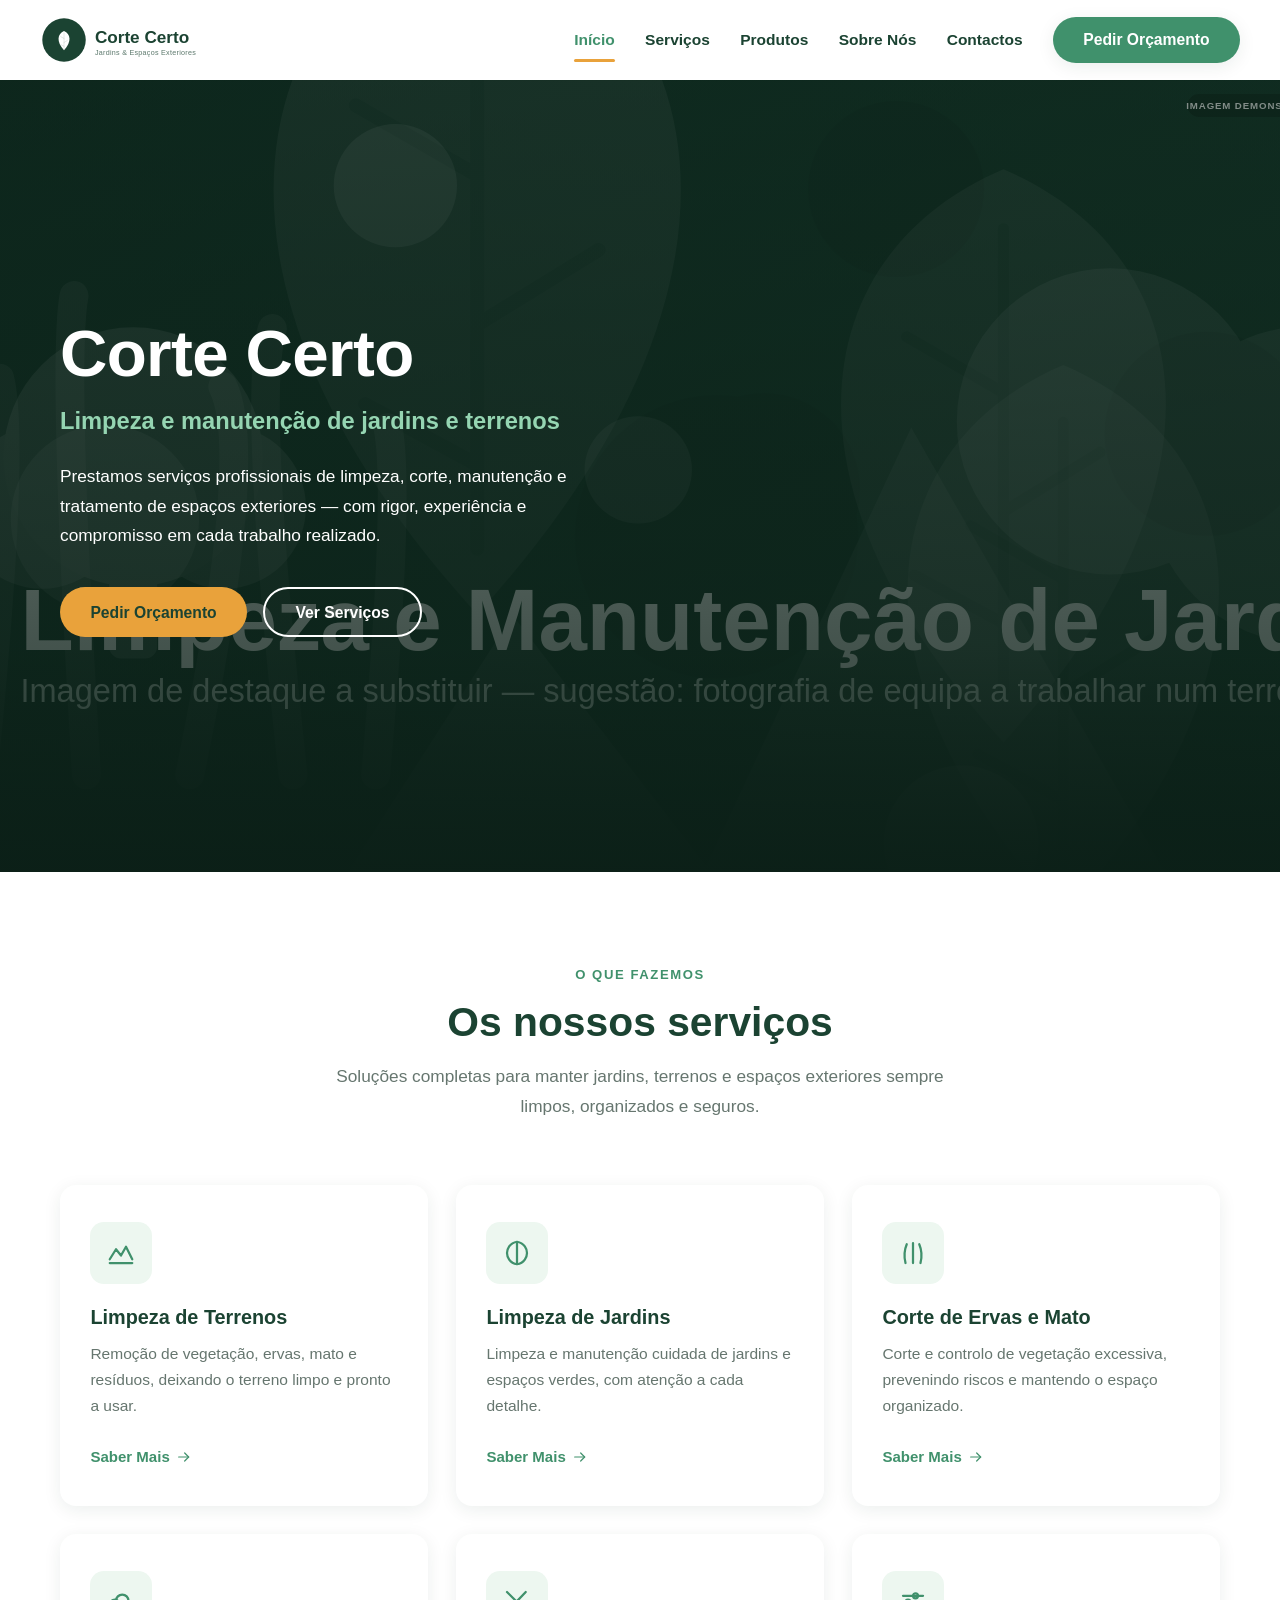
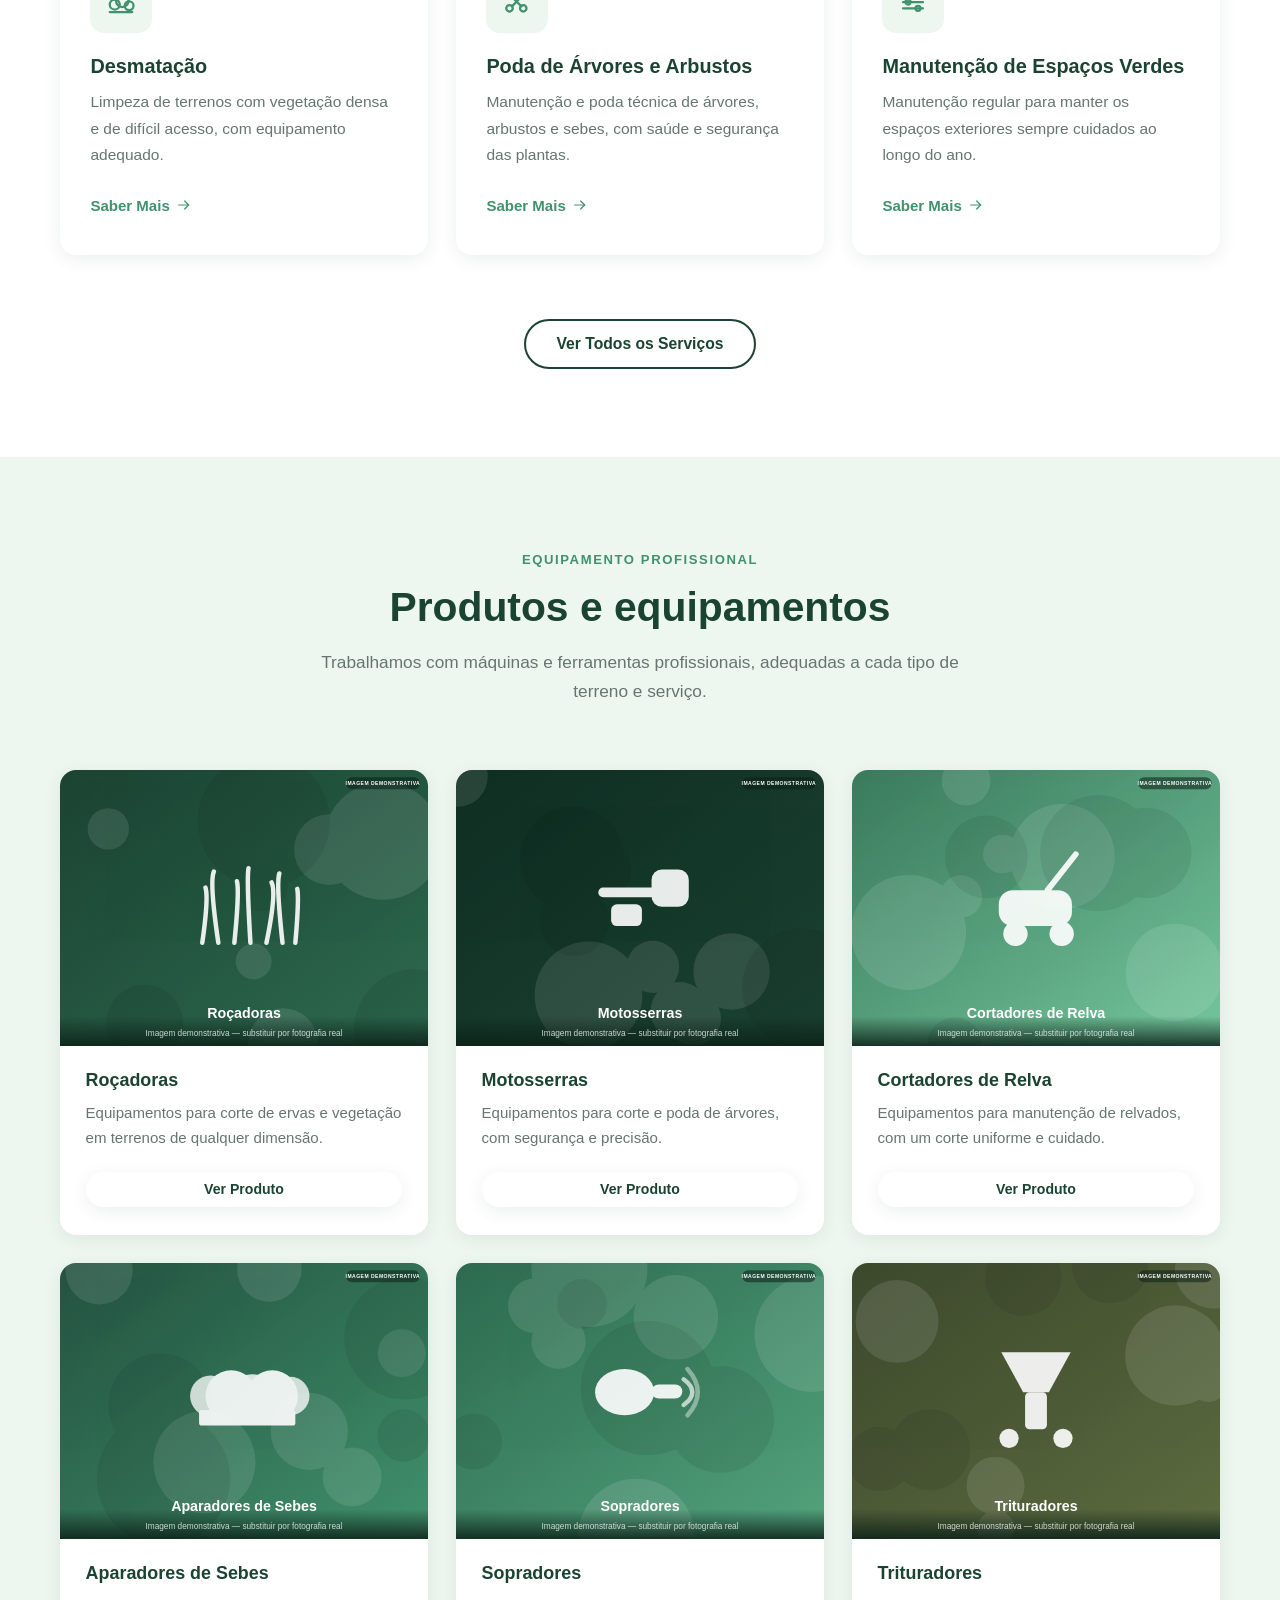
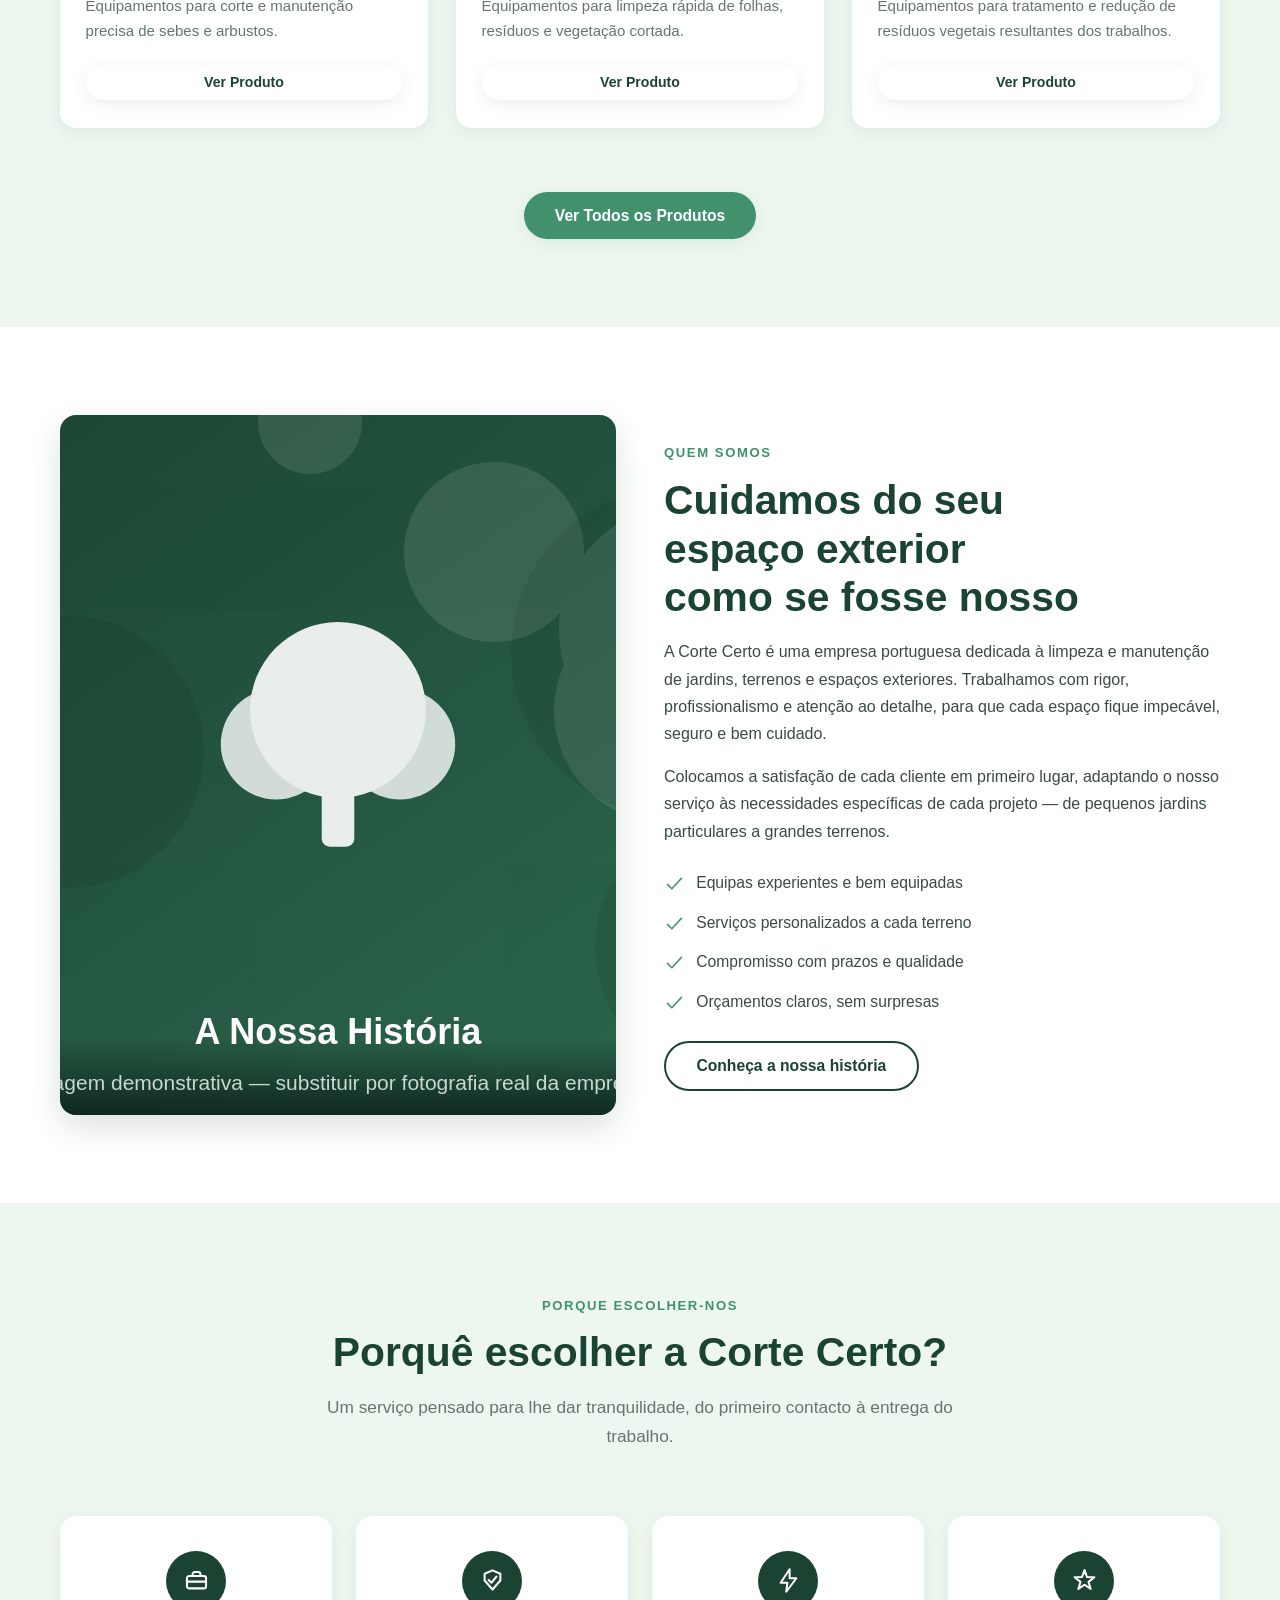
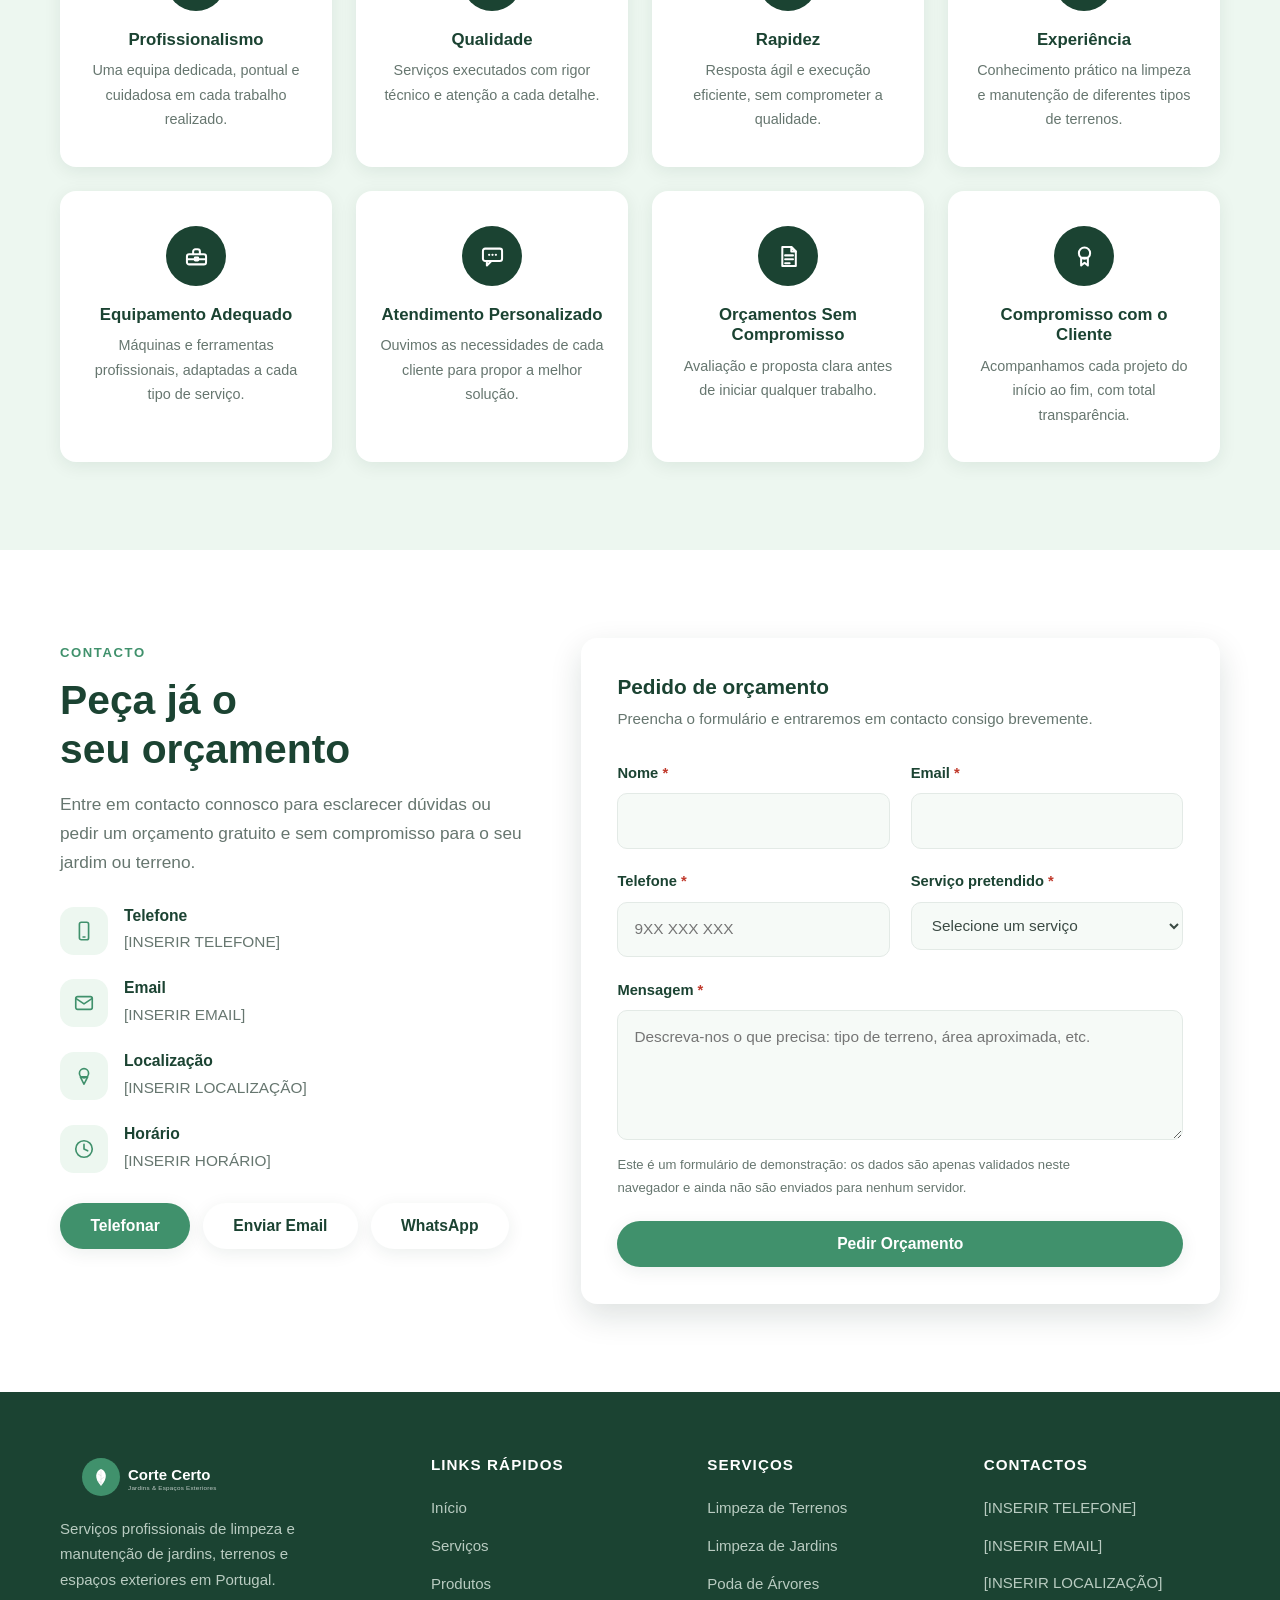
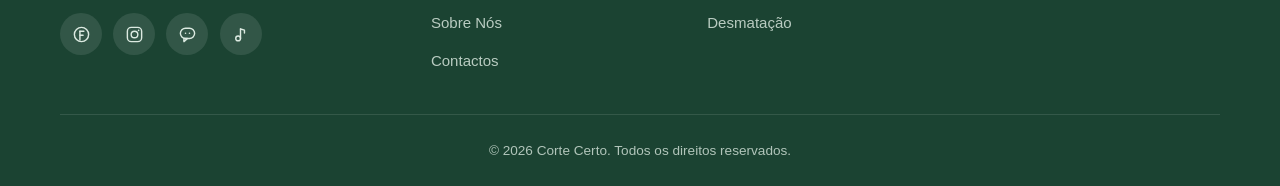
<file: index.html>
<!DOCTYPE html>
<html lang="pt-PT">
<head>
  <meta charset="UTF-8">
  <meta name="viewport" content="width=device-width, initial-scale=1.0">
  <title>Corte Certo | Limpeza de Jardins e Terrenos</title>
  <meta name="description" content="Corte Certo — serviços profissionais de limpeza de jardins, limpeza de terrenos, desmatação, poda e manutenção de espaços exteriores. Peça já o seu orçamento gratuito.">
  <meta name="keywords" content="limpeza de jardins, limpeza de terrenos, desmatação, poda de árvores, manutenção de espaços verdes, corte de mato, jardinagem">
  <meta name="author" content="Corte Certo">
  <meta name="robots" content="index, follow">

  <!-- Open Graph / partilha em redes sociais -->
  <meta property="og:title" content="Corte Certo | Limpeza de Jardins e Terrenos">
  <meta property="og:description" content="Serviços profissionais de limpeza e manutenção de jardins e terrenos.">
  <meta property="og:type" content="website">
  <meta property="og:image" content="imagens/hero/hero-inicio.svg">
  <meta property="og:locale" content="pt_PT">

  <link rel="icon" type="image/svg+xml" href="imagens/logo/favicon.svg">

  <!-- Google Fonts (opcional) — descomentar depois de escolher as fontes definitivas.
       As variáveis --fonte-titulos e --fonte-corpo em css/style.css já estão preparadas.
  <link rel="preconnect" href="https://fonts.googleapis.com">
  <link rel="preconnect" href="https://fonts.gstatic.com" crossorigin>
  <link href="https://fonts.googleapis.com/css2?family=Poppins:wght@600;700;800&family=Inter:wght@400;500;600;700&display=swap" rel="stylesheet">
  -->

  <link rel="stylesheet" href="css/style.css">
</head>
<body>

  <a class="skip-link" href="#conteudo-principal">Saltar para o conteúdo principal</a>

  <!-- ==================== CABEÇALHO ==================== -->
  <header class="cabecalho">
    <div class="cabecalho__container">
      <a href="index.html" class="logo" aria-label="Corte Certo — página inicial">
        <img src="imagens/logo/logo-corte-certo.svg" alt="Corte Certo" width="220" height="58">
      </a>

      <nav class="nav-principal" id="menu-principal" aria-label="Navegação principal">
        <ul class="nav-principal__lista">
          <li class="nav-principal__item"><a href="index.html" class="nav-principal__link" aria-current="page">Início</a></li>
          <li class="nav-principal__item"><a href="paginas/servicos/servicos.html" class="nav-principal__link">Serviços</a></li>
          <li class="nav-principal__item"><a href="paginas/produtos/produtos.html" class="nav-principal__link">Produtos</a></li>
          <li class="nav-principal__item"><a href="paginas/sobre/sobre.html" class="nav-principal__link">Sobre Nós</a></li>
          <li class="nav-principal__item"><a href="#contacto" class="nav-principal__link">Contactos</a></li>
          <li class="nav-principal__item nav-principal__item--cta">
            <a href="#contacto" class="btn btn--primario">Pedir Orçamento</a>
          </li>
        </ul>
      </nav>

      <button type="button" class="menu-toggle" aria-label="Abrir menu de navegação" aria-expanded="false" aria-controls="menu-principal">
        <span class="menu-toggle__linha"></span>
        <span class="menu-toggle__linha"></span>
        <span class="menu-toggle__linha"></span>
      </button>
    </div>
  </header>

  <main id="conteudo-principal">

    <!-- ==================== HERO ==================== -->
    <section class="hero" aria-label="Apresentação da Corte Certo">
      <img class="hero__fundo" src="imagens/hero/hero-inicio.svg" alt="" aria-hidden="true">
      <div class="hero__camada"></div>
      <div class="container">
        <div class="hero__conteudo">
          <h1 class="hero__titulo">Corte Certo</h1>
          <p class="hero__subtitulo">Limpeza e manutenção de jardins e terrenos</p>
          <p class="hero__texto">
            Prestamos serviços profissionais de limpeza, corte, manutenção e tratamento de
            espaços exteriores — com rigor, experiência e compromisso em cada trabalho realizado.
          </p>
          <div class="hero__botoes">
            <a href="#contacto" class="btn btn--destaque">Pedir Orçamento</a>
            <a href="#servicos" class="btn btn--outline">Ver Serviços</a>
          </div>
        </div>
      </div>
    </section>

    <!-- ==================== SERVIÇOS PRINCIPAIS ==================== -->
    <section class="secao" id="servicos" aria-labelledby="titulo-servicos">
      <div class="container">
        <div class="secao-cabecalho reveal">
          <span class="secao-eyebrow">O que fazemos</span>
          <h2 class="secao-titulo" id="titulo-servicos">Os nossos serviços</h2>
          <p class="secao-intro">
            Soluções completas para manter jardins, terrenos e espaços exteriores sempre
            limpos, organizados e seguros.
          </p>
        </div>

        <div class="grelha-servicos-destaque">

          <article class="cartao cartao-servico-destaque reveal">
            <div class="icone-caixa cartao-servico-destaque__icone">
              <svg viewBox="0 0 24 24" width="30" height="30" aria-hidden="true">
                <polyline points="3,17 8,9 12,14 16,7 21,17"/>
                <line x1="3" y1="20" x2="21" y2="20"/>
              </svg>
            </div>
            <h3>Limpeza de Terrenos</h3>
            <p>Remoção de vegetação, ervas, mato e resíduos, deixando o terreno limpo e pronto a usar.</p>
            <a href="paginas/servicos/servicos.html#limpeza-terrenos" class="link-saber-mais">
              Saber Mais
              <svg viewBox="0 0 24 24" width="16" height="16" aria-hidden="true"><line x1="4" y1="12" x2="19" y2="12"/><polyline points="13,6 19,12 13,18"/></svg>
            </a>
          </article>

          <article class="cartao cartao-servico-destaque reveal">
            <div class="icone-caixa cartao-servico-destaque__icone">
              <svg viewBox="0 0 24 24" width="30" height="30" aria-hidden="true">
                <path d="M12 3c6 1 8 6 8 9s-2 8-8 9c-6-1-8-6-8-9s2-8 8-9z"/>
                <line x1="12" y1="4" x2="12" y2="20"/>
              </svg>
            </div>
            <h3>Limpeza de Jardins</h3>
            <p>Limpeza e manutenção cuidada de jardins e espaços verdes, com atenção a cada detalhe.</p>
            <a href="paginas/servicos/servicos.html#limpeza-jardins" class="link-saber-mais">
              Saber Mais
              <svg viewBox="0 0 24 24" width="16" height="16" aria-hidden="true"><line x1="4" y1="12" x2="19" y2="12"/><polyline points="13,6 19,12 13,18"/></svg>
            </a>
          </article>

          <article class="cartao cartao-servico-destaque reveal">
            <div class="icone-caixa cartao-servico-destaque__icone">
              <svg viewBox="0 0 24 24" width="30" height="30" aria-hidden="true">
                <path d="M6 20 Q4 12 7 5"/>
                <path d="M12 20 Q12 10 12 4"/>
                <path d="M18 20 Q20 12 17 5"/>
              </svg>
            </div>
            <h3>Corte de Ervas e Mato</h3>
            <p>Corte e controlo de vegetação excessiva, prevenindo riscos e mantendo o espaço organizado.</p>
            <a href="paginas/servicos/servicos.html#corte-ervas" class="link-saber-mais">
              Saber Mais
              <svg viewBox="0 0 24 24" width="16" height="16" aria-hidden="true"><line x1="4" y1="12" x2="19" y2="12"/><polyline points="13,6 19,12 13,18"/></svg>
            </a>
          </article>

          <article class="cartao cartao-servico-destaque reveal">
            <div class="icone-caixa cartao-servico-destaque__icone">
              <svg viewBox="0 0 24 24" width="30" height="30" aria-hidden="true">
                <circle cx="7" cy="14" r="4"/><circle cx="13" cy="11" r="5"/><circle cx="18.5" cy="15" r="3.5"/>
                <line x1="3" y1="20" x2="21" y2="20"/>
              </svg>
            </div>
            <h3>Desmatação</h3>
            <p>Limpeza de terrenos com vegetação densa e de difícil acesso, com equipamento adequado.</p>
            <a href="paginas/servicos/servicos.html#desmatacao" class="link-saber-mais">
              Saber Mais
              <svg viewBox="0 0 24 24" width="16" height="16" aria-hidden="true"><line x1="4" y1="12" x2="19" y2="12"/><polyline points="13,6 19,12 13,18"/></svg>
            </a>
          </article>

          <article class="cartao cartao-servico-destaque reveal">
            <div class="icone-caixa cartao-servico-destaque__icone">
              <svg viewBox="0 0 24 24" width="30" height="30" aria-hidden="true">
                <line x1="8" y1="15.5" x2="19" y2="4"/><line x1="15.5" y1="15.5" x2="4" y2="4"/>
                <circle cx="6" cy="17" r="2.6"/><circle cx="17" cy="17" r="2.6"/>
              </svg>
            </div>
            <h3>Poda de Árvores e Arbustos</h3>
            <p>Manutenção e poda técnica de árvores, arbustos e sebes, com saúde e segurança das plantas.</p>
            <a href="paginas/servicos/servicos.html#poda-arvores" class="link-saber-mais">
              Saber Mais
              <svg viewBox="0 0 24 24" width="16" height="16" aria-hidden="true"><line x1="4" y1="12" x2="19" y2="12"/><polyline points="13,6 19,12 13,18"/></svg>
            </a>
          </article>

          <article class="cartao cartao-servico-destaque reveal">
            <div class="icone-caixa cartao-servico-destaque__icone">
              <svg viewBox="0 0 24 24" width="30" height="30" aria-hidden="true">
                <line x1="4" y1="7" x2="20" y2="7"/><circle cx="14" cy="7" r="2"/>
                <line x1="4" y1="12" x2="20" y2="12"/><circle cx="8" cy="12" r="2"/>
                <line x1="4" y1="17" x2="20" y2="17"/><circle cx="16" cy="17" r="2"/>
              </svg>
            </div>
            <h3>Manutenção de Espaços Verdes</h3>
            <p>Manutenção regular para manter os espaços exteriores sempre cuidados ao longo do ano.</p>
            <a href="paginas/servicos/servicos.html#manutencao-espacos-verdes" class="link-saber-mais">
              Saber Mais
              <svg viewBox="0 0 24 24" width="16" height="16" aria-hidden="true"><line x1="4" y1="12" x2="19" y2="12"/><polyline points="13,6 19,12 13,18"/></svg>
            </a>
          </article>

        </div>

        <div class="bloco-cta-central reveal">
          <a href="paginas/servicos/servicos.html" class="btn btn--outline-escuro">Ver Todos os Serviços</a>
        </div>
      </div>
    </section>

    <!-- ==================== PRODUTOS PRINCIPAIS ==================== -->
    <section class="secao secao--claro" id="produtos" aria-labelledby="titulo-produtos">
      <div class="container">
        <div class="secao-cabecalho reveal">
          <span class="secao-eyebrow">Equipamento profissional</span>
          <h2 class="secao-titulo" id="titulo-produtos">Produtos e equipamentos</h2>
          <p class="secao-intro">
            Trabalhamos com máquinas e ferramentas profissionais, adequadas a cada tipo de
            terreno e serviço.
          </p>
        </div>

        <div class="grelha-produtos-destaque">

          <article class="cartao cartao-produto-destaque reveal">
            <div class="cartao-produto-destaque__imagem">
              <img src="imagens/produtos/rocadoras.svg" alt="Roçadora profissional para corte de ervas e vegetação" width="800" height="600" loading="lazy">
            </div>
            <div class="cartao-produto-destaque__corpo">
              <h3>Roçadoras</h3>
              <p>Equipamentos para corte de ervas e vegetação em terrenos de qualquer dimensão.</p>
              <a href="paginas/produtos/produtos.html#rocadoras" class="btn btn--secundario btn--pequeno">Ver Produto</a>
            </div>
          </article>

          <article class="cartao cartao-produto-destaque reveal">
            <div class="cartao-produto-destaque__imagem">
              <img src="imagens/produtos/motosserras.svg" alt="Motosserra profissional para corte e poda de árvores" width="800" height="600" loading="lazy">
            </div>
            <div class="cartao-produto-destaque__corpo">
              <h3>Motosserras</h3>
              <p>Equipamentos para corte e poda de árvores, com segurança e precisão.</p>
              <a href="paginas/produtos/produtos.html#motosserras" class="btn btn--secundario btn--pequeno">Ver Produto</a>
            </div>
          </article>

          <article class="cartao cartao-produto-destaque reveal">
            <div class="cartao-produto-destaque__imagem">
              <img src="imagens/produtos/cortadores-relva.svg" alt="Cortador de relva para manutenção de relvados" width="800" height="600" loading="lazy">
            </div>
            <div class="cartao-produto-destaque__corpo">
              <h3>Cortadores de Relva</h3>
              <p>Equipamentos para manutenção de relvados, com um corte uniforme e cuidado.</p>
              <a href="paginas/produtos/produtos.html#cortadores-relva" class="btn btn--secundario btn--pequeno">Ver Produto</a>
            </div>
          </article>

          <article class="cartao cartao-produto-destaque reveal">
            <div class="cartao-produto-destaque__imagem">
              <img src="imagens/produtos/aparadores-sebes.svg" alt="Aparador de sebes para corte e manutenção de sebes" width="800" height="600" loading="lazy">
            </div>
            <div class="cartao-produto-destaque__corpo">
              <h3>Aparadores de Sebes</h3>
              <p>Equipamentos para corte e manutenção precisa de sebes e arbustos.</p>
              <a href="paginas/produtos/produtos.html#aparadores-sebes" class="btn btn--secundario btn--pequeno">Ver Produto</a>
            </div>
          </article>

          <article class="cartao cartao-produto-destaque reveal">
            <div class="cartao-produto-destaque__imagem">
              <img src="imagens/produtos/sopradores.svg" alt="Soprador para limpeza de folhas e resíduos" width="800" height="600" loading="lazy">
            </div>
            <div class="cartao-produto-destaque__corpo">
              <h3>Sopradores</h3>
              <p>Equipamentos para limpeza rápida de folhas, resíduos e vegetação cortada.</p>
              <a href="paginas/produtos/produtos.html#sopradores" class="btn btn--secundario btn--pequeno">Ver Produto</a>
            </div>
          </article>

          <article class="cartao cartao-produto-destaque reveal">
            <div class="cartao-produto-destaque__imagem">
              <img src="imagens/produtos/trituradores.svg" alt="Triturador para tratamento de resíduos vegetais" width="800" height="600" loading="lazy">
            </div>
            <div class="cartao-produto-destaque__corpo">
              <h3>Trituradores</h3>
              <p>Equipamentos para tratamento e redução de resíduos vegetais resultantes dos trabalhos.</p>
              <a href="paginas/produtos/produtos.html#trituradores" class="btn btn--secundario btn--pequeno">Ver Produto</a>
            </div>
          </article>

        </div>

        <div class="bloco-cta-central reveal">
          <a href="paginas/produtos/produtos.html" class="btn btn--primario">Ver Todos os Produtos</a>
        </div>
      </div>
    </section>

    <!-- ==================== QUEM SOMOS ==================== -->
    <section class="secao" id="quem-somos" aria-labelledby="titulo-quem-somos">
      <div class="container">
        <div class="quem-somos__grelha">
          <div class="quem-somos__imagem reveal">
            <img src="imagens/sobre/historia.svg" alt="Imagem demonstrativa representando a equipa Corte Certo" width="1000" height="700" loading="lazy">
          </div>
          <div class="quem-somos__texto reveal">
            <span class="secao-eyebrow">Quem Somos</span>
            <h2 class="secao-titulo">Cuidamos do seu espaço exterior como se fosse nosso</h2>
            <p>
              A Corte Certo é uma empresa portuguesa dedicada à limpeza e manutenção de jardins,
              terrenos e espaços exteriores. Trabalhamos com rigor, profissionalismo e atenção ao
              detalhe, para que cada espaço fique impecável, seguro e bem cuidado.
            </p>
            <p>
              Colocamos a satisfação de cada cliente em primeiro lugar, adaptando o nosso serviço
              às necessidades específicas de cada projeto — de pequenos jardins particulares a
              grandes terrenos.
            </p>

            <ul class="quem-somos__lista-check">
              <li>
                <svg viewBox="0 0 24 24" width="21" height="21" aria-hidden="true"><polyline points="4,13 9,18 20,6"/></svg>
                Equipas experientes e bem equipadas
              </li>
              <li>
                <svg viewBox="0 0 24 24" width="21" height="21" aria-hidden="true"><polyline points="4,13 9,18 20,6"/></svg>
                Serviços personalizados a cada terreno
              </li>
              <li>
                <svg viewBox="0 0 24 24" width="21" height="21" aria-hidden="true"><polyline points="4,13 9,18 20,6"/></svg>
                Compromisso com prazos e qualidade
              </li>
              <li>
                <svg viewBox="0 0 24 24" width="21" height="21" aria-hidden="true"><polyline points="4,13 9,18 20,6"/></svg>
                Orçamentos claros, sem surpresas
              </li>
            </ul>

            <a href="paginas/sobre/sobre.html" class="btn btn--outline-escuro">Conheça a nossa história</a>
          </div>
        </div>
      </div>
    </section>

    <!-- ==================== VANTAGENS ==================== -->
    <section class="secao secao--claro" id="vantagens" aria-labelledby="titulo-vantagens">
      <div class="container">
        <div class="secao-cabecalho reveal">
          <span class="secao-eyebrow">Porque escolher-nos</span>
          <h2 class="secao-titulo" id="titulo-vantagens">Porquê escolher a Corte Certo?</h2>
          <p class="secao-intro">Um serviço pensado para lhe dar tranquilidade, do primeiro contacto à entrega do trabalho.</p>
        </div>

        <div class="grelha-vantagens">

          <div class="cartao cartao-vantagem reveal">
            <div class="cartao-vantagem__icone">
              <svg viewBox="0 0 24 24" width="27" height="27" aria-hidden="true">
                <rect x="3.5" y="8" width="17" height="11" rx="2"/>
                <path d="M8.5 8V6.5a2 2 0 0 1 2-2h3a2 2 0 0 1 2 2V8"/>
                <line x1="3.5" y1="13" x2="20.5" y2="13"/>
              </svg>
            </div>
            <h3>Profissionalismo</h3>
            <p>Uma equipa dedicada, pontual e cuidadosa em cada trabalho realizado.</p>
          </div>

          <div class="cartao cartao-vantagem reveal">
            <div class="cartao-vantagem__icone">
              <svg viewBox="0 0 24 24" width="27" height="27" aria-hidden="true">
                <polygon points="12,3 19,6 19,12 12,20 5,12 5,6"/>
                <polyline points="8.5,11.5 11,14 15.5,8.5"/>
              </svg>
            </div>
            <h3>Qualidade</h3>
            <p>Serviços executados com rigor técnico e atenção a cada detalhe.</p>
          </div>

          <div class="cartao cartao-vantagem reveal">
            <div class="cartao-vantagem__icone">
              <svg viewBox="0 0 24 24" width="27" height="27" aria-hidden="true">
                <path d="M13 2 5 14h6l-1 8 9-12h-6z"/>
              </svg>
            </div>
            <h3>Rapidez</h3>
            <p>Resposta ágil e execução eficiente, sem comprometer a qualidade.</p>
          </div>

          <div class="cartao cartao-vantagem reveal">
            <div class="cartao-vantagem__icone">
              <svg viewBox="0 0 24 24" width="27" height="27" aria-hidden="true">
                <polygon points="12,2.7 14.2,8.9 20.8,9.1 15.6,13.2 17.5,19.5 12,15.8 6.5,19.5 8.4,13.2 3.2,9.1 9.8,8.9"/>
              </svg>
            </div>
            <h3>Experiência</h3>
            <p>Conhecimento prático na limpeza e manutenção de diferentes tipos de terrenos.</p>
          </div>

          <div class="cartao cartao-vantagem reveal">
            <div class="cartao-vantagem__icone">
              <svg viewBox="0 0 24 24" width="27" height="27" aria-hidden="true">
                <rect x="3.5" y="10" width="17" height="9" rx="2"/>
                <path d="M9 10V7.5a2 2 0 0 1 2-2h2a2 2 0 0 1 2 2V10"/>
                <rect x="10.5" y="13" width="3" height="2.5" rx="0.4"/>
                <line x1="3.5" y1="14.5" x2="20.5" y2="14.5"/>
              </svg>
            </div>
            <h3>Equipamento Adequado</h3>
            <p>Máquinas e ferramentas profissionais, adaptadas a cada tipo de serviço.</p>
          </div>

          <div class="cartao cartao-vantagem reveal">
            <div class="cartao-vantagem__icone">
              <svg viewBox="0 0 24 24" width="27" height="27" aria-hidden="true">
                <rect x="3.5" y="5" width="17" height="11" rx="2"/>
                <polygon points="7,16 7,20 11,16"/>
                <circle cx="9" cy="10.5" r="1" fill="currentColor" stroke="none"/>
                <circle cx="12" cy="10.5" r="1" fill="currentColor" stroke="none"/>
                <circle cx="15" cy="10.5" r="1" fill="currentColor" stroke="none"/>
              </svg>
            </div>
            <h3>Atendimento Personalizado</h3>
            <p>Ouvimos as necessidades de cada cliente para propor a melhor solução.</p>
          </div>

          <div class="cartao cartao-vantagem reveal">
            <div class="cartao-vantagem__icone">
              <svg viewBox="0 0 24 24" width="27" height="27" aria-hidden="true">
                <path d="M6.5 3.5 H14.5 L18.5 7.5 V20.5 H6.5 Z"/>
                <path d="M14.5 3.5 18.5 7.5 14.5 7.5 Z"/>
                <line x1="9" y1="11" x2="16" y2="11"/>
                <line x1="9" y1="14.5" x2="16" y2="14.5"/>
                <line x1="9" y1="18" x2="13" y2="18"/>
              </svg>
            </div>
            <h3>Orçamentos Sem Compromisso</h3>
            <p>Avaliação e proposta clara antes de iniciar qualquer trabalho.</p>
          </div>

          <div class="cartao cartao-vantagem reveal">
            <div class="cartao-vantagem__icone">
              <svg viewBox="0 0 24 24" width="27" height="27" aria-hidden="true">
                <circle cx="12" cy="9" r="5"/>
                <polygon points="9,13.2 9,20 12,17.5 15,20 15,13.2"/>
              </svg>
            </div>
            <h3>Compromisso com o Cliente</h3>
            <p>Acompanhamos cada projeto do início ao fim, com total transparência.</p>
          </div>

        </div>
      </div>
    </section>

    <!-- ==================== CONTACTO ==================== -->
    <section class="secao" id="contacto" aria-labelledby="titulo-contacto">
      <div class="container">
        <div class="contacto__grelha">

          <div class="reveal">
            <span class="secao-eyebrow">Contacto</span>
            <h2 class="secao-titulo" id="titulo-contacto">Peça já o seu orçamento</h2>
            <p class="secao-intro secao-intro--esquerda">
              Entre em contacto connosco para esclarecer dúvidas ou pedir um orçamento gratuito
              e sem compromisso para o seu jardim ou terreno.
            </p>

            <!-- IMPORTANTE: substituir os dados de contacto abaixo pelos dados reais
                 da empresa (ver instruções em README.md → "Como alterar contactos"). -->
            <ul class="contacto__lista">
              <li class="contacto__item">
                <span class="icone-caixa contacto__item-icone">
                  <svg viewBox="0 0 24 24" width="22" height="22" aria-hidden="true"><rect x="7" y="2.5" width="10" height="19" rx="2"/><line x1="11" y1="18.5" x2="13" y2="18.5"/></svg>
                </span>
                <div>
                  <h3>Telefone</h3>
                  <p><a href="tel:+351XXXXXXXXX">[INSERIR TELEFONE]</a></p>
                </div>
              </li>
              <li class="contacto__item">
                <span class="icone-caixa contacto__item-icone">
                  <svg viewBox="0 0 24 24" width="22" height="22" aria-hidden="true"><rect x="3" y="5" width="18" height="14" rx="2"/><polyline points="3,7 12,13 21,7"/></svg>
                </span>
                <div>
                  <h3>Email</h3>
                  <p><a href="mailto:INSERIR_EMAIL@corte-certo.pt">[INSERIR EMAIL]</a></p>
                </div>
              </li>
              <li class="contacto__item">
                <span class="icone-caixa contacto__item-icone">
                  <svg viewBox="0 0 24 24" width="22" height="22" aria-hidden="true"><circle cx="12" cy="9" r="5"/><polygon points="8,13 16,13 12,21"/></svg>
                </span>
                <div>
                  <h3>Localização</h3>
                  <p>[INSERIR LOCALIZAÇÃO]</p>
                </div>
              </li>
              <li class="contacto__item">
                <span class="icone-caixa contacto__item-icone">
                  <svg viewBox="0 0 24 24" width="22" height="22" aria-hidden="true"><circle cx="12" cy="12" r="9"/><polyline points="12,7 12,12 16,14"/></svg>
                </span>
                <div>
                  <h3>Horário</h3>
                  <p>[INSERIR HORÁRIO]</p>
                </div>
              </li>
            </ul>

            <div class="contacto__botoes">
              <a href="tel:+351XXXXXXXXX" class="btn btn--primario">Telefonar</a>
              <a href="mailto:INSERIR_EMAIL@corte-certo.pt" class="btn btn--secundario">Enviar Email</a>
              <a href="https://wa.me/351XXXXXXXXX" class="btn btn--secundario" target="_blank" rel="noopener">WhatsApp</a>
            </div>
          </div>

          <div class="reveal">
            <div class="formulario">
              <h3>Pedido de orçamento</h3>
              <p>Preencha o formulário e entraremos em contacto consigo brevemente.</p>

              <form id="form-contacto" novalidate>
                <div class="formulario__linha">
                  <div class="campo">
                    <label for="nome">Nome <span class="obrigatorio">*</span></label>
                    <input type="text" id="nome" name="nome" autocomplete="name" required minlength="2">
                    <span class="campo__erro">Indique o seu nome (mínimo 2 caracteres).</span>
                  </div>
                  <div class="campo">
                    <label for="email">Email <span class="obrigatorio">*</span></label>
                    <input type="email" id="email" name="email" autocomplete="email" required>
                    <span class="campo__erro">Indique um email válido.</span>
                  </div>
                </div>

                <div class="formulario__linha">
                  <div class="campo">
                    <label for="telefone">Telefone <span class="obrigatorio">*</span></label>
                    <input type="tel" id="telefone" name="telefone" autocomplete="tel" required placeholder="9XX XXX XXX">
                    <span class="campo__erro">Indique um número de telefone válido.</span>
                  </div>
                  <div class="campo">
                    <label for="servico">Serviço pretendido <span class="obrigatorio">*</span></label>
                    <select id="servico" name="servico" required>
                      <option value="">Selecione um serviço</option>
                      <option>Limpeza de Terrenos</option>
                      <option>Limpeza de Jardins</option>
                      <option>Corte de Ervas e Mato</option>
                      <option>Desmatação</option>
                      <option>Poda de Árvores e Arbustos</option>
                      <option>Manutenção de Espaços Verdes</option>
                      <option>Outro</option>
                    </select>
                    <span class="campo__erro">Selecione o serviço pretendido.</span>
                  </div>
                </div>

                <div class="campo">
                  <label for="mensagem">Mensagem <span class="obrigatorio">*</span></label>
                  <textarea id="mensagem" name="mensagem" required minlength="10" placeholder="Descreva-nos o que precisa: tipo de terreno, área aproximada, etc."></textarea>
                  <span class="campo__erro">Escreva uma mensagem com pelo menos 10 caracteres.</span>
                </div>

                <p class="formulario__nota">
                  Este é um formulário de demonstração: os dados são apenas validados neste
                  navegador e ainda não são enviados para nenhum servidor.
                </p>

                <button type="submit" class="btn btn--primario btn--bloco">Pedir Orçamento</button>
              </form>

              <div class="formulario__sucesso" role="status" aria-live="polite">
                <svg viewBox="0 0 24 24" width="26" height="26" aria-hidden="true"><circle cx="12" cy="12" r="9"/><polyline points="8,12.5 11,15.5 16,9"/></svg>
                <div>
                  <h3>Pedido validado com sucesso!</h3>
                  <p>
                    Obrigado pelo seu contacto. Esta é uma demonstração: o envio real para a
                    Corte Certo ainda não está ativo, mas o formulário está pronto para ser
                    ligado a um serviço de envio de emails.
                  </p>
                </div>
              </div>
            </div>
          </div>

        </div>
      </div>
    </section>

  </main>

  <!-- ==================== RODAPÉ ==================== -->
  <footer class="rodape">
    <div class="container">
      <div class="rodape__topo">

        <div class="rodape__marca">
          <img src="imagens/logo/logo-corte-certo-branco.svg" alt="Corte Certo" width="200" height="52">
          <p class="rodape__descricao">
            Serviços profissionais de limpeza e manutenção de jardins, terrenos e espaços
            exteriores em Portugal.
          </p>
          <!-- Redes sociais: substituir os href="#" pelos links reais (ver README.md) -->
          <div class="rodape__redes">
            <a href="https://www.facebook.com/profile.php?id=61594352715528" class="rodape__link-social" aria-label="Facebook da Corte Certo" title="[LINK FACEBOOK]">
              <svg viewBox="0 0 24 24" width="19" height="19" aria-hidden="true"><circle cx="12" cy="12" r="9"/><line x1="10" y1="8" x2="10" y2="19"/><line x1="10" y1="8" x2="15" y2="8"/><line x1="10" y1="13" x2="14" y2="13"/></svg>
            </a>
            <a href="#" class="rodape__link-social" aria-label="Instagram da Corte Certo" title="[LINK INSTAGRAM]">
              <svg viewBox="0 0 24 24" width="19" height="19" aria-hidden="true"><rect x="3" y="3" width="18" height="18" rx="5"/><circle cx="12" cy="12" r="4.2"/><circle cx="17.2" cy="6.8" r="1" fill="currentColor" stroke="none"/></svg>
            </a>
            <a href="#" class="rodape__link-social" aria-label="WhatsApp da Corte Certo" title="[LINK WHATSAPP]">
              <svg viewBox="0 0 24 24" width="19" height="19" aria-hidden="true"><rect x="3" y="4" width="18" height="13" rx="6.5"/><polygon points="7.5,17 7.5,21 12,17"/><circle cx="9.5" cy="10.5" r="1" fill="currentColor" stroke="none"/><circle cx="14.5" cy="10.5" r="1" fill="currentColor" stroke="none"/></svg>
            </a>
            <a href="#" class="rodape__link-social" aria-label="TikTok da Corte Certo" title="[LINK TIKTOK]">
              <svg viewBox="0 0 24 24" width="19" height="19" aria-hidden="true"><circle cx="9" cy="17" r="3"/><line x1="12" y1="17" x2="12" y2="5"/><polyline points="12,5 17,6.5 17,10"/></svg>
            </a>
          </div>
        </div>

        <nav class="rodape__coluna" aria-label="Links rápidos">
          <h3>Links Rápidos</h3>
          <ul>
            <li><a href="index.html">Início</a></li>
            <li><a href="paginas/servicos/servicos.html">Serviços</a></li>
            <li><a href="paginas/produtos/produtos.html">Produtos</a></li>
            <li><a href="paginas/sobre/sobre.html">Sobre Nós</a></li>
            <li><a href="#contacto">Contactos</a></li>
          </ul>
        </nav>

        <nav class="rodape__coluna" aria-label="Principais serviços">
          <h3>Serviços</h3>
          <ul>
            <li><a href="paginas/servicos/servicos.html#limpeza-terrenos">Limpeza de Terrenos</a></li>
            <li><a href="paginas/servicos/servicos.html#limpeza-jardins">Limpeza de Jardins</a></li>
            <li><a href="paginas/servicos/servicos.html#poda-arvores">Poda de Árvores</a></li>
            <li><a href="paginas/servicos/servicos.html#desmatacao">Desmatação</a></li>
          </ul>
        </nav>

        <div class="rodape__coluna">
          <h3>Contactos</h3>
          <ul>
            <li><a href="tel:+351XXXXXXXXX">[INSERIR TELEFONE]</a></li>
            <li><a href="mailto:INSERIR_EMAIL@corte-certo.pt">[INSERIR EMAIL]</a></li>
            <li><address>[INSERIR LOCALIZAÇÃO]</address></li>
          </ul>
        </div>

      </div>

      <div class="rodape__base">
        <p>&copy; <span class="ano-atual">2026</span> Corte Certo. Todos os direitos reservados.</p>
      </div>
    </div>
  </footer>

  <button type="button" class="botao-topo" aria-label="Voltar ao topo">
    <svg viewBox="0 0 24 24" width="22" height="22" aria-hidden="true"><line x1="12" y1="19" x2="12" y2="5"/><polyline points="6,11 12,5 18,11"/></svg>
  </button>

  <script src="js/main.js"></script>
</body>
</html>
</file>
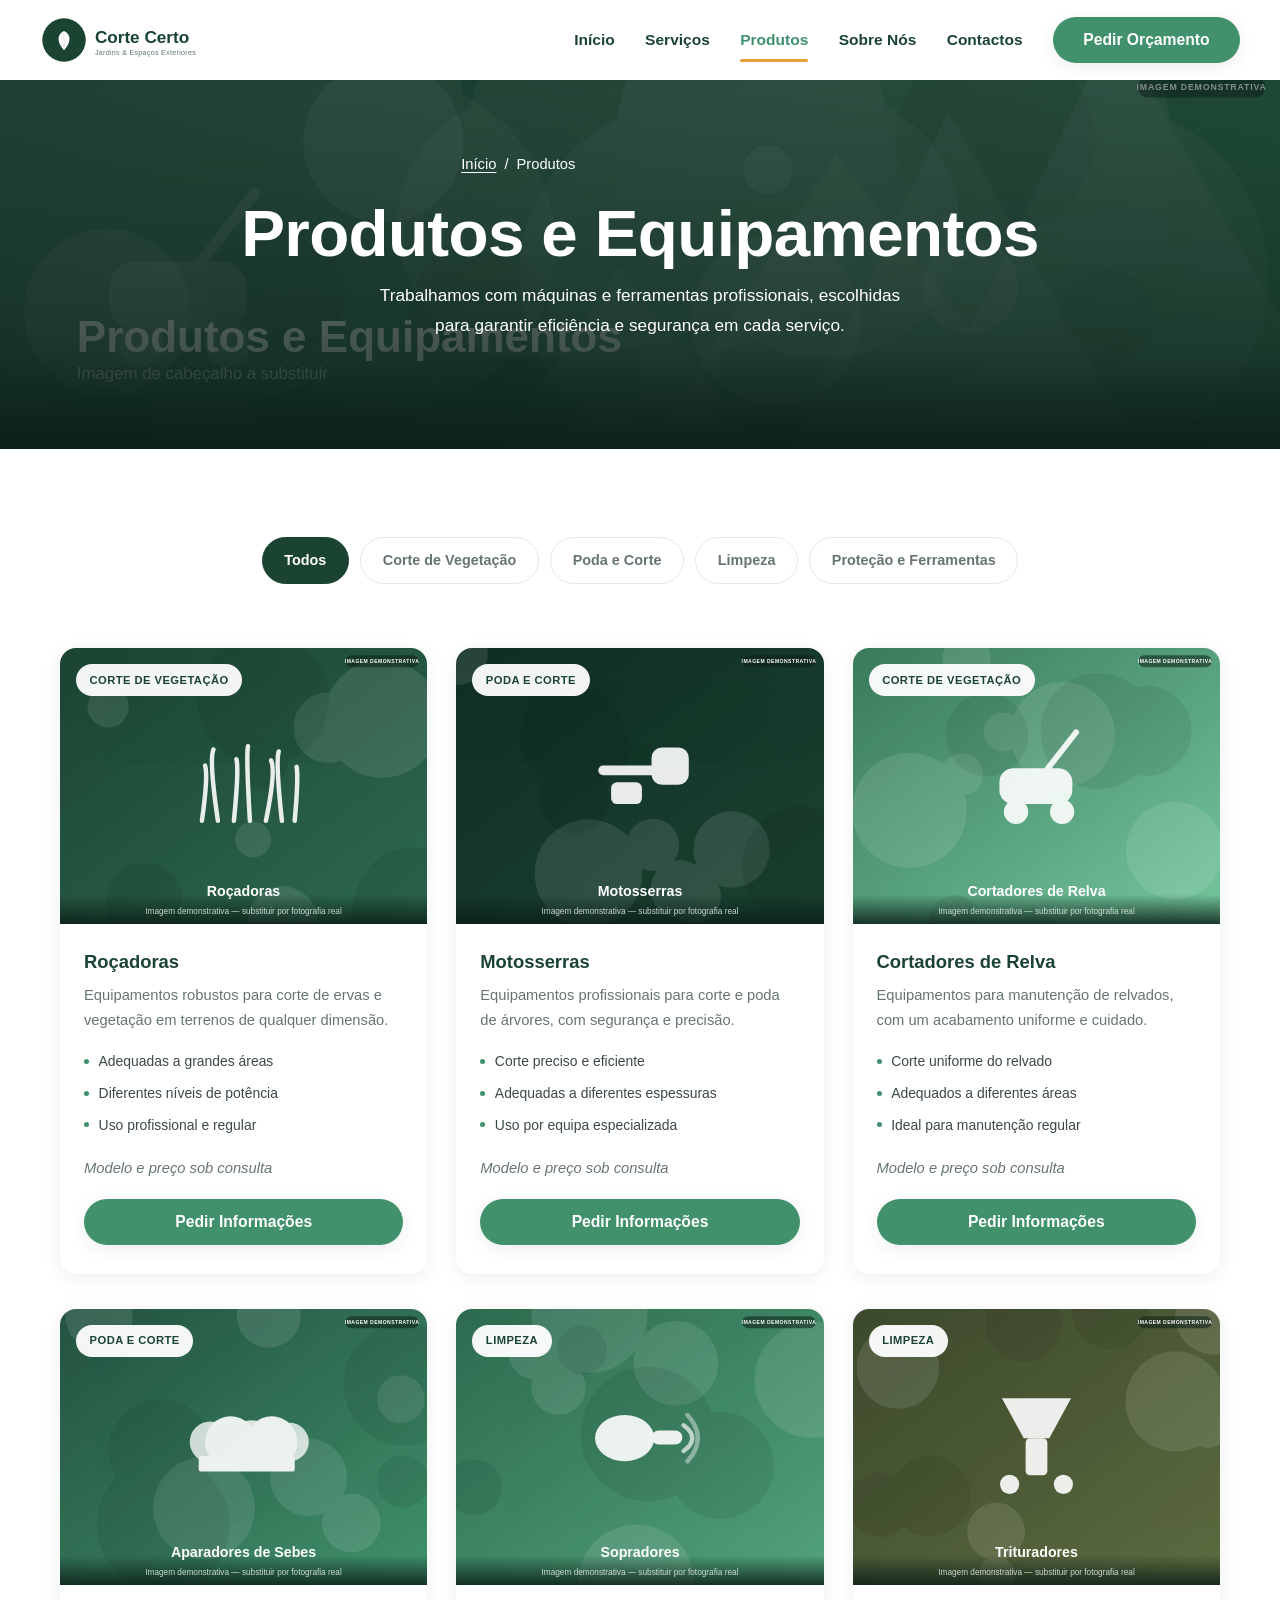
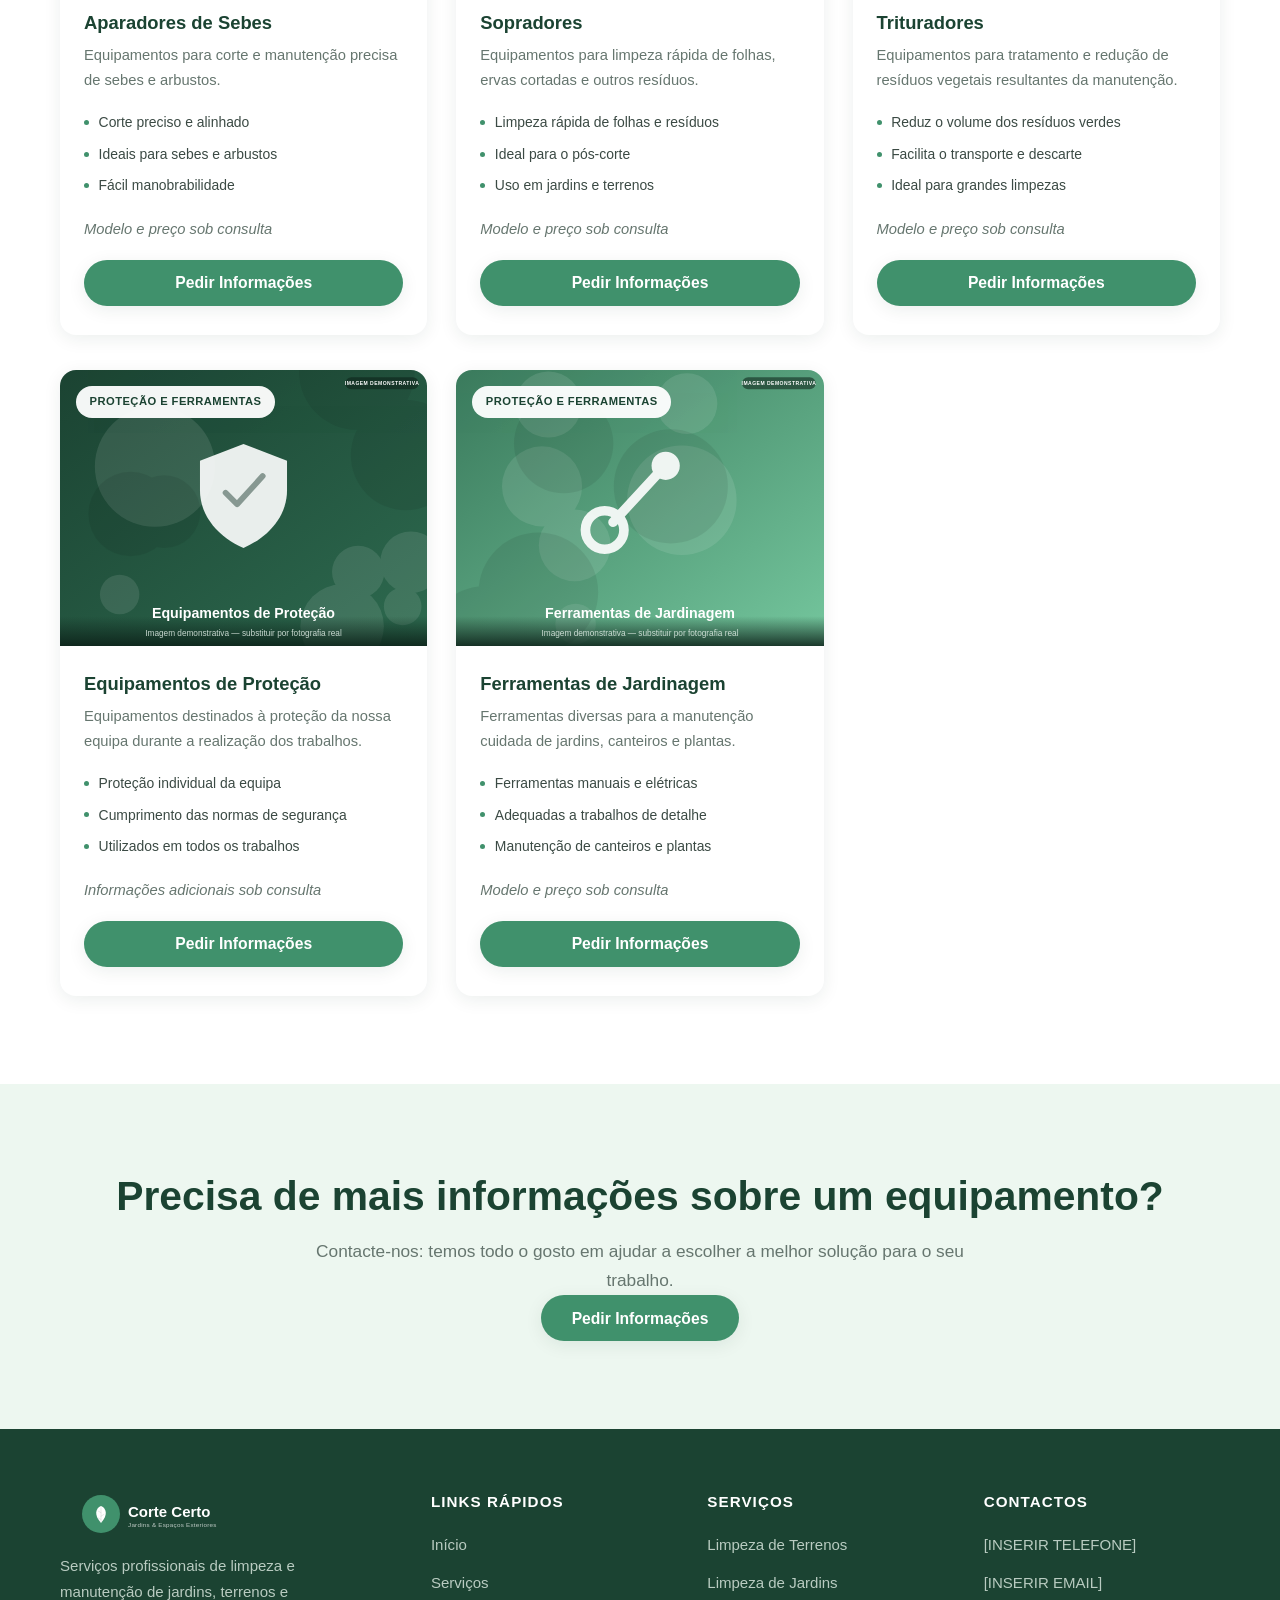
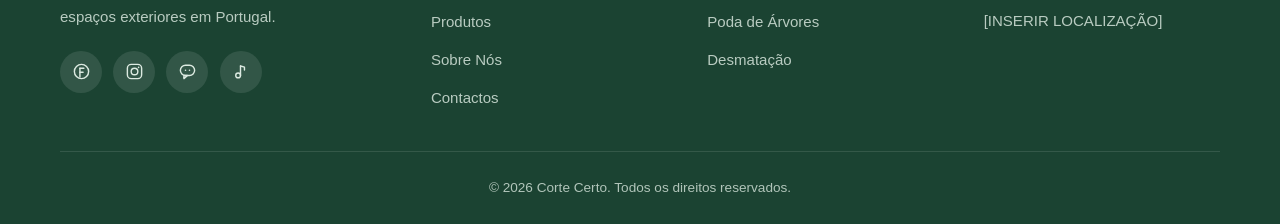
<file: paginas/produtos/produtos.html>
<!DOCTYPE html>
<html lang="pt-PT">
<head>
  <meta charset="UTF-8">
  <meta name="viewport" content="width=device-width, initial-scale=1.0">
  <title>Produtos e Equipamentos | Corte Certo</title>
  <meta name="description" content="Conheça os equipamentos profissionais utilizados pela Corte Certo: roçadoras, motosserras, cortadores de relva, aparadores de sebes, sopradores, trituradores e muito mais.">
  <meta name="robots" content="index, follow">
  <meta property="og:title" content="Produtos e Equipamentos | Corte Certo">
  <meta property="og:description" content="Equipamentos profissionais para limpeza e manutenção de jardins e terrenos.">
  <meta property="og:type" content="website">
  <meta property="og:locale" content="pt_PT">

  <link rel="icon" type="image/svg+xml" href="../../imagens/logo/favicon.svg">

  <link rel="stylesheet" href="../../css/style.css">
  <link rel="stylesheet" href="../../css/produtos.css">
</head>
<body>

  <a class="skip-link" href="#conteudo-principal">Saltar para o conteúdo principal</a>

  <!-- ==================== CABEÇALHO ==================== -->
  <header class="cabecalho">
    <div class="cabecalho__container">
      <a href="../../index.html" class="logo" aria-label="Corte Certo — página inicial">
        <img src="../../imagens/logo/logo-corte-certo.svg" alt="Corte Certo" width="220" height="58">
      </a>

      <nav class="nav-principal" id="menu-principal" aria-label="Navegação principal">
        <ul class="nav-principal__lista">
          <li class="nav-principal__item"><a href="../../index.html" class="nav-principal__link">Início</a></li>
          <li class="nav-principal__item"><a href="../servicos/servicos.html" class="nav-principal__link">Serviços</a></li>
          <li class="nav-principal__item"><a href="produtos.html" class="nav-principal__link" aria-current="page">Produtos</a></li>
          <li class="nav-principal__item"><a href="../sobre/sobre.html" class="nav-principal__link">Sobre Nós</a></li>
          <li class="nav-principal__item"><a href="../../index.html#contacto" class="nav-principal__link">Contactos</a></li>
          <li class="nav-principal__item nav-principal__item--cta">
            <a href="../../index.html#contacto" class="btn btn--primario">Pedir Orçamento</a>
          </li>
        </ul>
      </nav>

      <button type="button" class="menu-toggle" aria-label="Abrir menu de navegação" aria-expanded="false" aria-controls="menu-principal">
        <span class="menu-toggle__linha"></span>
        <span class="menu-toggle__linha"></span>
        <span class="menu-toggle__linha"></span>
      </button>
    </div>
  </header>

  <main id="conteudo-principal">

    <!-- ==================== HERO DA PÁGINA ==================== -->
    <section class="hero hero--pagina" aria-label="Cabeçalho da página de produtos">
      <img class="hero__fundo" src="../../imagens/hero/hero-produtos.svg" alt="" aria-hidden="true">
      <div class="hero__camada"></div>
      <div class="container">
        <div class="hero__conteudo">
          <p class="trilha">
            <a href="../../index.html">Início</a> <span aria-hidden="true">/</span> <span>Produtos</span>
          </p>
          <h1 class="hero__titulo">Produtos e Equipamentos</h1>
          <p class="hero__texto">
            Trabalhamos com máquinas e ferramentas profissionais, escolhidas para garantir
            eficiência e segurança em cada serviço.
          </p>
        </div>
      </div>
    </section>

    <!-- ==================== GRELHA DE PRODUTOS ==================== -->
    <section class="secao" aria-labelledby="titulo-lista-produtos">
      <div class="container">
        <h2 class="visualmente-oculto" id="titulo-lista-produtos">Lista de produtos e equipamentos</h2>

        <div class="filtro-produtos" role="group" aria-label="Filtrar produtos por categoria">
          <button type="button" class="filtro-produtos__btn" data-filtro="todos" aria-pressed="true">Todos</button>
          <button type="button" class="filtro-produtos__btn" data-filtro="corte" aria-pressed="false">Corte de Vegetação</button>
          <button type="button" class="filtro-produtos__btn" data-filtro="poda" aria-pressed="false">Poda e Corte</button>
          <button type="button" class="filtro-produtos__btn" data-filtro="limpeza" aria-pressed="false">Limpeza</button>
          <button type="button" class="filtro-produtos__btn" data-filtro="protecao" aria-pressed="false">Proteção e Ferramentas</button>
        </div>

        <div class="grelha-produtos">

          <!-- 1. Roçadoras -->
          <article class="cartao cartao-produto-completo reveal" id="rocadoras" data-categoria="corte">
            <div class="cartao-produto-completo__imagem">
              <img src="../../imagens/produtos/rocadoras.svg" alt="Roçadora profissional — imagem demonstrativa" loading="lazy">
              <span class="cartao-produto-completo__categoria">Corte de Vegetação</span>
            </div>
            <div class="cartao-produto-completo__corpo">
              <h3>Roçadoras</h3>
              <p>Equipamentos robustos para corte de ervas e vegetação em terrenos de qualquer dimensão.</p>
              <ul class="cartao-produto-completo__caracteristicas">
                <li>Adequadas a grandes áreas</li>
                <li>Diferentes níveis de potência</li>
                <li>Uso profissional e regular</li>
              </ul>
              <p class="cartao-produto-completo__nota">Modelo e preço sob consulta</p>
              <a href="../../index.html?servico=Outro#contacto" class="btn btn--primario btn--bloco">Pedir Informações</a>
            </div>
          </article>

          <!-- 2. Motosserras -->
          <article class="cartao cartao-produto-completo reveal" id="motosserras" data-categoria="poda">
            <div class="cartao-produto-completo__imagem">
              <img src="../../imagens/produtos/motosserras.svg" alt="Motosserra profissional — imagem demonstrativa" loading="lazy">
              <span class="cartao-produto-completo__categoria">Poda e Corte</span>
            </div>
            <div class="cartao-produto-completo__corpo">
              <h3>Motosserras</h3>
              <p>Equipamentos profissionais para corte e poda de árvores, com segurança e precisão.</p>
              <ul class="cartao-produto-completo__caracteristicas">
                <li>Corte preciso e eficiente</li>
                <li>Adequadas a diferentes espessuras</li>
                <li>Uso por equipa especializada</li>
              </ul>
              <p class="cartao-produto-completo__nota">Modelo e preço sob consulta</p>
              <a href="../../index.html?servico=Outro#contacto" class="btn btn--primario btn--bloco">Pedir Informações</a>
            </div>
          </article>

          <!-- 3. Cortadores de Relva -->
          <article class="cartao cartao-produto-completo reveal" id="cortadores-relva" data-categoria="corte">
            <div class="cartao-produto-completo__imagem">
              <img src="../../imagens/produtos/cortadores-relva.svg" alt="Cortador de relva — imagem demonstrativa" loading="lazy">
              <span class="cartao-produto-completo__categoria">Corte de Vegetação</span>
            </div>
            <div class="cartao-produto-completo__corpo">
              <h3>Cortadores de Relva</h3>
              <p>Equipamentos para manutenção de relvados, com um acabamento uniforme e cuidado.</p>
              <ul class="cartao-produto-completo__caracteristicas">
                <li>Corte uniforme do relvado</li>
                <li>Adequados a diferentes áreas</li>
                <li>Ideal para manutenção regular</li>
              </ul>
              <p class="cartao-produto-completo__nota">Modelo e preço sob consulta</p>
              <a href="../../index.html?servico=Outro#contacto" class="btn btn--primario btn--bloco">Pedir Informações</a>
            </div>
          </article>

          <!-- 4. Aparadores de Sebes -->
          <article class="cartao cartao-produto-completo reveal" id="aparadores-sebes" data-categoria="poda">
            <div class="cartao-produto-completo__imagem">
              <img src="../../imagens/produtos/aparadores-sebes.svg" alt="Aparador de sebes — imagem demonstrativa" loading="lazy">
              <span class="cartao-produto-completo__categoria">Poda e Corte</span>
            </div>
            <div class="cartao-produto-completo__corpo">
              <h3>Aparadores de Sebes</h3>
              <p>Equipamentos para corte e manutenção precisa de sebes e arbustos.</p>
              <ul class="cartao-produto-completo__caracteristicas">
                <li>Corte preciso e alinhado</li>
                <li>Ideais para sebes e arbustos</li>
                <li>Fácil manobrabilidade</li>
              </ul>
              <p class="cartao-produto-completo__nota">Modelo e preço sob consulta</p>
              <a href="../../index.html?servico=Outro#contacto" class="btn btn--primario btn--bloco">Pedir Informações</a>
            </div>
          </article>

          <!-- 5. Sopradores -->
          <article class="cartao cartao-produto-completo reveal" id="sopradores" data-categoria="limpeza">
            <div class="cartao-produto-completo__imagem">
              <img src="../../imagens/produtos/sopradores.svg" alt="Soprador de folhas — imagem demonstrativa" loading="lazy">
              <span class="cartao-produto-completo__categoria">Limpeza</span>
            </div>
            <div class="cartao-produto-completo__corpo">
              <h3>Sopradores</h3>
              <p>Equipamentos para limpeza rápida de folhas, ervas cortadas e outros resíduos.</p>
              <ul class="cartao-produto-completo__caracteristicas">
                <li>Limpeza rápida de folhas e resíduos</li>
                <li>Ideal para o pós-corte</li>
                <li>Uso em jardins e terrenos</li>
              </ul>
              <p class="cartao-produto-completo__nota">Modelo e preço sob consulta</p>
              <a href="../../index.html?servico=Outro#contacto" class="btn btn--primario btn--bloco">Pedir Informações</a>
            </div>
          </article>

          <!-- 6. Trituradores -->
          <article class="cartao cartao-produto-completo reveal" id="trituradores" data-categoria="limpeza">
            <div class="cartao-produto-completo__imagem">
              <img src="../../imagens/produtos/trituradores.svg" alt="Triturador de resíduos vegetais — imagem demonstrativa" loading="lazy">
              <span class="cartao-produto-completo__categoria">Limpeza</span>
            </div>
            <div class="cartao-produto-completo__corpo">
              <h3>Trituradores</h3>
              <p>Equipamentos para tratamento e redução de resíduos vegetais resultantes da manutenção.</p>
              <ul class="cartao-produto-completo__caracteristicas">
                <li>Reduz o volume dos resíduos verdes</li>
                <li>Facilita o transporte e descarte</li>
                <li>Ideal para grandes limpezas</li>
              </ul>
              <p class="cartao-produto-completo__nota">Modelo e preço sob consulta</p>
              <a href="../../index.html?servico=Outro#contacto" class="btn btn--primario btn--bloco">Pedir Informações</a>
            </div>
          </article>

          <!-- 7. Equipamentos de Proteção -->
          <article class="cartao cartao-produto-completo reveal" id="equipamentos-protecao" data-categoria="protecao">
            <div class="cartao-produto-completo__imagem">
              <img src="../../imagens/produtos/equipamentos-protecao.svg" alt="Equipamento de proteção individual — imagem demonstrativa" loading="lazy">
              <span class="cartao-produto-completo__categoria">Proteção e Ferramentas</span>
            </div>
            <div class="cartao-produto-completo__corpo">
              <h3>Equipamentos de Proteção</h3>
              <p>Equipamentos destinados à proteção da nossa equipa durante a realização dos trabalhos.</p>
              <ul class="cartao-produto-completo__caracteristicas">
                <li>Proteção individual da equipa</li>
                <li>Cumprimento das normas de segurança</li>
                <li>Utilizados em todos os trabalhos</li>
              </ul>
              <p class="cartao-produto-completo__nota">Informações adicionais sob consulta</p>
              <a href="../../index.html?servico=Outro#contacto" class="btn btn--primario btn--bloco">Pedir Informações</a>
            </div>
          </article>

          <!-- 8. Ferramentas de Jardinagem -->
          <article class="cartao cartao-produto-completo reveal" id="ferramentas-jardinagem" data-categoria="protecao">
            <div class="cartao-produto-completo__imagem">
              <img src="../../imagens/produtos/ferramentas-jardinagem.svg" alt="Ferramentas de jardinagem — imagem demonstrativa" loading="lazy">
              <span class="cartao-produto-completo__categoria">Proteção e Ferramentas</span>
            </div>
            <div class="cartao-produto-completo__corpo">
              <h3>Ferramentas de Jardinagem</h3>
              <p>Ferramentas diversas para a manutenção cuidada de jardins, canteiros e plantas.</p>
              <ul class="cartao-produto-completo__caracteristicas">
                <li>Ferramentas manuais e elétricas</li>
                <li>Adequadas a trabalhos de detalhe</li>
                <li>Manutenção de canteiros e plantas</li>
              </ul>
              <p class="cartao-produto-completo__nota">Modelo e preço sob consulta</p>
              <a href="../../index.html?servico=Outro#contacto" class="btn btn--primario btn--bloco">Pedir Informações</a>
            </div>
          </article>

        </div>

        <p class="sem-resultados">Não existem produtos nesta categoria de momento.</p>
      </div>
    </section>

    <!-- ==================== CTA FINAL ==================== -->
    <section class="secao secao--claro" aria-labelledby="titulo-cta-produtos">
      <div class="container texto-centrado reveal">
        <h2 class="secao-titulo" id="titulo-cta-produtos">Precisa de mais informações sobre um equipamento?</h2>
        <p class="secao-intro">Contacte-nos: temos todo o gosto em ajudar a escolher a melhor solução para o seu trabalho.</p>
        <a href="../../index.html?servico=Outro#contacto" class="btn btn--primario">Pedir Informações</a>
      </div>
    </section>

  </main>

  <!-- ==================== RODAPÉ ==================== -->
  <footer class="rodape">
    <div class="container">
      <div class="rodape__topo">

        <div class="rodape__marca">
          <img src="../../imagens/logo/logo-corte-certo-branco.svg" alt="Corte Certo" width="200" height="52">
          <p class="rodape__descricao">
            Serviços profissionais de limpeza e manutenção de jardins, terrenos e espaços
            exteriores em Portugal.
          </p>
          <div class="rodape__redes">
            <a href="#" class="rodape__link-social" aria-label="Facebook da Corte Certo" title="[LINK FACEBOOK]">
              <svg viewBox="0 0 24 24" width="19" height="19" aria-hidden="true"><circle cx="12" cy="12" r="9"/><line x1="10" y1="8" x2="10" y2="19"/><line x1="10" y1="8" x2="15" y2="8"/><line x1="10" y1="13" x2="14" y2="13"/></svg>
            </a>
            <a href="https://www.instagram.com/cortee_certoo/" class="rodape__link-social" aria-label="Instagram da Corte Certo" title="[LINK INSTAGRAM]">
              <svg viewBox="0 0 24 24" width="19" height="19" aria-hidden="true"><rect x="3" y="3" width="18" height="18" rx="5"/><circle cx="12" cy="12" r="4.2"/><circle cx="17.2" cy="6.8" r="1" fill="currentColor" stroke="none"/></svg>
            </a>
            <a href="#" class="rodape__link-social" aria-label="WhatsApp da Corte Certo" title="[LINK WHATSAPP]">
              <svg viewBox="0 0 24 24" width="19" height="19" aria-hidden="true"><rect x="3" y="4" width="18" height="13" rx="6.5"/><polygon points="7.5,17 7.5,21 12,17"/><circle cx="9.5" cy="10.5" r="1" fill="currentColor" stroke="none"/><circle cx="14.5" cy="10.5" r="1" fill="currentColor" stroke="none"/></svg>
            </a>
            <a href="#" class="rodape__link-social" aria-label="TikTok da Corte Certo" title="[LINK TIKTOK]">
              <svg viewBox="0 0 24 24" width="19" height="19" aria-hidden="true"><circle cx="9" cy="17" r="3"/><line x1="12" y1="17" x2="12" y2="5"/><polyline points="12,5 17,6.5 17,10"/></svg>
            </a>
          </div>
        </div>

        <nav class="rodape__coluna" aria-label="Links rápidos">
          <h3>Links Rápidos</h3>
          <ul>
            <li><a href="../../index.html">Início</a></li>
            <li><a href="../servicos/servicos.html">Serviços</a></li>
            <li><a href="produtos.html">Produtos</a></li>
            <li><a href="../sobre/sobre.html">Sobre Nós</a></li>
            <li><a href="../../index.html#contacto">Contactos</a></li>
          </ul>
        </nav>

        <nav class="rodape__coluna" aria-label="Principais serviços">
          <h3>Serviços</h3>
          <ul>
            <li><a href="../servicos/servicos.html#limpeza-terrenos">Limpeza de Terrenos</a></li>
            <li><a href="../servicos/servicos.html#limpeza-jardins">Limpeza de Jardins</a></li>
            <li><a href="../servicos/servicos.html#poda-arvores">Poda de Árvores</a></li>
            <li><a href="../servicos/servicos.html#desmatacao">Desmatação</a></li>
          </ul>
        </nav>

        <div class="rodape__coluna">
          <h3>Contactos</h3>
          <ul>
            <li><a href="tel:+351XXXXXXXXX">[INSERIR TELEFONE]</a></li>
            <li><a href="mailto:INSERIR_EMAIL@corte-certo.pt">[INSERIR EMAIL]</a></li>
            <li><address>[INSERIR LOCALIZAÇÃO]</address></li>
          </ul>
        </div>

      </div>

      <div class="rodape__base">
        <p>&copy; <span class="ano-atual">2026</span> Corte Certo. Todos os direitos reservados.</p>
      </div>
    </div>
  </footer>

  <button type="button" class="botao-topo" aria-label="Voltar ao topo">
    <svg viewBox="0 0 24 24" width="22" height="22" aria-hidden="true"><line x1="12" y1="19" x2="12" y2="5"/><polyline points="6,11 12,5 18,11"/></svg>
  </button>

  <script src="../../js/main.js"></script>
  <script src="../../js/produtos.js"></script>
</body>
</html>
</file>
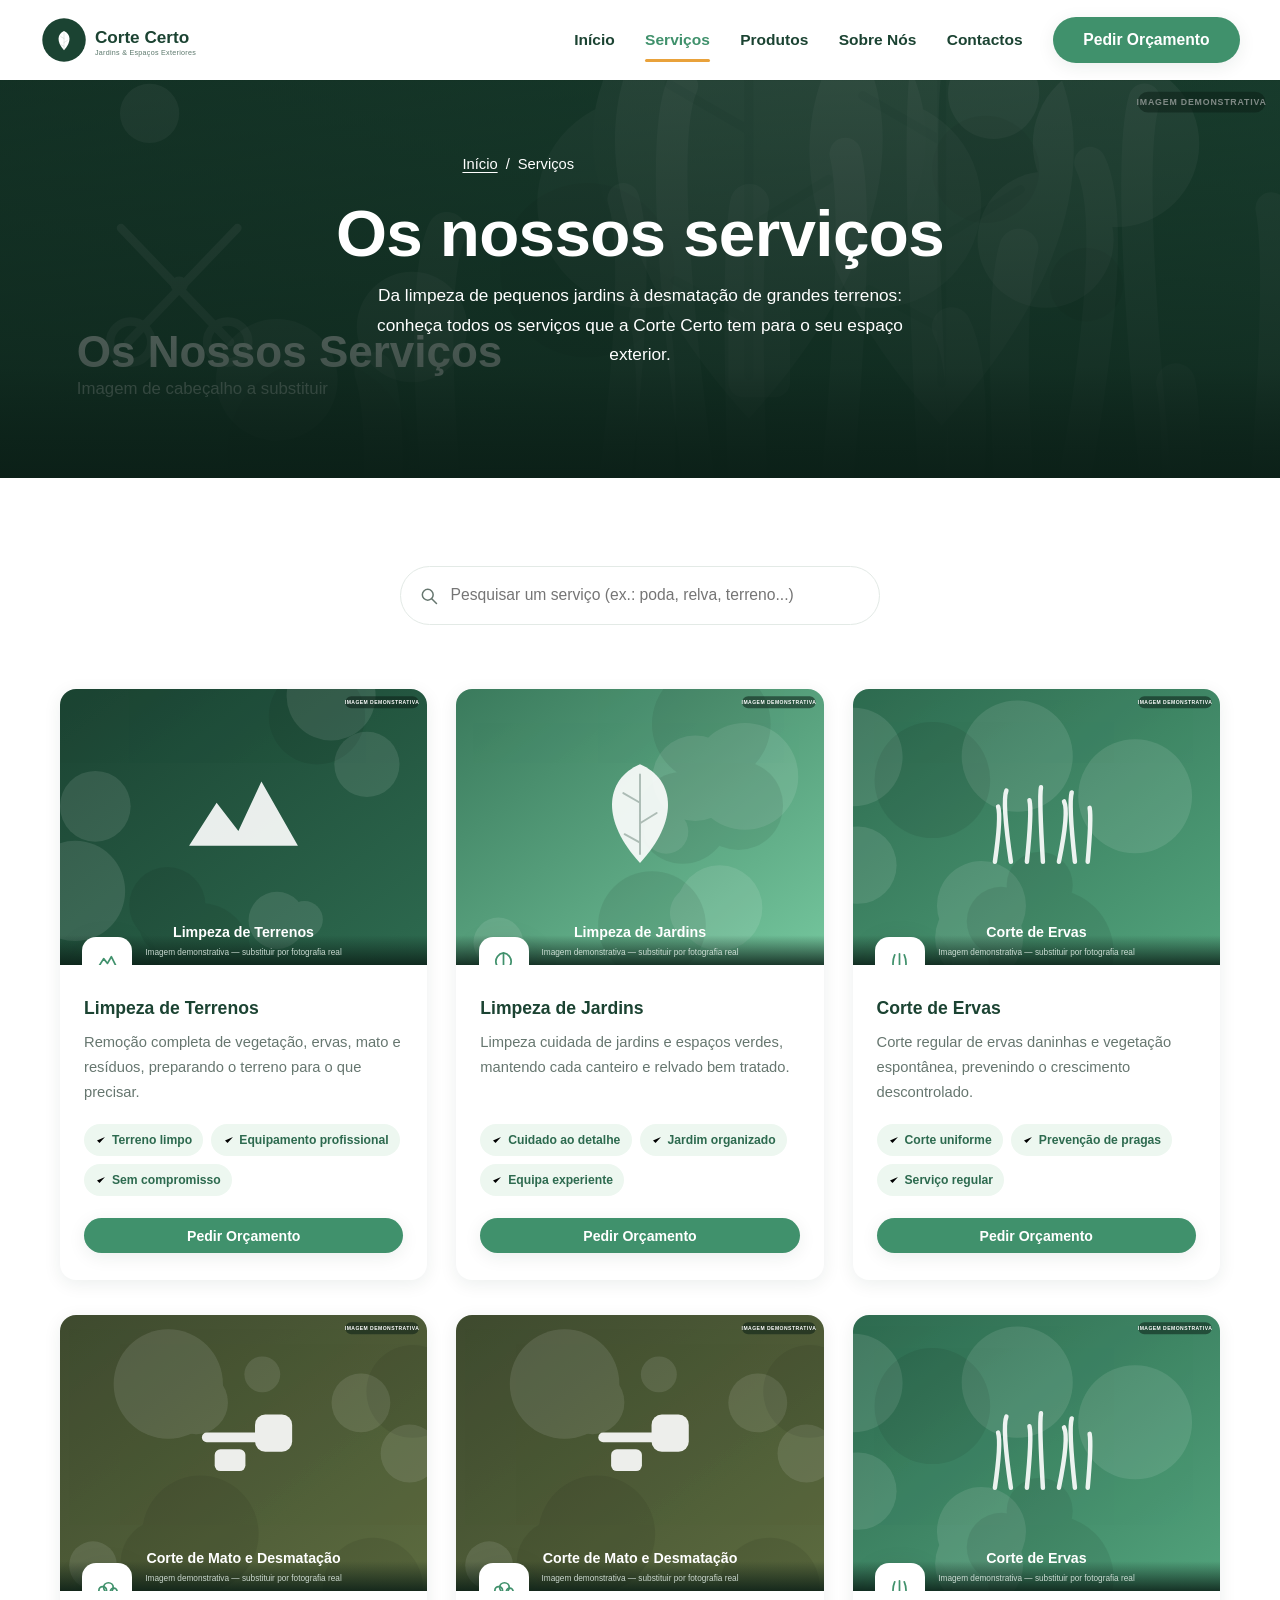
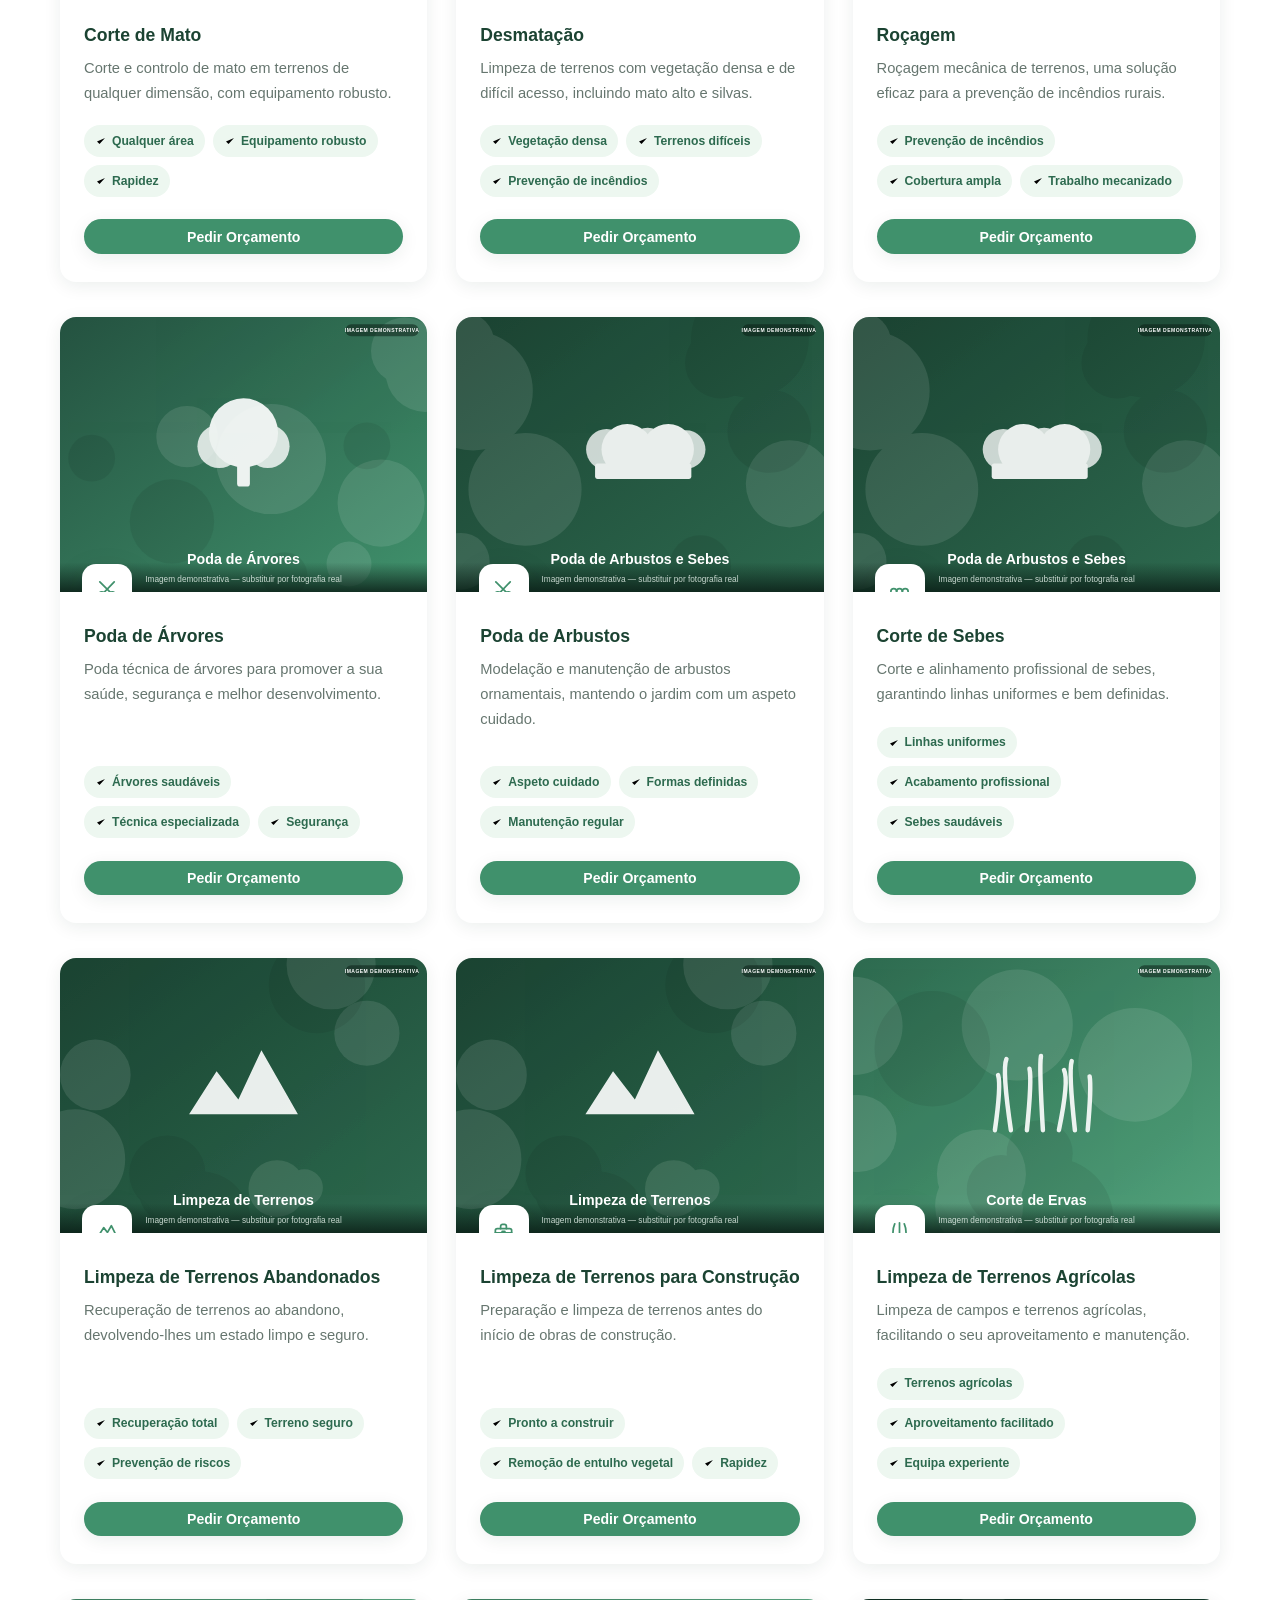
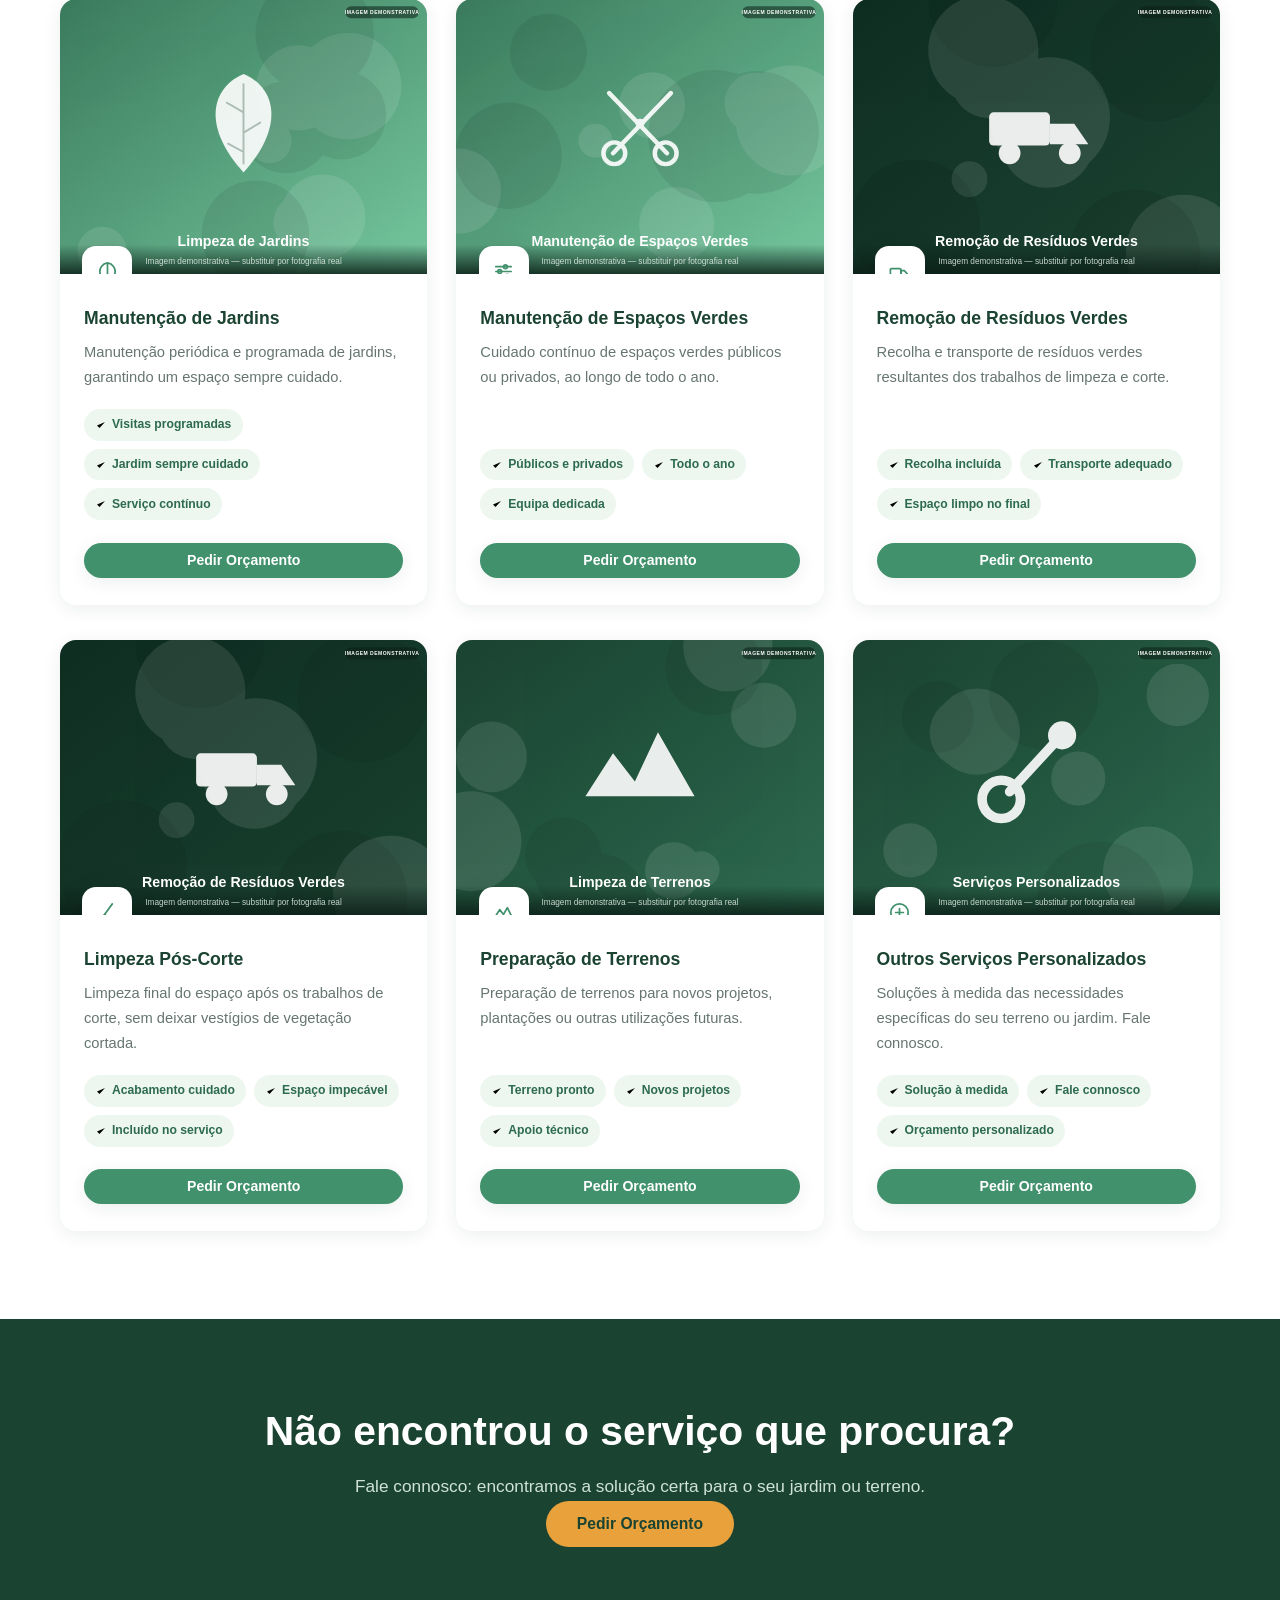
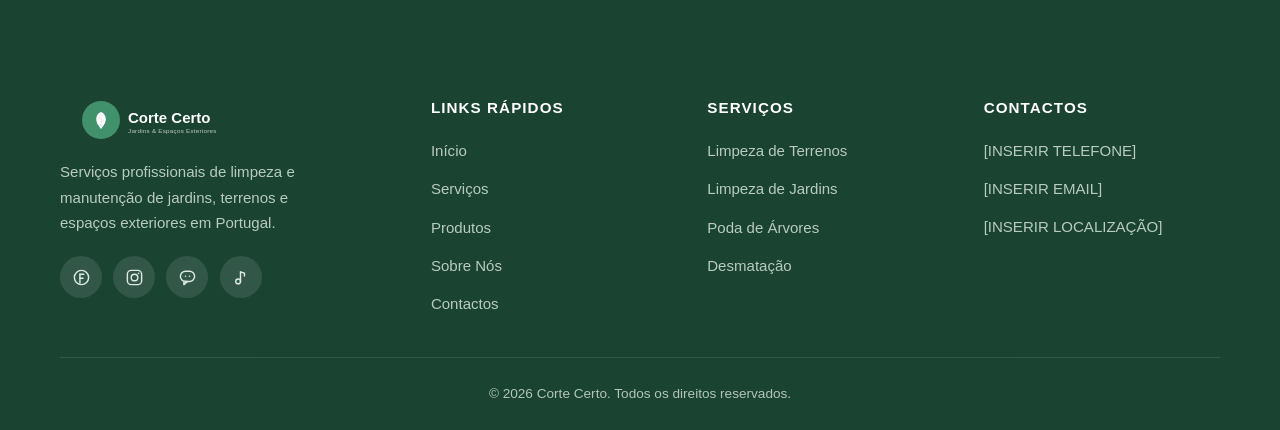
<file: paginas/servicos/servicos.html>
<!DOCTYPE html>
<html lang="pt-PT">
<head>
  <meta charset="UTF-8">
  <meta name="viewport" content="width=device-width, initial-scale=1.0">
  <title>Os Nossos Serviços | Corte Certo</title>
  <meta name="description" content="Conheça todos os serviços da Corte Certo: limpeza de terrenos, limpeza de jardins, desmatação, poda de árvores e arbustos, manutenção de espaços verdes e muito mais.">
  <meta name="robots" content="index, follow">
  <meta property="og:title" content="Os Nossos Serviços | Corte Certo">
  <meta property="og:description" content="Serviços profissionais de limpeza e manutenção de jardins e terrenos.">
  <meta property="og:type" content="website">
  <meta property="og:locale" content="pt_PT">

  <link rel="icon" type="image/svg+xml" href="../../imagens/logo/favicon.svg">

  <!-- Google Fonts (opcional) — ver instruções em css/style.css e no README.md -->

  <link rel="stylesheet" href="../../css/style.css">
  <link rel="stylesheet" href="../../css/servicos.css">
</head>
<body>

  <a class="skip-link" href="#conteudo-principal">Saltar para o conteúdo principal</a>

  <!-- ==================== CABEÇALHO ==================== -->
  <header class="cabecalho">
    <div class="cabecalho__container">
      <a href="../../index.html" class="logo" aria-label="Corte Certo — página inicial">
        <img src="../../imagens/logo/logo-corte-certo.svg" alt="Corte Certo" width="220" height="58">
      </a>

      <nav class="nav-principal" id="menu-principal" aria-label="Navegação principal">
        <ul class="nav-principal__lista">
          <li class="nav-principal__item"><a href="../../index.html" class="nav-principal__link">Início</a></li>
          <li class="nav-principal__item"><a href="servicos.html" class="nav-principal__link" aria-current="page">Serviços</a></li>
          <li class="nav-principal__item"><a href="../produtos/produtos.html" class="nav-principal__link">Produtos</a></li>
          <li class="nav-principal__item"><a href="../sobre/sobre.html" class="nav-principal__link">Sobre Nós</a></li>
          <li class="nav-principal__item"><a href="../../index.html#contacto" class="nav-principal__link">Contactos</a></li>
          <li class="nav-principal__item nav-principal__item--cta">
            <a href="../../index.html#contacto" class="btn btn--primario">Pedir Orçamento</a>
          </li>
        </ul>
      </nav>

      <button type="button" class="menu-toggle" aria-label="Abrir menu de navegação" aria-expanded="false" aria-controls="menu-principal">
        <span class="menu-toggle__linha"></span>
        <span class="menu-toggle__linha"></span>
        <span class="menu-toggle__linha"></span>
      </button>
    </div>
  </header>

  <main id="conteudo-principal">

    <!-- ==================== HERO DA PÁGINA ==================== -->
    <section class="hero hero--pagina" aria-label="Cabeçalho da página de serviços">
      <img class="hero__fundo" src="../../imagens/hero/hero-servicos.svg" alt="" aria-hidden="true">
      <div class="hero__camada"></div>
      <div class="container">
        <div class="hero__conteudo">
          <p class="trilha">
            <a href="../../index.html">Início</a> <span aria-hidden="true">/</span> <span>Serviços</span>
          </p>
          <h1 class="hero__titulo">Os nossos serviços</h1>
          <p class="hero__texto">
            Da limpeza de pequenos jardins à desmatação de grandes terrenos: conheça todos os
            serviços que a Corte Certo tem para o seu espaço exterior.
          </p>
        </div>
      </div>
    </section>

    <!-- ==================== GRELHA DE SERVIÇOS ==================== -->
    <section class="secao" aria-labelledby="titulo-lista-servicos">
      <div class="container">
        <h2 class="visualmente-oculto" id="titulo-lista-servicos">Lista completa de serviços</h2>

        <div class="pesquisa-servicos">
          <svg class="pesquisa-servicos__icone" viewBox="0 0 24 24" width="20" height="20" aria-hidden="true" fill="none" stroke="currentColor" stroke-width="1.8" stroke-linecap="round" stroke-linejoin="round">
            <circle cx="10.5" cy="10.5" r="6.5"/><line x1="15.3" y1="15.3" x2="21" y2="21"/>
          </svg>
          <label for="pesquisa-servico" class="visualmente-oculto">Pesquisar um serviço</label>
          <input type="search" id="pesquisa-servico" placeholder="Pesquisar um serviço (ex.: poda, relva, terreno...)">
          <p class="pesquisa-servicos__resultado visualmente-oculto" role="status" aria-live="polite"></p>
        </div>

        <div class="grelha-servicos">

          <!-- 1. Limpeza de Terrenos -->
          <article class="cartao cartao-servico reveal" id="limpeza-terrenos">
            <div class="cartao-servico__imagem">
              <img src="../../imagens/servicos/limpeza-terrenos.svg" alt="Limpeza de Terrenos — imagem demonstrativa" loading="lazy">
              <span class="cartao-servico__icone icone-caixa">
                <svg viewBox="0 0 24 24" width="23" height="23" aria-hidden="true"><polyline points="3,17 8,9 12,14 16,7 21,17"/><line x1="3" y1="20" x2="21" y2="20"/></svg>
              </span>
            </div>
            <div class="cartao-servico__corpo">
              <h3>Limpeza de Terrenos</h3>
              <p>Remoção completa de vegetação, ervas, mato e resíduos, preparando o terreno para o que precisar.</p>
              <ul class="cartao-servico__beneficios">
                <li><svg viewBox="0 0 24 24" width="12" height="12" aria-hidden="true"><polyline points="4,13 9,18 20,6"/></svg>Terreno limpo</li>
                <li><svg viewBox="0 0 24 24" width="12" height="12" aria-hidden="true"><polyline points="4,13 9,18 20,6"/></svg>Equipamento profissional</li>
                <li><svg viewBox="0 0 24 24" width="12" height="12" aria-hidden="true"><polyline points="4,13 9,18 20,6"/></svg>Sem compromisso</li>
              </ul>
              <a href="../../index.html?servico=Limpeza%20de%20Terrenos#contacto" class="btn btn--primario btn--pequeno btn--bloco">Pedir Orçamento</a>
            </div>
          </article>

          <!-- 2. Limpeza de Jardins -->
          <article class="cartao cartao-servico reveal" id="limpeza-jardins">
            <div class="cartao-servico__imagem">
              <img src="../../imagens/servicos/limpeza-jardins.svg" alt="Limpeza de Jardins — imagem demonstrativa" loading="lazy">
              <span class="cartao-servico__icone icone-caixa">
                <svg viewBox="0 0 24 24" width="23" height="23" aria-hidden="true"><path d="M12 3c6 1 8 6 8 9s-2 8-8 9c-6-1-8-6-8-9s2-8 8-9z"/><line x1="12" y1="4" x2="12" y2="20"/></svg>
              </span>
            </div>
            <div class="cartao-servico__corpo">
              <h3>Limpeza de Jardins</h3>
              <p>Limpeza cuidada de jardins e espaços verdes, mantendo cada canteiro e relvado bem tratado.</p>
              <ul class="cartao-servico__beneficios">
                <li><svg viewBox="0 0 24 24" width="12" height="12" aria-hidden="true"><polyline points="4,13 9,18 20,6"/></svg>Cuidado ao detalhe</li>
                <li><svg viewBox="0 0 24 24" width="12" height="12" aria-hidden="true"><polyline points="4,13 9,18 20,6"/></svg>Jardim organizado</li>
                <li><svg viewBox="0 0 24 24" width="12" height="12" aria-hidden="true"><polyline points="4,13 9,18 20,6"/></svg>Equipa experiente</li>
              </ul>
              <a href="../../index.html?servico=Limpeza%20de%20Jardins#contacto" class="btn btn--primario btn--pequeno btn--bloco">Pedir Orçamento</a>
            </div>
          </article>

          <!-- 3. Corte de Ervas -->
          <article class="cartao cartao-servico reveal" id="corte-ervas">
            <div class="cartao-servico__imagem">
              <img src="../../imagens/servicos/corte-ervas.svg" alt="Corte de Ervas — imagem demonstrativa" loading="lazy">
              <span class="cartao-servico__icone icone-caixa">
                <svg viewBox="0 0 24 24" width="23" height="23" aria-hidden="true"><path d="M6 20 Q4 12 7 5"/><path d="M12 20 Q12 10 12 4"/><path d="M18 20 Q20 12 17 5"/></svg>
              </span>
            </div>
            <div class="cartao-servico__corpo">
              <h3>Corte de Ervas</h3>
              <p>Corte regular de ervas daninhas e vegetação espontânea, prevenindo o crescimento descontrolado.</p>
              <ul class="cartao-servico__beneficios">
                <li><svg viewBox="0 0 24 24" width="12" height="12" aria-hidden="true"><polyline points="4,13 9,18 20,6"/></svg>Corte uniforme</li>
                <li><svg viewBox="0 0 24 24" width="12" height="12" aria-hidden="true"><polyline points="4,13 9,18 20,6"/></svg>Prevenção de pragas</li>
                <li><svg viewBox="0 0 24 24" width="12" height="12" aria-hidden="true"><polyline points="4,13 9,18 20,6"/></svg>Serviço regular</li>
              </ul>
              <a href="../../index.html?servico=Corte%20de%20Ervas#contacto" class="btn btn--primario btn--pequeno btn--bloco">Pedir Orçamento</a>
            </div>
          </article>

          <!-- 4. Corte de Mato -->
          <article class="cartao cartao-servico reveal" id="corte-mato">
            <div class="cartao-servico__imagem">
              <img src="../../imagens/servicos/corte-mato.svg" alt="Corte de Mato — imagem demonstrativa" loading="lazy">
              <span class="cartao-servico__icone icone-caixa">
                <svg viewBox="0 0 24 24" width="23" height="23" aria-hidden="true"><circle cx="7" cy="14" r="4"/><circle cx="13" cy="11" r="5"/><circle cx="18.5" cy="15" r="3.5"/><line x1="3" y1="20" x2="21" y2="20"/></svg>
              </span>
            </div>
            <div class="cartao-servico__corpo">
              <h3>Corte de Mato</h3>
              <p>Corte e controlo de mato em terrenos de qualquer dimensão, com equipamento robusto.</p>
              <ul class="cartao-servico__beneficios">
                <li><svg viewBox="0 0 24 24" width="12" height="12" aria-hidden="true"><polyline points="4,13 9,18 20,6"/></svg>Qualquer área</li>
                <li><svg viewBox="0 0 24 24" width="12" height="12" aria-hidden="true"><polyline points="4,13 9,18 20,6"/></svg>Equipamento robusto</li>
                <li><svg viewBox="0 0 24 24" width="12" height="12" aria-hidden="true"><polyline points="4,13 9,18 20,6"/></svg>Rapidez</li>
              </ul>
              <a href="../../index.html?servico=Corte%20de%20Mato#contacto" class="btn btn--primario btn--pequeno btn--bloco">Pedir Orçamento</a>
            </div>
          </article>

          <!-- 5. Desmatação -->
          <article class="cartao cartao-servico reveal" id="desmatacao">
            <div class="cartao-servico__imagem">
              <img src="../../imagens/servicos/corte-mato.svg" alt="Desmatação — imagem demonstrativa" loading="lazy">
              <span class="cartao-servico__icone icone-caixa">
                <svg viewBox="0 0 24 24" width="23" height="23" aria-hidden="true"><circle cx="7" cy="14" r="4"/><circle cx="13" cy="11" r="5"/><circle cx="18.5" cy="15" r="3.5"/><line x1="3" y1="20" x2="21" y2="20"/></svg>
              </span>
            </div>
            <div class="cartao-servico__corpo">
              <h3>Desmatação</h3>
              <p>Limpeza de terrenos com vegetação densa e de difícil acesso, incluindo mato alto e silvas.</p>
              <ul class="cartao-servico__beneficios">
                <li><svg viewBox="0 0 24 24" width="12" height="12" aria-hidden="true"><polyline points="4,13 9,18 20,6"/></svg>Vegetação densa</li>
                <li><svg viewBox="0 0 24 24" width="12" height="12" aria-hidden="true"><polyline points="4,13 9,18 20,6"/></svg>Terrenos difíceis</li>
                <li><svg viewBox="0 0 24 24" width="12" height="12" aria-hidden="true"><polyline points="4,13 9,18 20,6"/></svg>Prevenção de incêndios</li>
              </ul>
              <a href="../../index.html?servico=Desmata%C3%A7%C3%A3o#contacto" class="btn btn--primario btn--pequeno btn--bloco">Pedir Orçamento</a>
            </div>
          </article>

          <!-- 6. Roçagem -->
          <article class="cartao cartao-servico reveal" id="rocagem">
            <div class="cartao-servico__imagem">
              <img src="../../imagens/servicos/corte-ervas.svg" alt="Roçagem — imagem demonstrativa" loading="lazy">
              <span class="cartao-servico__icone icone-caixa">
                <svg viewBox="0 0 24 24" width="23" height="23" aria-hidden="true"><path d="M6 20 Q4 12 7 5"/><path d="M12 20 Q12 10 12 4"/><path d="M18 20 Q20 12 17 5"/></svg>
              </span>
            </div>
            <div class="cartao-servico__corpo">
              <h3>Roçagem</h3>
              <p>Roçagem mecânica de terrenos, uma solução eficaz para a prevenção de incêndios rurais.</p>
              <ul class="cartao-servico__beneficios">
                <li><svg viewBox="0 0 24 24" width="12" height="12" aria-hidden="true"><polyline points="4,13 9,18 20,6"/></svg>Prevenção de incêndios</li>
                <li><svg viewBox="0 0 24 24" width="12" height="12" aria-hidden="true"><polyline points="4,13 9,18 20,6"/></svg>Cobertura ampla</li>
                <li><svg viewBox="0 0 24 24" width="12" height="12" aria-hidden="true"><polyline points="4,13 9,18 20,6"/></svg>Trabalho mecanizado</li>
              </ul>
              <a href="../../index.html?servico=Ro%C3%A7agem#contacto" class="btn btn--primario btn--pequeno btn--bloco">Pedir Orçamento</a>
            </div>
          </article>

          <!-- 7. Poda de Árvores -->
          <article class="cartao cartao-servico reveal" id="poda-arvores">
            <div class="cartao-servico__imagem">
              <img src="../../imagens/servicos/poda-arvores.svg" alt="Poda de Árvores — imagem demonstrativa" loading="lazy">
              <span class="cartao-servico__icone icone-caixa">
                <svg viewBox="0 0 24 24" width="23" height="23" aria-hidden="true"><line x1="8" y1="15.5" x2="19" y2="4"/><line x1="15.5" y1="15.5" x2="4" y2="4"/><circle cx="6" cy="17" r="2.6"/><circle cx="17" cy="17" r="2.6"/></svg>
              </span>
            </div>
            <div class="cartao-servico__corpo">
              <h3>Poda de Árvores</h3>
              <p>Poda técnica de árvores para promover a sua saúde, segurança e melhor desenvolvimento.</p>
              <ul class="cartao-servico__beneficios">
                <li><svg viewBox="0 0 24 24" width="12" height="12" aria-hidden="true"><polyline points="4,13 9,18 20,6"/></svg>Árvores saudáveis</li>
                <li><svg viewBox="0 0 24 24" width="12" height="12" aria-hidden="true"><polyline points="4,13 9,18 20,6"/></svg>Técnica especializada</li>
                <li><svg viewBox="0 0 24 24" width="12" height="12" aria-hidden="true"><polyline points="4,13 9,18 20,6"/></svg>Segurança</li>
              </ul>
              <a href="../../index.html?servico=Poda%20de%20%C3%81rvores%20e%20Arbustos#contacto" class="btn btn--primario btn--pequeno btn--bloco">Pedir Orçamento</a>
            </div>
          </article>

          <!-- 8. Poda de Arbustos -->
          <article class="cartao cartao-servico reveal" id="poda-arbustos">
            <div class="cartao-servico__imagem">
              <img src="../../imagens/servicos/poda-arbustos-sebes.svg" alt="Poda de Arbustos — imagem demonstrativa" loading="lazy">
              <span class="cartao-servico__icone icone-caixa">
                <svg viewBox="0 0 24 24" width="23" height="23" aria-hidden="true"><line x1="8" y1="15.5" x2="19" y2="4"/><line x1="15.5" y1="15.5" x2="4" y2="4"/><circle cx="6" cy="17" r="2.6"/><circle cx="17" cy="17" r="2.6"/></svg>
              </span>
            </div>
            <div class="cartao-servico__corpo">
              <h3>Poda de Arbustos</h3>
              <p>Modelação e manutenção de arbustos ornamentais, mantendo o jardim com um aspeto cuidado.</p>
              <ul class="cartao-servico__beneficios">
                <li><svg viewBox="0 0 24 24" width="12" height="12" aria-hidden="true"><polyline points="4,13 9,18 20,6"/></svg>Aspeto cuidado</li>
                <li><svg viewBox="0 0 24 24" width="12" height="12" aria-hidden="true"><polyline points="4,13 9,18 20,6"/></svg>Formas definidas</li>
                <li><svg viewBox="0 0 24 24" width="12" height="12" aria-hidden="true"><polyline points="4,13 9,18 20,6"/></svg>Manutenção regular</li>
              </ul>
              <a href="../../index.html?servico=Poda%20de%20%C3%81rvores%20e%20Arbustos#contacto" class="btn btn--primario btn--pequeno btn--bloco">Pedir Orçamento</a>
            </div>
          </article>

          <!-- 9. Corte de Sebes -->
          <article class="cartao cartao-servico reveal" id="corte-sebes">
            <div class="cartao-servico__imagem">
              <img src="../../imagens/servicos/poda-arbustos-sebes.svg" alt="Corte de Sebes — imagem demonstrativa" loading="lazy">
              <span class="cartao-servico__icone icone-caixa">
                <svg viewBox="0 0 24 24" width="23" height="23" aria-hidden="true"><circle cx="6" cy="14" r="3"/><circle cx="12" cy="14" r="3"/><circle cx="18" cy="14" r="3"/><line x1="2" y1="19" x2="22" y2="19"/></svg>
              </span>
            </div>
            <div class="cartao-servico__corpo">
              <h3>Corte de Sebes</h3>
              <p>Corte e alinhamento profissional de sebes, garantindo linhas uniformes e bem definidas.</p>
              <ul class="cartao-servico__beneficios">
                <li><svg viewBox="0 0 24 24" width="12" height="12" aria-hidden="true"><polyline points="4,13 9,18 20,6"/></svg>Linhas uniformes</li>
                <li><svg viewBox="0 0 24 24" width="12" height="12" aria-hidden="true"><polyline points="4,13 9,18 20,6"/></svg>Acabamento profissional</li>
                <li><svg viewBox="0 0 24 24" width="12" height="12" aria-hidden="true"><polyline points="4,13 9,18 20,6"/></svg>Sebes saudáveis</li>
              </ul>
              <a href="../../index.html?servico=Corte%20de%20Sebes#contacto" class="btn btn--primario btn--pequeno btn--bloco">Pedir Orçamento</a>
            </div>
          </article>

          <!-- 10. Limpeza de Terrenos Abandonados -->
          <article class="cartao cartao-servico reveal" id="terrenos-abandonados">
            <div class="cartao-servico__imagem">
              <img src="../../imagens/servicos/limpeza-terrenos.svg" alt="Limpeza de Terrenos Abandonados — imagem demonstrativa" loading="lazy">
              <span class="cartao-servico__icone icone-caixa">
                <svg viewBox="0 0 24 24" width="23" height="23" aria-hidden="true"><polyline points="3,17 8,9 12,14 16,7 21,17"/><line x1="3" y1="20" x2="21" y2="20"/></svg>
              </span>
            </div>
            <div class="cartao-servico__corpo">
              <h3>Limpeza de Terrenos Abandonados</h3>
              <p>Recuperação de terrenos ao abandono, devolvendo-lhes um estado limpo e seguro.</p>
              <ul class="cartao-servico__beneficios">
                <li><svg viewBox="0 0 24 24" width="12" height="12" aria-hidden="true"><polyline points="4,13 9,18 20,6"/></svg>Recuperação total</li>
                <li><svg viewBox="0 0 24 24" width="12" height="12" aria-hidden="true"><polyline points="4,13 9,18 20,6"/></svg>Terreno seguro</li>
                <li><svg viewBox="0 0 24 24" width="12" height="12" aria-hidden="true"><polyline points="4,13 9,18 20,6"/></svg>Prevenção de riscos</li>
              </ul>
              <a href="../../index.html?servico=Limpeza%20de%20Terrenos%20Abandonados#contacto" class="btn btn--primario btn--pequeno btn--bloco">Pedir Orçamento</a>
            </div>
          </article>

          <!-- 11. Limpeza de Terrenos para Construção -->
          <article class="cartao cartao-servico reveal" id="terrenos-construcao">
            <div class="cartao-servico__imagem">
              <img src="../../imagens/servicos/limpeza-terrenos.svg" alt="Limpeza de Terrenos para Construção — imagem demonstrativa" loading="lazy">
              <span class="cartao-servico__icone icone-caixa">
                <svg viewBox="0 0 24 24" width="23" height="23" aria-hidden="true"><rect x="3.5" y="10" width="17" height="9" rx="2"/><path d="M9 10V7.5a2 2 0 0 1 2-2h2a2 2 0 0 1 2 2V10"/><rect x="10.5" y="13" width="3" height="2.5" rx="0.4"/><line x1="3.5" y1="14.5" x2="20.5" y2="14.5"/></svg>
              </span>
            </div>
            <div class="cartao-servico__corpo">
              <h3>Limpeza de Terrenos para Construção</h3>
              <p>Preparação e limpeza de terrenos antes do início de obras de construção.</p>
              <ul class="cartao-servico__beneficios">
                <li><svg viewBox="0 0 24 24" width="12" height="12" aria-hidden="true"><polyline points="4,13 9,18 20,6"/></svg>Pronto a construir</li>
                <li><svg viewBox="0 0 24 24" width="12" height="12" aria-hidden="true"><polyline points="4,13 9,18 20,6"/></svg>Remoção de entulho vegetal</li>
                <li><svg viewBox="0 0 24 24" width="12" height="12" aria-hidden="true"><polyline points="4,13 9,18 20,6"/></svg>Rapidez</li>
              </ul>
              <a href="../../index.html?servico=Limpeza%20de%20Terrenos%20para%20Constru%C3%A7%C3%A3o#contacto" class="btn btn--primario btn--pequeno btn--bloco">Pedir Orçamento</a>
            </div>
          </article>

          <!-- 12. Limpeza de Terrenos Agrícolas -->
          <article class="cartao cartao-servico reveal" id="terrenos-agricolas">
            <div class="cartao-servico__imagem">
              <img src="../../imagens/servicos/corte-ervas.svg" alt="Limpeza de Terrenos Agrícolas — imagem demonstrativa" loading="lazy">
              <span class="cartao-servico__icone icone-caixa">
                <svg viewBox="0 0 24 24" width="23" height="23" aria-hidden="true"><path d="M6 20 Q4 12 7 5"/><path d="M12 20 Q12 10 12 4"/><path d="M18 20 Q20 12 17 5"/></svg>
              </span>
            </div>
            <div class="cartao-servico__corpo">
              <h3>Limpeza de Terrenos Agrícolas</h3>
              <p>Limpeza de campos e terrenos agrícolas, facilitando o seu aproveitamento e manutenção.</p>
              <ul class="cartao-servico__beneficios">
                <li><svg viewBox="0 0 24 24" width="12" height="12" aria-hidden="true"><polyline points="4,13 9,18 20,6"/></svg>Terrenos agrícolas</li>
                <li><svg viewBox="0 0 24 24" width="12" height="12" aria-hidden="true"><polyline points="4,13 9,18 20,6"/></svg>Aproveitamento facilitado</li>
                <li><svg viewBox="0 0 24 24" width="12" height="12" aria-hidden="true"><polyline points="4,13 9,18 20,6"/></svg>Equipa experiente</li>
              </ul>
              <a href="../../index.html?servico=Limpeza%20de%20Terrenos%20Agr%C3%ADcolas#contacto" class="btn btn--primario btn--pequeno btn--bloco">Pedir Orçamento</a>
            </div>
          </article>

          <!-- 13. Manutenção de Jardins -->
          <article class="cartao cartao-servico reveal" id="manutencao-jardins">
            <div class="cartao-servico__imagem">
              <img src="../../imagens/servicos/limpeza-jardins.svg" alt="Manutenção de Jardins — imagem demonstrativa" loading="lazy">
              <span class="cartao-servico__icone icone-caixa">
                <svg viewBox="0 0 24 24" width="23" height="23" aria-hidden="true"><path d="M12 3c6 1 8 6 8 9s-2 8-8 9c-6-1-8-6-8-9s2-8 8-9z"/><line x1="12" y1="4" x2="12" y2="20"/></svg>
              </span>
            </div>
            <div class="cartao-servico__corpo">
              <h3>Manutenção de Jardins</h3>
              <p>Manutenção periódica e programada de jardins, garantindo um espaço sempre cuidado.</p>
              <ul class="cartao-servico__beneficios">
                <li><svg viewBox="0 0 24 24" width="12" height="12" aria-hidden="true"><polyline points="4,13 9,18 20,6"/></svg>Visitas programadas</li>
                <li><svg viewBox="0 0 24 24" width="12" height="12" aria-hidden="true"><polyline points="4,13 9,18 20,6"/></svg>Jardim sempre cuidado</li>
                <li><svg viewBox="0 0 24 24" width="12" height="12" aria-hidden="true"><polyline points="4,13 9,18 20,6"/></svg>Serviço contínuo</li>
              </ul>
              <a href="../../index.html?servico=Manuten%C3%A7%C3%A3o%20de%20Jardins#contacto" class="btn btn--primario btn--pequeno btn--bloco">Pedir Orçamento</a>
            </div>
          </article>

          <!-- 14. Manutenção de Espaços Verdes -->
          <article class="cartao cartao-servico reveal" id="manutencao-espacos-verdes">
            <div class="cartao-servico__imagem">
              <img src="../../imagens/servicos/manutencao-espacos-verdes.svg" alt="Manutenção de Espaços Verdes — imagem demonstrativa" loading="lazy">
              <span class="cartao-servico__icone icone-caixa">
                <svg viewBox="0 0 24 24" width="23" height="23" aria-hidden="true"><line x1="4" y1="7" x2="20" y2="7"/><circle cx="14" cy="7" r="2"/><line x1="4" y1="12" x2="20" y2="12"/><circle cx="8" cy="12" r="2"/><line x1="4" y1="17" x2="20" y2="17"/><circle cx="16" cy="17" r="2"/></svg>
              </span>
            </div>
            <div class="cartao-servico__corpo">
              <h3>Manutenção de Espaços Verdes</h3>
              <p>Cuidado contínuo de espaços verdes públicos ou privados, ao longo de todo o ano.</p>
              <ul class="cartao-servico__beneficios">
                <li><svg viewBox="0 0 24 24" width="12" height="12" aria-hidden="true"><polyline points="4,13 9,18 20,6"/></svg>Públicos e privados</li>
                <li><svg viewBox="0 0 24 24" width="12" height="12" aria-hidden="true"><polyline points="4,13 9,18 20,6"/></svg>Todo o ano</li>
                <li><svg viewBox="0 0 24 24" width="12" height="12" aria-hidden="true"><polyline points="4,13 9,18 20,6"/></svg>Equipa dedicada</li>
              </ul>
              <a href="../../index.html?servico=Manuten%C3%A7%C3%A3o%20de%20Espa%C3%A7os%20Verdes#contacto" class="btn btn--primario btn--pequeno btn--bloco">Pedir Orçamento</a>
            </div>
          </article>

          <!-- 15. Remoção de Resíduos Verdes -->
          <article class="cartao cartao-servico reveal" id="residuos-verdes">
            <div class="cartao-servico__imagem">
              <img src="../../imagens/servicos/residuos-verdes.svg" alt="Remoção de Resíduos Verdes — imagem demonstrativa" loading="lazy">
              <span class="cartao-servico__icone icone-caixa">
                <svg viewBox="0 0 24 24" width="23" height="23" aria-hidden="true"><rect x="2.5" y="9" width="11" height="7" rx="1"/><path d="M13.5 11h3.5l3 3.5V16h-6.5z"/><circle cx="7" cy="18" r="2"/><circle cx="17" cy="18" r="2"/></svg>
              </span>
            </div>
            <div class="cartao-servico__corpo">
              <h3>Remoção de Resíduos Verdes</h3>
              <p>Recolha e transporte de resíduos verdes resultantes dos trabalhos de limpeza e corte.</p>
              <ul class="cartao-servico__beneficios">
                <li><svg viewBox="0 0 24 24" width="12" height="12" aria-hidden="true"><polyline points="4,13 9,18 20,6"/></svg>Recolha incluída</li>
                <li><svg viewBox="0 0 24 24" width="12" height="12" aria-hidden="true"><polyline points="4,13 9,18 20,6"/></svg>Transporte adequado</li>
                <li><svg viewBox="0 0 24 24" width="12" height="12" aria-hidden="true"><polyline points="4,13 9,18 20,6"/></svg>Espaço limpo no final</li>
              </ul>
              <a href="../../index.html?servico=Remo%C3%A7%C3%A3o%20de%20Res%C3%ADduos%20Verdes#contacto" class="btn btn--primario btn--pequeno btn--bloco">Pedir Orçamento</a>
            </div>
          </article>

          <!-- 16. Limpeza Pós-Corte -->
          <article class="cartao cartao-servico reveal" id="limpeza-pos-corte">
            <div class="cartao-servico__imagem">
              <img src="../../imagens/servicos/residuos-verdes.svg" alt="Limpeza Pós-Corte — imagem demonstrativa" loading="lazy">
              <span class="cartao-servico__icone icone-caixa">
                <svg viewBox="0 0 24 24" width="23" height="23" aria-hidden="true"><line x1="17" y1="3" x2="9" y2="14"/><polygon points="9,14 4,20 15,20"/></svg>
              </span>
            </div>
            <div class="cartao-servico__corpo">
              <h3>Limpeza Pós-Corte</h3>
              <p>Limpeza final do espaço após os trabalhos de corte, sem deixar vestígios de vegetação cortada.</p>
              <ul class="cartao-servico__beneficios">
                <li><svg viewBox="0 0 24 24" width="12" height="12" aria-hidden="true"><polyline points="4,13 9,18 20,6"/></svg>Acabamento cuidado</li>
                <li><svg viewBox="0 0 24 24" width="12" height="12" aria-hidden="true"><polyline points="4,13 9,18 20,6"/></svg>Espaço impecável</li>
                <li><svg viewBox="0 0 24 24" width="12" height="12" aria-hidden="true"><polyline points="4,13 9,18 20,6"/></svg>Incluído no serviço</li>
              </ul>
              <a href="../../index.html?servico=Limpeza%20P%C3%B3s-Corte#contacto" class="btn btn--primario btn--pequeno btn--bloco">Pedir Orçamento</a>
            </div>
          </article>

          <!-- 17. Preparação de Terrenos -->
          <article class="cartao cartao-servico reveal" id="preparacao-terrenos">
            <div class="cartao-servico__imagem">
              <img src="../../imagens/servicos/limpeza-terrenos.svg" alt="Preparação de Terrenos — imagem demonstrativa" loading="lazy">
              <span class="cartao-servico__icone icone-caixa">
                <svg viewBox="0 0 24 24" width="23" height="23" aria-hidden="true"><polyline points="3,17 8,9 12,14 16,7 21,17"/><line x1="3" y1="20" x2="21" y2="20"/></svg>
              </span>
            </div>
            <div class="cartao-servico__corpo">
              <h3>Preparação de Terrenos</h3>
              <p>Preparação de terrenos para novos projetos, plantações ou outras utilizações futuras.</p>
              <ul class="cartao-servico__beneficios">
                <li><svg viewBox="0 0 24 24" width="12" height="12" aria-hidden="true"><polyline points="4,13 9,18 20,6"/></svg>Terreno pronto</li>
                <li><svg viewBox="0 0 24 24" width="12" height="12" aria-hidden="true"><polyline points="4,13 9,18 20,6"/></svg>Novos projetos</li>
                <li><svg viewBox="0 0 24 24" width="12" height="12" aria-hidden="true"><polyline points="4,13 9,18 20,6"/></svg>Apoio técnico</li>
              </ul>
              <a href="../../index.html?servico=Prepara%C3%A7%C3%A3o%20de%20Terrenos#contacto" class="btn btn--primario btn--pequeno btn--bloco">Pedir Orçamento</a>
            </div>
          </article>

          <!-- 18. Outros Serviços Personalizados -->
          <article class="cartao cartao-servico reveal" id="servicos-personalizados">
            <div class="cartao-servico__imagem">
              <img src="../../imagens/servicos/servico-personalizado.svg" alt="Outros Serviços Personalizados — imagem demonstrativa" loading="lazy">
              <span class="cartao-servico__icone icone-caixa">
                <svg viewBox="0 0 24 24" width="23" height="23" aria-hidden="true"><circle cx="12" cy="12" r="9"/><line x1="12" y1="8" x2="12" y2="16"/><line x1="8" y1="12" x2="16" y2="12"/></svg>
              </span>
            </div>
            <div class="cartao-servico__corpo">
              <h3>Outros Serviços Personalizados</h3>
              <p>Soluções à medida das necessidades específicas do seu terreno ou jardim. Fale connosco.</p>
              <ul class="cartao-servico__beneficios">
                <li><svg viewBox="0 0 24 24" width="12" height="12" aria-hidden="true"><polyline points="4,13 9,18 20,6"/></svg>Solução à medida</li>
                <li><svg viewBox="0 0 24 24" width="12" height="12" aria-hidden="true"><polyline points="4,13 9,18 20,6"/></svg>Fale connosco</li>
                <li><svg viewBox="0 0 24 24" width="12" height="12" aria-hidden="true"><polyline points="4,13 9,18 20,6"/></svg>Orçamento personalizado</li>
              </ul>
              <a href="../../index.html?servico=Outro#contacto" class="btn btn--primario btn--pequeno btn--bloco">Pedir Orçamento</a>
            </div>
          </article>

        </div>

        <p class="sem-resultados">Não encontrámos nenhum serviço com esse termo. Tente outra palavra ou <a href="../../index.html?servico=Outro#contacto">fale connosco</a> diretamente.</p>
      </div>
    </section>

    <!-- ==================== CTA FINAL ==================== -->
    <section class="secao secao--escuro" aria-labelledby="titulo-cta-servicos">
      <div class="container texto-centrado reveal">
        <h2 class="secao-titulo" id="titulo-cta-servicos">Não encontrou o serviço que procura?</h2>
        <p class="secao-intro">Fale connosco: encontramos a solução certa para o seu jardim ou terreno.</p>
        <a href="../../index.html?servico=Outro#contacto" class="btn btn--destaque">Pedir Orçamento</a>
      </div>
    </section>

  </main>

  <!-- ==================== RODAPÉ ==================== -->
  <footer class="rodape">
    <div class="container">
      <div class="rodape__topo">

        <div class="rodape__marca">
          <img src="../../imagens/logo/logo-corte-certo-branco.svg" alt="Corte Certo" width="200" height="52">
          <p class="rodape__descricao">
            Serviços profissionais de limpeza e manutenção de jardins, terrenos e espaços
            exteriores em Portugal.
          </p>
          <div class="rodape__redes">
            <a href="#" class="rodape__link-social" aria-label="Facebook da Corte Certo" title="[LINK FACEBOOK]">
              <svg viewBox="0 0 24 24" width="19" height="19" aria-hidden="true"><circle cx="12" cy="12" r="9"/><line x1="10" y1="8" x2="10" y2="19"/><line x1="10" y1="8" x2="15" y2="8"/><line x1="10" y1="13" x2="14" y2="13"/></svg>
            </a>
            <a href="#" class="rodape__link-social" aria-label="Instagram da Corte Certo" title="[LINK INSTAGRAM]">
              <svg viewBox="0 0 24 24" width="19" height="19" aria-hidden="true"><rect x="3" y="3" width="18" height="18" rx="5"/><circle cx="12" cy="12" r="4.2"/><circle cx="17.2" cy="6.8" r="1" fill="currentColor" stroke="none"/></svg>
            </a>
            <a href="#" class="rodape__link-social" aria-label="WhatsApp da Corte Certo" title="[LINK WHATSAPP]">
              <svg viewBox="0 0 24 24" width="19" height="19" aria-hidden="true"><rect x="3" y="4" width="18" height="13" rx="6.5"/><polygon points="7.5,17 7.5,21 12,17"/><circle cx="9.5" cy="10.5" r="1" fill="currentColor" stroke="none"/><circle cx="14.5" cy="10.5" r="1" fill="currentColor" stroke="none"/></svg>
            </a>
            <a href="#" class="rodape__link-social" aria-label="TikTok da Corte Certo" title="[LINK TIKTOK]">
              <svg viewBox="0 0 24 24" width="19" height="19" aria-hidden="true"><circle cx="9" cy="17" r="3"/><line x1="12" y1="17" x2="12" y2="5"/><polyline points="12,5 17,6.5 17,10"/></svg>
            </a>
          </div>
        </div>

        <nav class="rodape__coluna" aria-label="Links rápidos">
          <h3>Links Rápidos</h3>
          <ul>
            <li><a href="../../index.html">Início</a></li>
            <li><a href="servicos.html">Serviços</a></li>
            <li><a href="../produtos/produtos.html">Produtos</a></li>
            <li><a href="../sobre/sobre.html">Sobre Nós</a></li>
            <li><a href="../../index.html#contacto">Contactos</a></li>
          </ul>
        </nav>

        <nav class="rodape__coluna" aria-label="Principais serviços">
          <h3>Serviços</h3>
          <ul>
            <li><a href="#limpeza-terrenos">Limpeza de Terrenos</a></li>
            <li><a href="#limpeza-jardins">Limpeza de Jardins</a></li>
            <li><a href="#poda-arvores">Poda de Árvores</a></li>
            <li><a href="#desmatacao">Desmatação</a></li>
          </ul>
        </nav>

        <div class="rodape__coluna">
          <h3>Contactos</h3>
          <ul>
            <li><a href="tel:+351XXXXXXXXX">[INSERIR TELEFONE]</a></li>
            <li><a href="mailto:INSERIR_EMAIL@corte-certo.pt">[INSERIR EMAIL]</a></li>
            <li><address>[INSERIR LOCALIZAÇÃO]</address></li>
          </ul>
        </div>

      </div>

      <div class="rodape__base">
        <p>&copy; <span class="ano-atual">2026</span> Corte Certo. Todos os direitos reservados.</p>
      </div>
    </div>
  </footer>

  <button type="button" class="botao-topo" aria-label="Voltar ao topo">
    <svg viewBox="0 0 24 24" width="22" height="22" aria-hidden="true"><line x1="12" y1="19" x2="12" y2="5"/><polyline points="6,11 12,5 18,11"/></svg>
  </button>

  <script src="../../js/main.js"></script>
  <script src="../../js/servicos.js"></script>
</body>
</html>
</file>
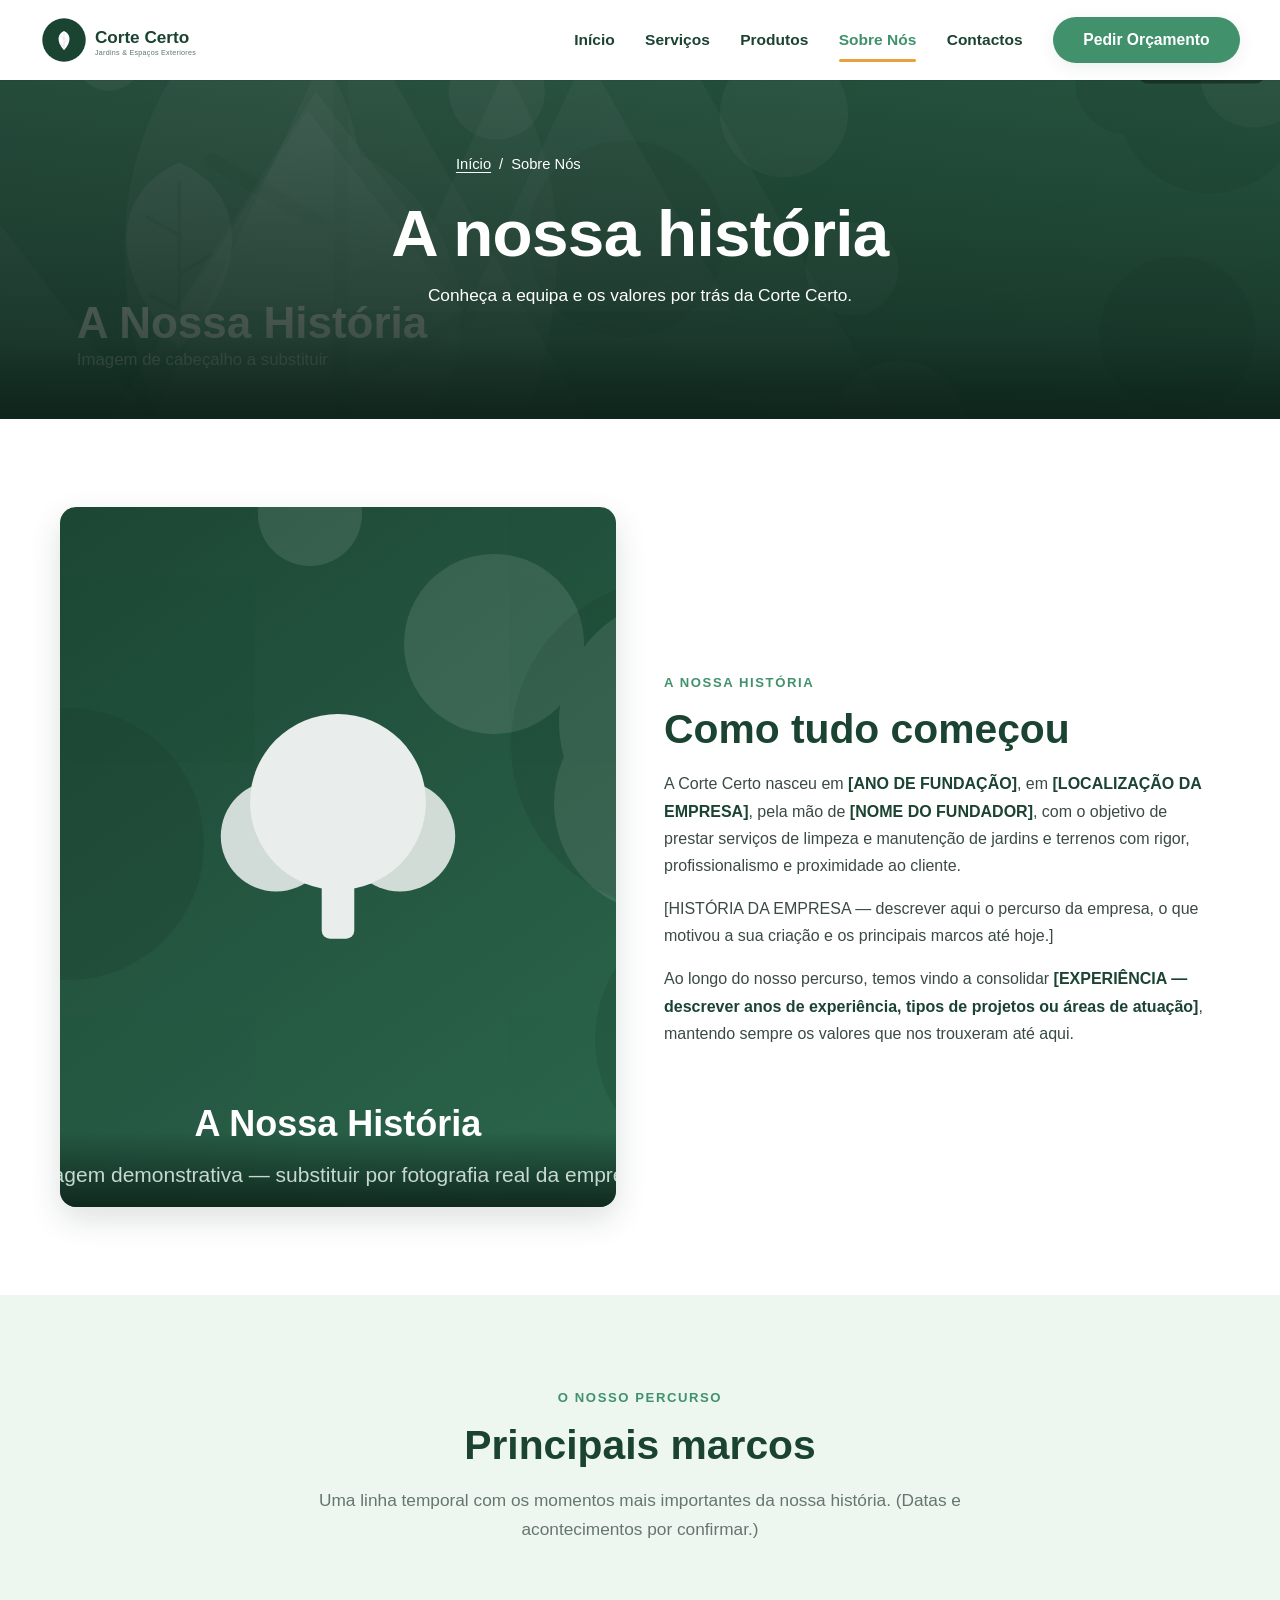
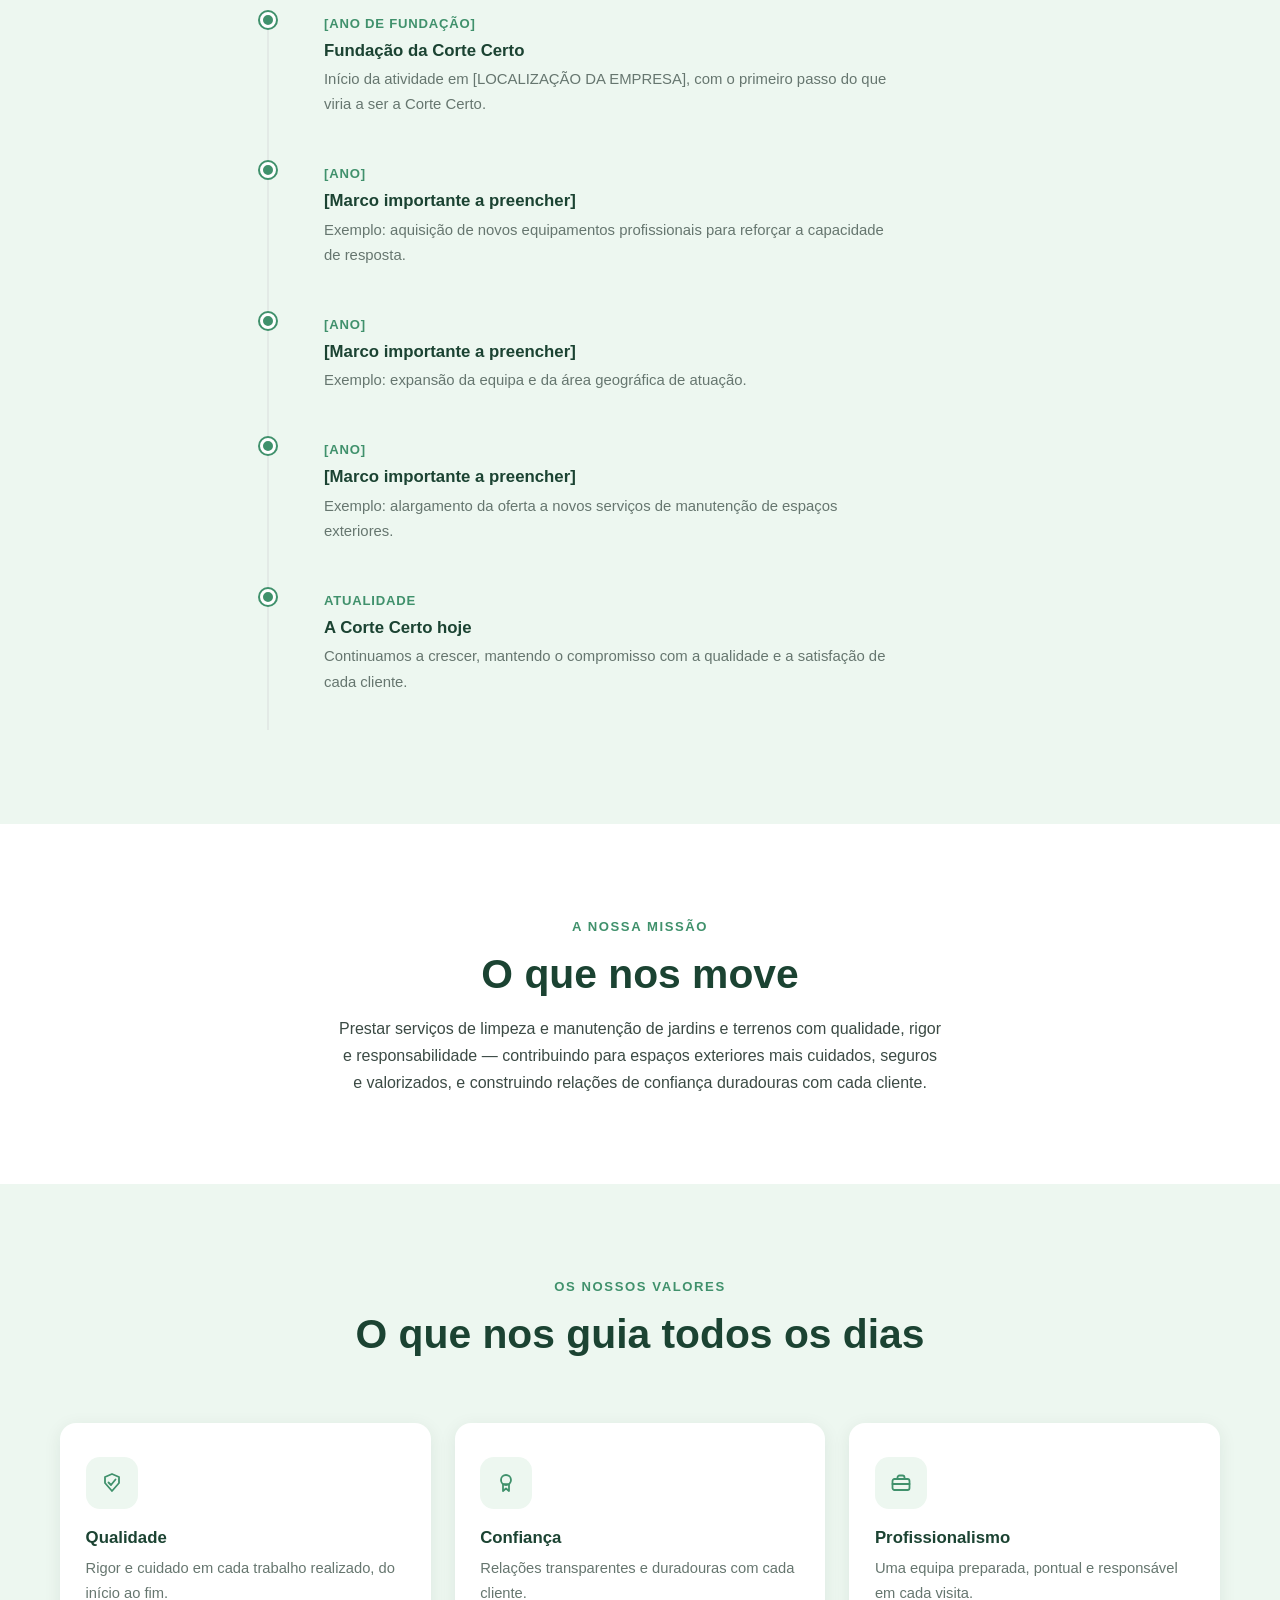
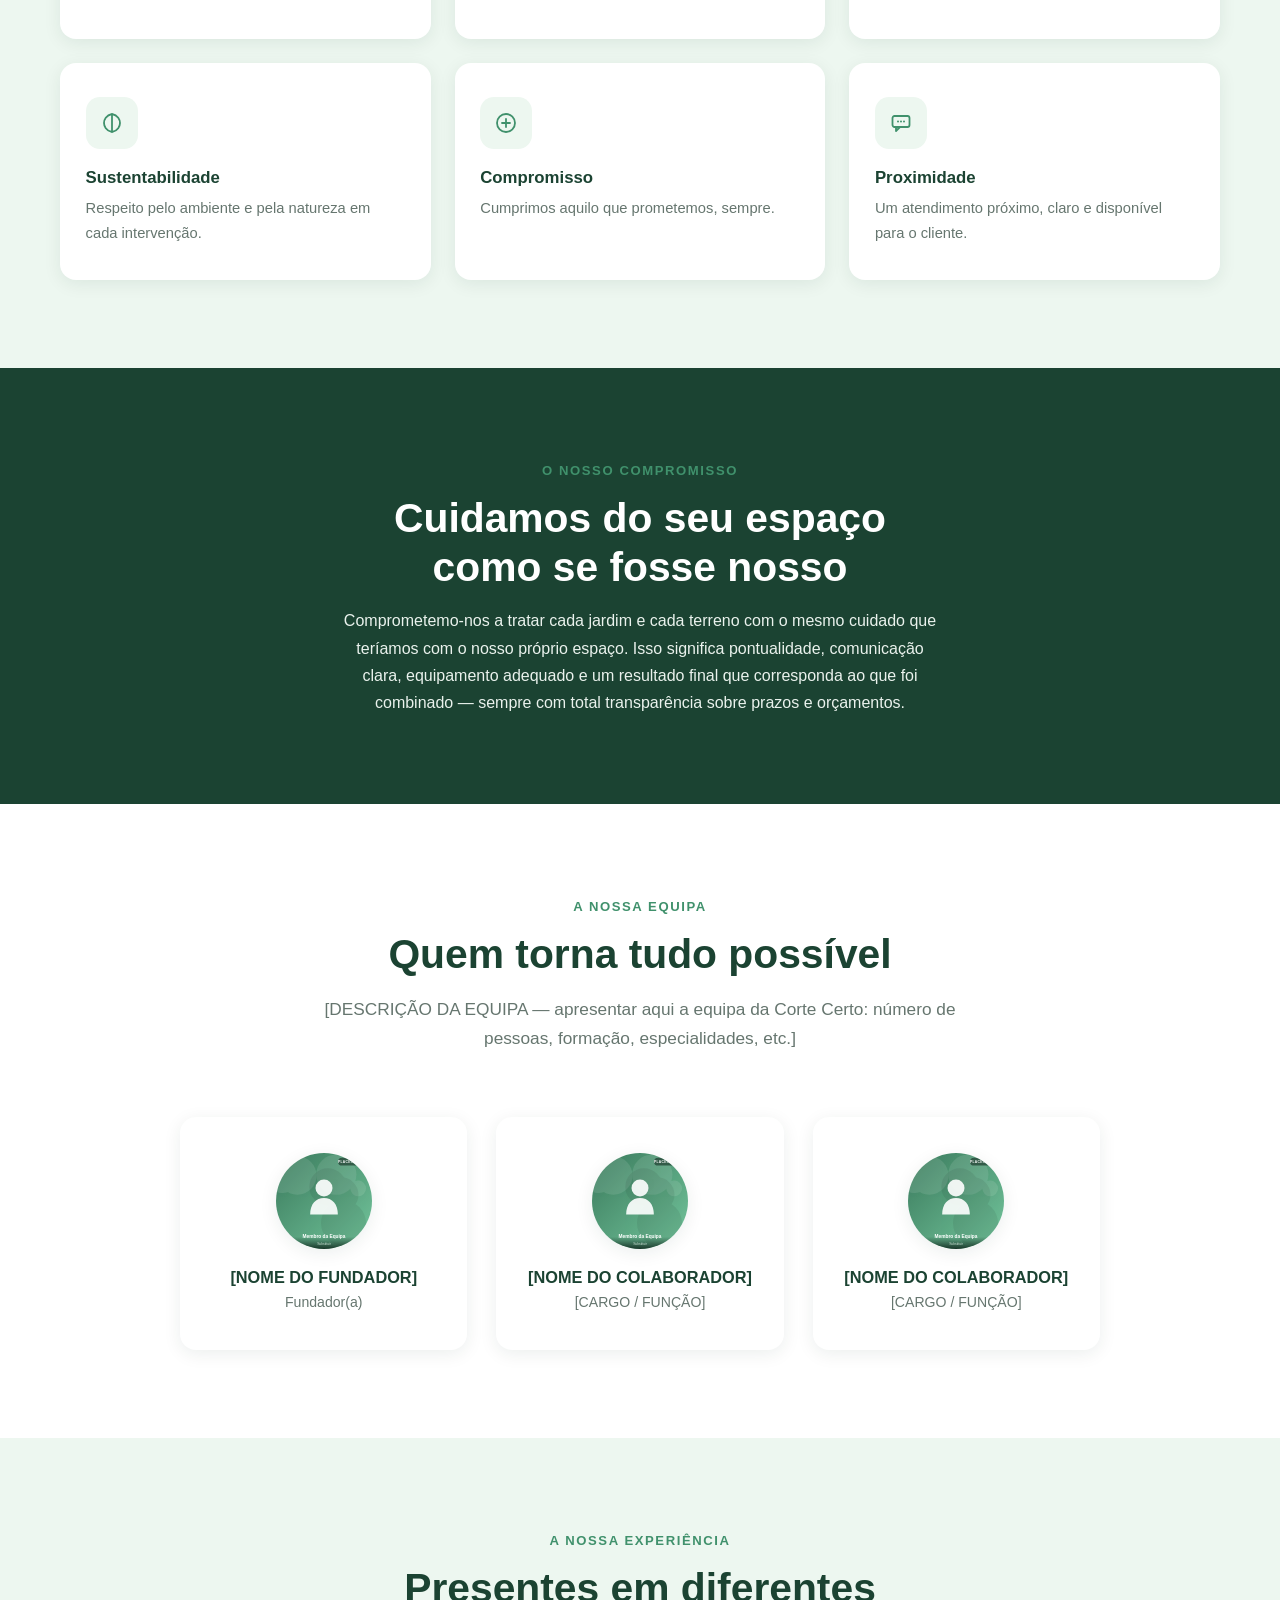
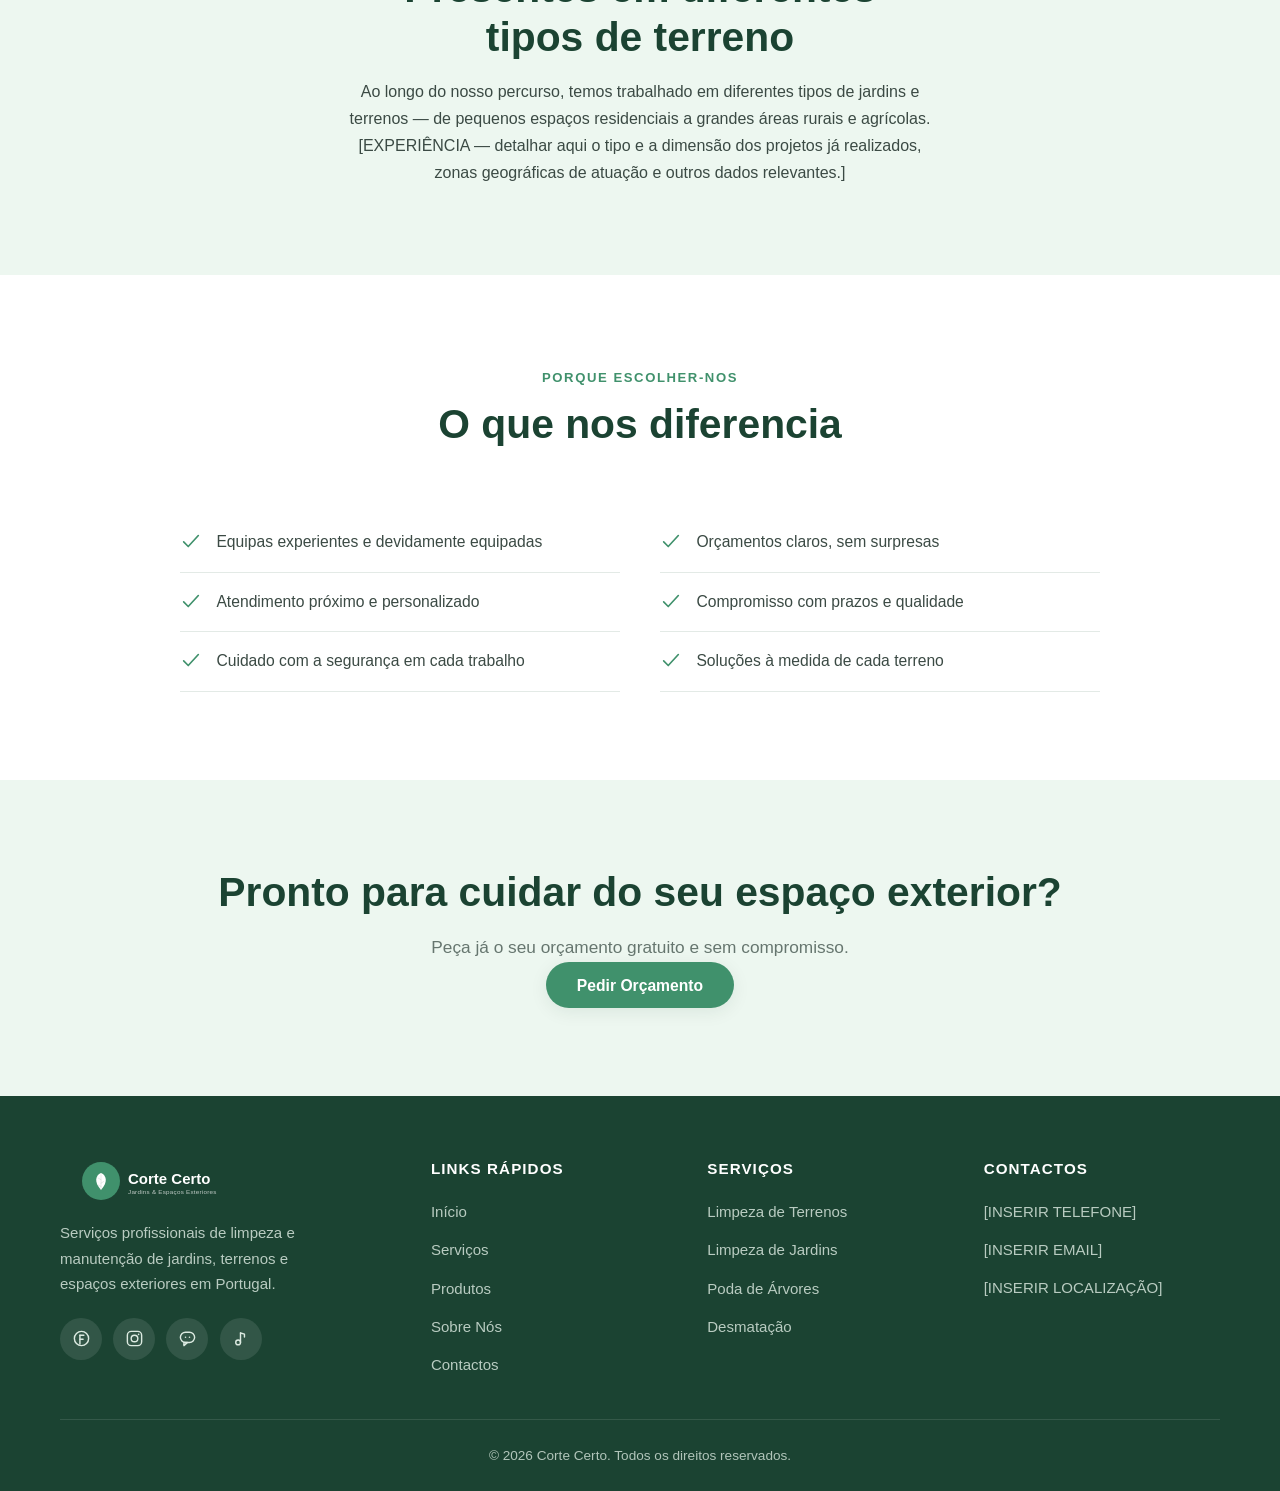
<file: paginas/sobre/sobre.html>
<!DOCTYPE html>
<html lang="pt-PT">
<head>
  <meta charset="UTF-8">
  <meta name="viewport" content="width=device-width, initial-scale=1.0">
  <title>A Nossa História | Corte Certo</title>
  <meta name="description" content="Conheça a história, a missão, os valores e a equipa da Corte Certo — uma empresa portuguesa dedicada à limpeza e manutenção de jardins e terrenos.">
  <meta name="robots" content="index, follow">
  <meta property="og:title" content="A Nossa História | Corte Certo">
  <meta property="og:description" content="A história, a missão e os valores por trás da Corte Certo.">
  <meta property="og:type" content="website">
  <meta property="og:locale" content="pt_PT">

  <link rel="icon" type="image/svg+xml" href="../../imagens/logo/favicon.svg">

  <link rel="stylesheet" href="../../css/style.css">
  <link rel="stylesheet" href="../../css/sobre.css">
</head>
<body>

  <a class="skip-link" href="#conteudo-principal">Saltar para o conteúdo principal</a>

  <!-- ==================== CABEÇALHO ==================== -->
  <header class="cabecalho">
    <div class="cabecalho__container">
      <a href="../../index.html" class="logo" aria-label="Corte Certo — página inicial">
        <img src="../../imagens/logo/logo-corte-certo.svg" alt="Corte Certo" width="220" height="58">
      </a>

      <nav class="nav-principal" id="menu-principal" aria-label="Navegação principal">
        <ul class="nav-principal__lista">
          <li class="nav-principal__item"><a href="../../index.html" class="nav-principal__link">Início</a></li>
          <li class="nav-principal__item"><a href="../servicos/servicos.html" class="nav-principal__link">Serviços</a></li>
          <li class="nav-principal__item"><a href="../produtos/produtos.html" class="nav-principal__link">Produtos</a></li>
          <li class="nav-principal__item"><a href="sobre.html" class="nav-principal__link" aria-current="page">Sobre Nós</a></li>
          <li class="nav-principal__item"><a href="../../index.html#contacto" class="nav-principal__link">Contactos</a></li>
          <li class="nav-principal__item nav-principal__item--cta">
            <a href="../../index.html#contacto" class="btn btn--primario">Pedir Orçamento</a>
          </li>
        </ul>
      </nav>

      <button type="button" class="menu-toggle" aria-label="Abrir menu de navegação" aria-expanded="false" aria-controls="menu-principal">
        <span class="menu-toggle__linha"></span>
        <span class="menu-toggle__linha"></span>
        <span class="menu-toggle__linha"></span>
      </button>
    </div>
  </header>

  <main id="conteudo-principal">

    <!-- ==================== HERO DA PÁGINA ==================== -->
    <section class="hero hero--pagina" aria-label="Cabeçalho da página sobre nós">
      <img class="hero__fundo" src="../../imagens/hero/hero-sobre.svg" alt="" aria-hidden="true">
      <div class="hero__camada"></div>
      <div class="container">
        <div class="hero__conteudo">
          <p class="trilha">
            <a href="../../index.html">Início</a> <span aria-hidden="true">/</span> <span>Sobre Nós</span>
          </p>
          <h1 class="hero__titulo">A nossa história</h1>
          <p class="hero__texto">
            Conheça a equipa e os valores por trás da Corte Certo.
          </p>
        </div>
      </div>
    </section>

    <!-- ==================== A NOSSA HISTÓRIA ====================
         Nota: os dados abaixo entre parênteses retos são placeholders.
         Substituir pela história real da empresa (ver README.md). -->
    <section class="secao" aria-labelledby="titulo-historia">
      <div class="container">
        <div class="quem-somos__grelha">
          <div class="quem-somos__imagem reveal">
            <img src="../../imagens/sobre/historia.svg" alt="Imagem demonstrativa representando a história da Corte Certo" width="1000" height="700" loading="lazy">
          </div>
          <div class="quem-somos__texto reveal">
            <span class="secao-eyebrow">A nossa história</span>
            <h2 class="secao-titulo" id="titulo-historia">Como tudo começou</h2>
            <p>
              A Corte Certo nasceu em <strong>[ANO DE FUNDAÇÃO]</strong>, em
              <strong>[LOCALIZAÇÃO DA EMPRESA]</strong>, pela mão de
              <strong>[NOME DO FUNDADOR]</strong>, com o objetivo de prestar serviços de
              limpeza e manutenção de jardins e terrenos com rigor, profissionalismo e
              proximidade ao cliente.
            </p>
            <p>[HISTÓRIA DA EMPRESA — descrever aqui o percurso da empresa, o que motivou a sua criação e os principais marcos até hoje.]</p>
            <p>
              Ao longo do nosso percurso, temos vindo a consolidar
              <strong>[EXPERIÊNCIA — descrever anos de experiência, tipos de projetos ou áreas de atuação]</strong>,
              mantendo sempre os valores que nos trouxeram até aqui.
            </p>
          </div>
        </div>
      </div>
    </section>

    <!-- ==================== LINHA TEMPORAL ==================== -->
    <section class="secao secao--claro" aria-labelledby="titulo-timeline">
      <div class="container">
        <div class="secao-cabecalho reveal">
          <span class="secao-eyebrow">O nosso percurso</span>
          <h2 class="secao-titulo" id="titulo-timeline">Principais marcos</h2>
          <p class="secao-intro">Uma linha temporal com os momentos mais importantes da nossa história. (Datas e acontecimentos por confirmar.)</p>
        </div>

        <div class="timeline">
          <div class="timeline__item reveal">
            <span class="timeline__ano">[Ano de Fundação]</span>
            <h3>Fundação da Corte Certo</h3>
            <p>Início da atividade em [LOCALIZAÇÃO DA EMPRESA], com o primeiro passo do que viria a ser a Corte Certo.</p>
          </div>
          <div class="timeline__item reveal">
            <span class="timeline__ano">[Ano]</span>
            <h3>[Marco importante a preencher]</h3>
            <p>Exemplo: aquisição de novos equipamentos profissionais para reforçar a capacidade de resposta.</p>
          </div>
          <div class="timeline__item reveal">
            <span class="timeline__ano">[Ano]</span>
            <h3>[Marco importante a preencher]</h3>
            <p>Exemplo: expansão da equipa e da área geográfica de atuação.</p>
          </div>
          <div class="timeline__item reveal">
            <span class="timeline__ano">[Ano]</span>
            <h3>[Marco importante a preencher]</h3>
            <p>Exemplo: alargamento da oferta a novos serviços de manutenção de espaços exteriores.</p>
          </div>
          <div class="timeline__item reveal">
            <span class="timeline__ano">Atualidade</span>
            <h3>A Corte Certo hoje</h3>
            <p>Continuamos a crescer, mantendo o compromisso com a qualidade e a satisfação de cada cliente.</p>
          </div>
        </div>
      </div>
    </section>

    <!-- ==================== MISSÃO ==================== -->
    <section class="secao" aria-labelledby="titulo-missao">
      <div class="container bloco-texto-central reveal">
        <span class="secao-eyebrow">A nossa missão</span>
        <h2 class="secao-titulo" id="titulo-missao">O que nos move</h2>
        <p>
          Prestar serviços de limpeza e manutenção de jardins e terrenos com qualidade, rigor
          e responsabilidade — contribuindo para espaços exteriores mais cuidados, seguros e
          valorizados, e construindo relações de confiança duradouras com cada cliente.
        </p>
      </div>
    </section>

    <!-- ==================== VALORES ==================== -->
    <section class="secao secao--claro" aria-labelledby="titulo-valores">
      <div class="container">
        <div class="secao-cabecalho reveal">
          <span class="secao-eyebrow">Os nossos valores</span>
          <h2 class="secao-titulo" id="titulo-valores">O que nos guia todos os dias</h2>
        </div>

        <div class="grelha-valores">
          <div class="cartao cartao-valor reveal">
            <div class="icone-caixa cartao-valor__icone">
              <svg viewBox="0 0 24 24" width="24" height="24" aria-hidden="true"><polygon points="12,3 19,6 19,12 12,20 5,12 5,6"/><polyline points="8.5,11.5 11,14 15.5,8.5"/></svg>
            </div>
            <h3>Qualidade</h3>
            <p>Rigor e cuidado em cada trabalho realizado, do início ao fim.</p>
          </div>
          <div class="cartao cartao-valor reveal">
            <div class="icone-caixa cartao-valor__icone">
              <svg viewBox="0 0 24 24" width="24" height="24" aria-hidden="true"><circle cx="12" cy="9" r="5"/><polygon points="9,13.2 9,20 12,17.5 15,20 15,13.2"/></svg>
            </div>
            <h3>Confiança</h3>
            <p>Relações transparentes e duradouras com cada cliente.</p>
          </div>
          <div class="cartao cartao-valor reveal">
            <div class="icone-caixa cartao-valor__icone">
              <svg viewBox="0 0 24 24" width="24" height="24" aria-hidden="true"><rect x="3.5" y="8" width="17" height="11" rx="2"/><path d="M8.5 8V6.5a2 2 0 0 1 2-2h3a2 2 0 0 1 2 2V8"/><line x1="3.5" y1="13" x2="20.5" y2="13"/></svg>
            </div>
            <h3>Profissionalismo</h3>
            <p>Uma equipa preparada, pontual e responsável em cada visita.</p>
          </div>
          <div class="cartao cartao-valor reveal">
            <div class="icone-caixa cartao-valor__icone">
              <svg viewBox="0 0 24 24" width="24" height="24" aria-hidden="true"><path d="M12 3c6 1 8 6 8 9s-2 8-8 9c-6-1-8-6-8-9s2-8 8-9z"/><line x1="12" y1="4" x2="12" y2="20"/></svg>
            </div>
            <h3>Sustentabilidade</h3>
            <p>Respeito pelo ambiente e pela natureza em cada intervenção.</p>
          </div>
          <div class="cartao cartao-valor reveal">
            <div class="icone-caixa cartao-valor__icone">
              <svg viewBox="0 0 24 24" width="24" height="24" aria-hidden="true"><circle cx="12" cy="12" r="9"/><line x1="12" y1="8" x2="12" y2="16"/><line x1="8" y1="12" x2="16" y2="12"/></svg>
            </div>
            <h3>Compromisso</h3>
            <p>Cumprimos aquilo que prometemos, sempre.</p>
          </div>
          <div class="cartao cartao-valor reveal">
            <div class="icone-caixa cartao-valor__icone">
              <svg viewBox="0 0 24 24" width="24" height="24" aria-hidden="true"><rect x="3.5" y="5" width="17" height="11" rx="2"/><polygon points="7,16 7,20 11,16"/><circle cx="9" cy="10.5" r="1" fill="currentColor" stroke="none"/><circle cx="12" cy="10.5" r="1" fill="currentColor" stroke="none"/><circle cx="15" cy="10.5" r="1" fill="currentColor" stroke="none"/></svg>
            </div>
            <h3>Proximidade</h3>
            <p>Um atendimento próximo, claro e disponível para o cliente.</p>
          </div>
        </div>
      </div>
    </section>

    <!-- ==================== COMPROMISSO ==================== -->
    <section class="secao secao--escuro" aria-labelledby="titulo-compromisso">
      <div class="container bloco-texto-central reveal">
        <span class="secao-eyebrow">O nosso compromisso</span>
        <h2 class="secao-titulo" id="titulo-compromisso">Cuidamos do seu espaço como se fosse nosso</h2>
        <p>
          Comprometemo-nos a tratar cada jardim e cada terreno com o mesmo cuidado que
          teríamos com o nosso próprio espaço. Isso significa pontualidade, comunicação
          clara, equipamento adequado e um resultado final que corresponda ao que foi
          combinado — sempre com total transparência sobre prazos e orçamentos.
        </p>
      </div>
    </section>

    <!-- ==================== EQUIPA ====================
         Nota: substituir os nomes e cargos abaixo pelos dados reais da equipa. -->
    <section class="secao" aria-labelledby="titulo-equipa">
      <div class="container">
        <div class="secao-cabecalho reveal">
          <span class="secao-eyebrow">A nossa equipa</span>
          <h2 class="secao-titulo" id="titulo-equipa">Quem torna tudo possível</h2>
          <p class="secao-intro">
            [DESCRIÇÃO DA EQUIPA — apresentar aqui a equipa da Corte Certo: número de
            pessoas, formação, especialidades, etc.]
          </p>
        </div>

        <div class="grelha-equipa">
          <div class="cartao cartao-membro reveal">
            <div class="cartao-membro__avatar">
              <img src="../../imagens/sobre/equipa-avatar.svg" alt="Fotografia por adicionar — membro da equipa" loading="lazy">
            </div>
            <h3>[NOME DO FUNDADOR]</h3>
            <p>Fundador(a)</p>
          </div>
          <div class="cartao cartao-membro reveal">
            <div class="cartao-membro__avatar">
              <img src="../../imagens/sobre/equipa-avatar.svg" alt="Fotografia por adicionar — membro da equipa" loading="lazy">
            </div>
            <h3>[NOME DO COLABORADOR]</h3>
            <p>[CARGO / FUNÇÃO]</p>
          </div>
          <div class="cartao cartao-membro reveal">
            <div class="cartao-membro__avatar">
              <img src="../../imagens/sobre/equipa-avatar.svg" alt="Fotografia por adicionar — membro da equipa" loading="lazy">
            </div>
            <h3>[NOME DO COLABORADOR]</h3>
            <p>[CARGO / FUNÇÃO]</p>
          </div>
        </div>
      </div>
    </section>

    <!-- ==================== EXPERIÊNCIA ==================== -->
    <section class="secao secao--claro" aria-labelledby="titulo-experiencia">
      <div class="container bloco-texto-central reveal">
        <span class="secao-eyebrow">A nossa experiência</span>
        <h2 class="secao-titulo" id="titulo-experiencia">Presentes em diferentes tipos de terreno</h2>
        <p>
          Ao longo do nosso percurso, temos trabalhado em diferentes tipos de jardins e
          terrenos — de pequenos espaços residenciais a grandes áreas rurais e agrícolas.
          [EXPERIÊNCIA — detalhar aqui o tipo e a dimensão dos projetos já realizados, zonas
          geográficas de atuação e outros dados relevantes.]
        </p>
      </div>
    </section>

    <!-- ==================== O QUE NOS DIFERENCIA ==================== -->
    <section class="secao" aria-labelledby="titulo-diferenciais">
      <div class="container">
        <div class="secao-cabecalho reveal">
          <span class="secao-eyebrow">Porque escolher-nos</span>
          <h2 class="secao-titulo" id="titulo-diferenciais">O que nos diferencia</h2>
        </div>

        <ul class="grelha-diferenciais reveal">
          <li>
            <svg viewBox="0 0 24 24" width="22" height="22" aria-hidden="true"><polyline points="4,13 9,18 20,6"/></svg>
            Equipas experientes e devidamente equipadas
          </li>
          <li>
            <svg viewBox="0 0 24 24" width="22" height="22" aria-hidden="true"><polyline points="4,13 9,18 20,6"/></svg>
            Orçamentos claros, sem surpresas
          </li>
          <li>
            <svg viewBox="0 0 24 24" width="22" height="22" aria-hidden="true"><polyline points="4,13 9,18 20,6"/></svg>
            Atendimento próximo e personalizado
          </li>
          <li>
            <svg viewBox="0 0 24 24" width="22" height="22" aria-hidden="true"><polyline points="4,13 9,18 20,6"/></svg>
            Compromisso com prazos e qualidade
          </li>
          <li>
            <svg viewBox="0 0 24 24" width="22" height="22" aria-hidden="true"><polyline points="4,13 9,18 20,6"/></svg>
            Cuidado com a segurança em cada trabalho
          </li>
          <li>
            <svg viewBox="0 0 24 24" width="22" height="22" aria-hidden="true"><polyline points="4,13 9,18 20,6"/></svg>
            Soluções à medida de cada terreno
          </li>
        </ul>
      </div>
    </section>

    <!-- ==================== CTA FINAL ==================== -->
    <section class="secao secao--claro" aria-labelledby="titulo-cta-sobre">
      <div class="container texto-centrado reveal">
        <h2 class="secao-titulo" id="titulo-cta-sobre">Pronto para cuidar do seu espaço exterior?</h2>
        <p class="secao-intro">Peça já o seu orçamento gratuito e sem compromisso.</p>
        <a href="../../index.html#contacto" class="btn btn--primario">Pedir Orçamento</a>
      </div>
    </section>

  </main>

  <!-- ==================== RODAPÉ ==================== -->
  <footer class="rodape">
    <div class="container">
      <div class="rodape__topo">

        <div class="rodape__marca">
          <img src="../../imagens/logo/logo-corte-certo-branco.svg" alt="Corte Certo" width="200" height="52">
          <p class="rodape__descricao">
            Serviços profissionais de limpeza e manutenção de jardins, terrenos e espaços
            exteriores em Portugal.
          </p>
          <div class="rodape__redes">
            <a href="#" class="rodape__link-social" aria-label="Facebook da Corte Certo" title="[LINK FACEBOOK]">
              <svg viewBox="0 0 24 24" width="19" height="19" aria-hidden="true"><circle cx="12" cy="12" r="9"/><line x1="10" y1="8" x2="10" y2="19"/><line x1="10" y1="8" x2="15" y2="8"/><line x1="10" y1="13" x2="14" y2="13"/></svg>
            </a>
            <a href="#" class="rodape__link-social" aria-label="Instagram da Corte Certo" title="[LINK INSTAGRAM]">
              <svg viewBox="0 0 24 24" width="19" height="19" aria-hidden="true"><rect x="3" y="3" width="18" height="18" rx="5"/><circle cx="12" cy="12" r="4.2"/><circle cx="17.2" cy="6.8" r="1" fill="currentColor" stroke="none"/></svg>
            </a>
            <a href="#" class="rodape__link-social" aria-label="WhatsApp da Corte Certo" title="[LINK WHATSAPP]">
              <svg viewBox="0 0 24 24" width="19" height="19" aria-hidden="true"><rect x="3" y="4" width="18" height="13" rx="6.5"/><polygon points="7.5,17 7.5,21 12,17"/><circle cx="9.5" cy="10.5" r="1" fill="currentColor" stroke="none"/><circle cx="14.5" cy="10.5" r="1" fill="currentColor" stroke="none"/></svg>
            </a>
            <a href="#" class="rodape__link-social" aria-label="TikTok da Corte Certo" title="[LINK TIKTOK]">
              <svg viewBox="0 0 24 24" width="19" height="19" aria-hidden="true"><circle cx="9" cy="17" r="3"/><line x1="12" y1="17" x2="12" y2="5"/><polyline points="12,5 17,6.5 17,10"/></svg>
            </a>
          </div>
        </div>

        <nav class="rodape__coluna" aria-label="Links rápidos">
          <h3>Links Rápidos</h3>
          <ul>
            <li><a href="../../index.html">Início</a></li>
            <li><a href="../servicos/servicos.html">Serviços</a></li>
            <li><a href="../produtos/produtos.html">Produtos</a></li>
            <li><a href="sobre.html">Sobre Nós</a></li>
            <li><a href="../../index.html#contacto">Contactos</a></li>
          </ul>
        </nav>

        <nav class="rodape__coluna" aria-label="Principais serviços">
          <h3>Serviços</h3>
          <ul>
            <li><a href="../servicos/servicos.html#limpeza-terrenos">Limpeza de Terrenos</a></li>
            <li><a href="../servicos/servicos.html#limpeza-jardins">Limpeza de Jardins</a></li>
            <li><a href="../servicos/servicos.html#poda-arvores">Poda de Árvores</a></li>
            <li><a href="../servicos/servicos.html#desmatacao">Desmatação</a></li>
          </ul>
        </nav>

        <div class="rodape__coluna">
          <h3>Contactos</h3>
          <ul>
            <li><a href="tel:+351XXXXXXXXX">[INSERIR TELEFONE]</a></li>
            <li><a href="mailto:INSERIR_EMAIL@corte-certo.pt">[INSERIR EMAIL]</a></li>
            <li><address>[INSERIR LOCALIZAÇÃO]</address></li>
          </ul>
        </div>

      </div>

      <div class="rodape__base">
        <p>&copy; <span class="ano-atual">2026</span> Corte Certo. Todos os direitos reservados.</p>
      </div>
    </div>
  </footer>

  <button type="button" class="botao-topo" aria-label="Voltar ao topo">
    <svg viewBox="0 0 24 24" width="22" height="22" aria-hidden="true"><line x1="12" y1="19" x2="12" y2="5"/><polyline points="6,11 12,5 18,11"/></svg>
  </button>

  <script src="../../js/main.js"></script>
  <script src="../../js/sobre.js"></script>
</body>
</html>
</file>
<file: css/style.css>
/* ==========================================================================
   CORTE CERTO — style.css
   Folha de estilos GLOBAL: usada em todas as páginas do site.
   Contém: reset, variáveis, tipografia base, cabeçalho, rodapé, botões,
   hero, secções da página inicial (serviços, produtos, quem somos,
   vantagens, contacto/formulário), animações e responsividade.

   Índice rápido:
   1. Variáveis e configuração global
   2. Reset e estilos base
   3. Utilitários (container, secções, títulos, acessibilidade)
   4. Botões
   5. Cabeçalho e navegação
   6. Menu mobile
   7. Hero (página inicial e páginas interiores)
   8. Cartões genéricos
   9. Secção "Serviços" (destaque, página inicial)
   10. Secção "Produtos" (destaque, página inicial)
   11. Secção "Quem Somos"
   12. Secção "Vantagens"
   13. Secção "Contacto" + formulário
   14. Rodapé
   15. Botão voltar ao topo
   16. Animações (scroll reveal)
   17. Responsividade (breakpoints)
   ========================================================================== */


/* --------------------------------------------------------------------------
   1. VARIÁVEIS E CONFIGURAÇÃO GLOBAL
   -------------------------------------------------------------------------- */
:root {
  /* Cores principais — paleta inspirada na natureza */
  --cor-verde-escuro: #1B4332;
  --cor-verde-medio: #2D6A4F;
  --cor-verde-medio-claro: #40916C;
  --cor-verde-claro: #95D5B2;
  --cor-verde-suave: #EDF7F0;      /* fundo claro para alternar secções */
  --cor-branco: #FFFFFF;
  --cor-cinza-texto: #3B4A44;
  --cor-cinza-medio: #66766F;
  --cor-cinza-claro: #E3EAE6;
  --cor-cinza-fundo: #F6FAF7;

  /* Cor de destaque (usar com moderação, conforme pedido) */
  --cor-destaque: #E9A23B;
  --cor-destaque-escuro: #C97F1E;

  /* Estados */
  --cor-erro: #C0392B;
  --cor-erro-fundo: #FCECEA;
  --cor-sucesso: #2D6A4F;
  --cor-sucesso-fundo: #E9F6EE;

  /* Tipografia — preparado para receber Google Fonts (ver README) */
  --fonte-titulos: 'Poppins', 'Segoe UI', Roboto, Arial, sans-serif;
  --fonte-corpo: 'Inter', 'Segoe UI', Roboto, Arial, sans-serif;

  /* Espaçamento */
  --espaco-xs: 0.5rem;
  --espaco-sm: 1rem;
  --espaco-md: 1.5rem;
  --espaco-lg: 2.5rem;
  --espaco-xl: 4rem;
  --espaco-xxl: 5.5rem;

  /* Layout */
  --largura-maxima: 1240px;
  --raio-borda: 16px;
  --raio-borda-sm: 10px;
  --sombra-suave: 0 4px 18px rgba(15, 46, 34, 0.08);
  --sombra-media: 0 12px 32px rgba(15, 46, 34, 0.14);
  --sombra-forte: 0 22px 48px rgba(15, 46, 34, 0.22);
  --transicao: 0.28s ease;
  --transicao-lenta: 0.5s ease;
  --altura-cabecalho: 82px;
}

/* Para ativar uma fonte do Google Fonts no futuro:
   1) Adicionar no <head> de cada página, por exemplo:
      <link rel="preconnect" href="https://fonts.googleapis.com">
      <link href="https://fonts.googleapis.com/css2?family=Poppins:wght@600;700;800&family=Inter:wght@400;500;600;700&display=swap" rel="stylesheet">
   2) As variáveis --fonte-titulos e --fonte-corpo já estão prontas para essas fontes.
   Enquanto isso não for feito, o site usa fontes seguras do sistema (funciona offline). */


/* --------------------------------------------------------------------------
   2. RESET E ESTILOS BASE
   -------------------------------------------------------------------------- */
*, *::before, *::after { box-sizing: border-box; }
* { margin: 0; padding: 0; }

html {
  scroll-behavior: smooth;
  scroll-padding-top: var(--altura-cabecalho);
  -webkit-text-size-adjust: 100%;
}

body {
  min-height: 100vh;
  overflow-x: hidden;             /* garante que não existe scroll horizontal */
  font-family: var(--fonte-corpo);
  font-size: 16px;
  line-height: 1.7;
  color: var(--cor-cinza-texto);
  background-color: var(--cor-branco);
  -webkit-font-smoothing: antialiased;
}

img, svg, picture, video { max-width: 100%; display: block; }
ul, ol { list-style: none; }
a { text-decoration: none; color: inherit; }
button, input, select, textarea { font: inherit; color: inherit; }
button { cursor: pointer; background: none; border: none; }
table { border-collapse: collapse; width: 100%; }

h1, h2, h3, h4, h5 {
  font-family: var(--fonte-titulos);
  line-height: 1.2;
  font-weight: 700;
  color: var(--cor-verde-escuro);
}

p { max-width: 68ch; }
strong { color: var(--cor-verde-escuro); }

/* Acessibilidade: foco visível e consistente em todo o site */
a:focus-visible,
button:focus-visible,
input:focus-visible,
select:focus-visible,
textarea:focus-visible,
[tabindex]:focus-visible {
  outline: 3px solid var(--cor-destaque);
  outline-offset: 3px;
  border-radius: 4px;
}

/* Respeitar utilizadores que preferem menos movimento */
@media (prefers-reduced-motion: reduce) {
  html { scroll-behavior: auto; }
  *, *::before, *::after {
    animation-duration: 0.001ms !important;
    animation-iteration-count: 1 !important;
    transition-duration: 0.001ms !important;
    scroll-behavior: auto !important;
  }
}


/* --------------------------------------------------------------------------
   3. UTILITÁRIOS
   -------------------------------------------------------------------------- */
.container {
  width: 100%;
  max-width: var(--largura-maxima);
  margin-inline: auto;
  padding-inline: 1.25rem;
}

/* Link "Saltar para o conteúdo principal" — acessibilidade por teclado */
.skip-link {
  position: absolute;
  top: -100px;
  left: 0;
  background: var(--cor-verde-escuro);
  color: #fff;
  padding: 0.9rem 1.4rem;
  z-index: 3000;
  border-radius: 0 0 10px 0;
  font-weight: 600;
  transition: top var(--transicao);
}
.skip-link:focus { top: 0; }

/* Texto visível apenas para leitores de ecrã */
.visualmente-oculto {
  position: absolute !important;
  width: 1px; height: 1px;
  padding: 0; margin: -1px;
  overflow: hidden;
  clip: rect(0, 0, 0, 0);
  white-space: nowrap;
  border: 0;
}

.secao { padding-block: var(--espaco-xxl); }
.secao--claro { background-color: var(--cor-verde-suave); }
.secao--escuro { background-color: var(--cor-verde-escuro); color: #EAF2ED; }
.secao--escuro h2, .secao--escuro h3 { color: #fff; }
.secao--sem-espaco-topo { padding-top: 0; }

.secao-cabecalho {
  max-width: 700px;
  margin-inline: auto;
  text-align: center;
  margin-bottom: var(--espaco-xl);
}
.secao-cabecalho--esquerda { margin-inline: 0; text-align: left; }

.secao-eyebrow {
  display: inline-block;
  font-size: 0.82rem;
  font-weight: 700;
  letter-spacing: 0.12em;
  text-transform: uppercase;
  color: var(--cor-verde-medio-claro);
  margin-bottom: 0.7rem;
}

.secao-titulo {
  font-size: clamp(1.7rem, 1.35rem + 1.5vw, 2.6rem);
  margin-bottom: 1rem;
  text-wrap: balance;
}

.secao-intro {
  color: var(--cor-cinza-medio);
  font-size: 1.08rem;
  margin-inline: auto;
}
.secao-intro--esquerda { margin-inline: 0; }
.secao--escuro .secao-intro { color: #CFE3D8; }

.texto-centrado { text-align: center; }


/* --------------------------------------------------------------------------
   4. BOTÕES
   -------------------------------------------------------------------------- */
.btn {
  display: inline-flex;
  align-items: center;
  justify-content: center;
  gap: 0.55rem;
  padding: 0.95rem 1.9rem;
  border-radius: 50px;
  font-weight: 600;
  font-size: 0.98rem;
  font-family: var(--fonte-corpo);
  line-height: 1;
  white-space: nowrap;
  transition: transform var(--transicao), box-shadow var(--transicao),
              background-color var(--transicao), color var(--transicao),
              border-color var(--transicao);
}
.btn:active { transform: translateY(1px); }
.btn svg { width: 18px; height: 18px; flex-shrink: 0; }

.btn--primario {
  background-color: var(--cor-verde-medio-claro);
  color: #fff;
  box-shadow: var(--sombra-suave);
}
.btn--primario:hover { background-color: var(--cor-verde-escuro); box-shadow: var(--sombra-media); transform: translateY(-3px); }

.btn--secundario { background-color: #fff; color: var(--cor-verde-escuro); box-shadow: var(--sombra-suave); }
.btn--secundario:hover { background-color: var(--cor-verde-suave); transform: translateY(-3px); }

.btn--outline { background-color: transparent; border: 2px solid currentColor; }
.btn--outline:hover { background-color: rgba(255, 255, 255, 0.15); transform: translateY(-3px); }

.btn--outline-escuro { background-color: transparent; border: 2px solid var(--cor-verde-escuro); color: var(--cor-verde-escuro); }
.btn--outline-escuro:hover { background-color: var(--cor-verde-escuro); color: #fff; transform: translateY(-3px); }

.btn--destaque { background-color: var(--cor-destaque); color: var(--cor-verde-escuro); }
.btn--destaque:hover { background-color: var(--cor-destaque-escuro); color: #fff; transform: translateY(-3px); }

.btn--bloco { width: 100%; }
.btn--pequeno { padding: 0.65rem 1.3rem; font-size: 0.88rem; }
.btn[disabled] { opacity: 0.6; cursor: not-allowed; transform: none !important; }


/* --------------------------------------------------------------------------
   5. CABEÇALHO E NAVEGAÇÃO
   -------------------------------------------------------------------------- */
.cabecalho {
  position: sticky;
  top: 0;
  z-index: 1000;
  background-color: rgba(255, 255, 255, 0.98);
  box-shadow: 0 1px 0 rgba(15, 46, 34, 0.08);
  transition: box-shadow var(--transicao), padding var(--transicao);
}
.cabecalho.scrolled { box-shadow: var(--sombra-media); }

.cabecalho__container {
  display: flex;
  align-items: center;
  justify-content: space-between;
  gap: 1rem;
  max-width: var(--largura-maxima);
  margin-inline: auto;
  padding: 1rem 1.25rem;
  transition: padding var(--transicao);
}
.cabecalho.scrolled .cabecalho__container { padding-block: 0.6rem; }

.logo { display: flex; align-items: center; flex-shrink: 0; }
.logo img { height: 48px; width: auto; transition: height var(--transicao); }
.cabecalho.scrolled .logo img { height: 40px; }

/* --------------------------------------------------------------------------
   6. NAVEGAÇÃO PRINCIPAL / MENU MOBILE
   -------------------------------------------------------------------------- */
.nav-principal__lista {
  display: flex;
  align-items: center;
  gap: 1.9rem;
}

.nav-principal__link {
  position: relative;
  display: inline-block;
  font-weight: 600;
  font-size: 0.97rem;
  color: var(--cor-verde-escuro);
  padding-block: 0.5rem;
}
.nav-principal__link::after {
  content: "";
  position: absolute;
  left: 0; right: 0; bottom: -1px;
  height: 3px;
  border-radius: 2px;
  background-color: var(--cor-destaque);
  transform: scaleX(0);
  transform-origin: left;
  transition: transform var(--transicao);
}
.nav-principal__link:hover::after,
.nav-principal__link[aria-current="page"]::after {
  transform: scaleX(1);
}
.nav-principal__link[aria-current="page"] { color: var(--cor-verde-medio-claro); }

.nav-principal__item--cta { display: none; }

.menu-toggle {
  display: none;
  flex-direction: column;
  justify-content: center;
  align-items: center;
  gap: 5px;
  width: 46px;
  height: 46px;
  border-radius: 10px;
  flex-shrink: 0;
}
.menu-toggle:hover { background-color: var(--cor-verde-suave); }
.menu-toggle__linha {
  width: 24px;
  height: 2.5px;
  border-radius: 2px;
  background-color: var(--cor-verde-escuro);
  transition: transform var(--transicao), opacity var(--transicao);
}
.menu-toggle[aria-expanded="true"] .menu-toggle__linha:nth-child(1) { transform: translateY(7.5px) rotate(45deg); }
.menu-toggle[aria-expanded="true"] .menu-toggle__linha:nth-child(2) { opacity: 0; }
.menu-toggle[aria-expanded="true"] .menu-toggle__linha:nth-child(3) { transform: translateY(-7.5px) rotate(-45deg); }

@media (max-width: 1023px) {
  .menu-toggle { display: inline-flex; }

  .nav-principal {
    position: absolute;
    top: 100%;
    left: 0;
    right: 0;
    background-color: #fff;
    box-shadow: var(--sombra-media);
    max-height: 0;
    overflow: hidden;
    transition: max-height var(--transicao-lenta);
  }
  .nav-principal.aberto { max-height: 32em; }

  .nav-principal__lista {
    flex-direction: column;
    align-items: stretch;
    gap: 0;
    padding: 0.5rem 1.25rem 1.6rem;
  }
  .nav-principal__item { border-bottom: 1px solid var(--cor-cinza-claro); }
  .nav-principal__link { display: block; padding: 1rem 0.2rem; }
  .nav-principal__link::after { display: none; }

  .nav-principal__item--cta { display: block; border-bottom: none; padding-top: 1.1rem; }
  .nav-principal__item--cta .btn { width: 100%; }
}

@media (min-width: 1024px) {
  .nav-principal__item--cta { display: block; }
}


/* --------------------------------------------------------------------------
   7. HERO
   -------------------------------------------------------------------------- */
.hero {
  position: relative;
  min-height: 88vh;
  display: flex;
  align-items: center;
  color: #fff;
  overflow: hidden;
}
.hero__fundo {
  position: absolute;
  inset: 0;
  width: 100%;
  height: 100%;
  object-fit: cover;
  z-index: 0;
}
.hero__camada {
  position: absolute;
  inset: 0;
  z-index: 1;
  background: linear-gradient(180deg, rgba(11, 31, 23, 0.5) 0%, rgba(11, 31, 23, 0.72) 60%, rgba(11, 31, 23, 0.88) 100%);
}
.hero__conteudo {
  position: relative;
  z-index: 2;
  max-width: 700px;
  padding-block: var(--espaco-xxl);
}
.hero__titulo {
  font-size: clamp(2.3rem, 1.7rem + 3vw, 4.4rem);
  color: #fff;
  margin-bottom: 0.5rem;
  letter-spacing: -0.01em;
}
.hero__subtitulo {
  font-family: var(--fonte-titulos);
  font-size: clamp(1.1rem, 1rem + 0.6vw, 1.5rem);
  font-weight: 600;
  color: var(--cor-verde-claro);
  margin-bottom: 1.3rem;
}
.hero__texto {
  font-size: 1.08rem;
  opacity: 0.94;
  margin-bottom: 2.3rem;
  max-width: 56ch;
}
.hero__botoes { display: flex; flex-wrap: wrap; gap: 1rem; }

/* Variante usada nas páginas interiores (Serviços, Produtos, Sobre) */
.hero--pagina { min-height: auto; }
.hero--pagina .hero__conteudo {
  max-width: 800px;
  padding-block: 4.5rem;
  margin-inline: auto;
  text-align: center;
}
.trilha {
  display: flex;
  gap: 0.5rem;
  justify-content: center;
  flex-wrap: wrap;
  font-size: 0.92rem;
  opacity: 0.88;
  margin-bottom: 1.1rem;
}
.trilha a { text-underline-offset: 3px; text-decoration: underline; }
.trilha a:hover { color: var(--cor-verde-claro); }
.hero--pagina .hero__texto { margin-inline: auto; }
.hero--pagina .hero__botoes { justify-content: center; }


/* --------------------------------------------------------------------------
   8. CARTÕES GENÉRICOS
   -------------------------------------------------------------------------- */
.cartao {
  background-color: #fff;
  border-radius: var(--raio-borda);
  box-shadow: var(--sombra-suave);
  transition: transform var(--transicao), box-shadow var(--transicao);
  overflow: hidden;
  height: 100%;
  display: flex;
  flex-direction: column;
}
.cartao:hover { transform: translateY(-7px); box-shadow: var(--sombra-forte); }

/* Destaque temporário aplicado via JS quando se chega a um cartão (serviço
   ou produto) através de uma hiperligação direta com âncora (#id) */
.destaque-temporario {
  box-shadow: 0 0 0 3px var(--cor-destaque), var(--sombra-forte);
  animation: pulso-destaque 1.4s ease 2;
}
@keyframes pulso-destaque {
  0%, 100% { transform: translateY(0); }
  50% { transform: translateY(-6px); }
}

.icone-caixa {
  display: inline-flex;
  align-items: center;
  justify-content: center;
  border-radius: 14px;
  background-color: var(--cor-verde-suave);
  color: var(--cor-verde-medio-claro);
  flex-shrink: 0;
  transition: background-color var(--transicao), color var(--transicao), transform var(--transicao);
}

/* Estilo consistente para todos os ícones SVG desenhados à mão (sem
   bibliotecas externas de ícones) usados em cartões, botões, contactos,
   rodapé e mensagens do formulário. */
.icone-caixa svg,
.cartao-vantagem__icone svg,
.contacto__item-icone svg,
.rodape__link-social svg,
.link-saber-mais svg,
.botao-topo svg,
.formulario__sucesso svg,
.menu-toggle svg,
.btn svg,
.trilha svg,
.quem-somos__lista-check svg,
.grelha-diferenciais svg,
.icone-svg {
  fill: none;
  stroke: currentColor;
  stroke-width: 1.8;
  stroke-linecap: round;
  stroke-linejoin: round;
}


/* --------------------------------------------------------------------------
   9. SECÇÃO "SERVIÇOS" — destaque na página inicial
   -------------------------------------------------------------------------- */
.grelha-servicos-destaque {
  display: grid;
  grid-template-columns: 1fr;
  gap: 1.75rem;
}

.cartao-servico-destaque { padding: 2.3rem 1.9rem; text-align: left; }
.cartao-servico-destaque__icone {
  width: 62px; height: 62px;
  margin-bottom: 1.4rem;
}
.cartao-servico-destaque__icone svg { width: 30px; height: 30px; }
.cartao:hover .cartao-servico-destaque__icone {
  background-color: var(--cor-verde-medio-claro);
  color: #fff;
  transform: rotate(-6deg) scale(1.06);
}
.cartao-servico-destaque h3 { font-size: 1.24rem; margin-bottom: 0.65rem; }
.cartao-servico-destaque p { color: var(--cor-cinza-medio); font-size: 0.97rem; margin-bottom: 1.5rem; flex-grow: 1; }

.link-saber-mais {
  display: inline-flex;
  align-items: center;
  gap: 0.4rem;
  font-weight: 700;
  font-size: 0.94rem;
  color: var(--cor-verde-medio-claro);
}
.link-saber-mais svg { width: 16px; height: 16px; transition: transform var(--transicao); }
.link-saber-mais:hover svg { transform: translateX(5px); }

.bloco-cta-central { text-align: center; margin-top: var(--espaco-xl); }


/* --------------------------------------------------------------------------
   10. SECÇÃO "PRODUTOS" — destaque na página inicial
   -------------------------------------------------------------------------- */
.grelha-produtos-destaque {
  display: grid;
  grid-template-columns: 1fr;
  gap: 1.75rem;
}

.cartao-produto-destaque__imagem { aspect-ratio: 4 / 3; overflow: hidden; }
.cartao-produto-destaque__imagem img { width: 100%; height: 100%; object-fit: cover; transition: transform 0.55s ease; }
.cartao:hover .cartao-produto-destaque__imagem img { transform: scale(1.08); }

.cartao-produto-destaque__corpo { padding: 1.5rem 1.6rem 1.8rem; display: flex; flex-direction: column; flex-grow: 1; }
.cartao-produto-destaque__corpo h3 { font-size: 1.12rem; margin-bottom: 0.5rem; }
.cartao-produto-destaque__corpo p { color: var(--cor-cinza-medio); font-size: 0.94rem; margin-bottom: 1.3rem; flex-grow: 1; }


/* --------------------------------------------------------------------------
   11. SECÇÃO "QUEM SOMOS"
   -------------------------------------------------------------------------- */
.quem-somos__grelha {
  display: grid;
  grid-template-columns: 1fr;
  gap: 3rem;
  align-items: center;
}
.quem-somos__imagem { border-radius: var(--raio-borda); overflow: hidden; box-shadow: var(--sombra-media); }
.quem-somos__imagem img { aspect-ratio: 4/3; object-fit: cover; width: 100%; }

.quem-somos__texto p + p { margin-top: 1rem; }
.quem-somos__lista-check { display: flex; flex-direction: column; gap: 0.8rem; margin-block: 1.6rem; }
.quem-somos__lista-check li { display: flex; gap: 0.7rem; align-items: flex-start; font-size: 0.98rem; }
.quem-somos__lista-check svg { width: 21px; height: 21px; color: var(--cor-verde-medio-claro); flex-shrink: 0; margin-top: 3px; }


/* --------------------------------------------------------------------------
   12. SECÇÃO "VANTAGENS"
   -------------------------------------------------------------------------- */
.grelha-vantagens {
  display: grid;
  grid-template-columns: 1fr;
  gap: 1.5rem;
}
.cartao-vantagem { text-align: center; padding: 2.2rem 1.5rem; }
.cartao-vantagem__icone {
  width: 60px; height: 60px;
  margin-inline: auto;
  border-radius: 50%;
  background-color: var(--cor-verde-escuro);
  color: #fff;
  display: flex; align-items: center; justify-content: center;
  margin-bottom: 1.2rem;
  transition: transform var(--transicao), background-color var(--transicao);
}
.cartao-vantagem__icone svg { width: 27px; height: 27px; }
.cartao-vantagem:hover .cartao-vantagem__icone { background-color: var(--cor-destaque); color: var(--cor-verde-escuro); transform: scale(1.08); }
.cartao-vantagem h3 { font-size: 1.05rem; margin-bottom: 0.5rem; }
.cartao-vantagem p { font-size: 0.9rem; color: var(--cor-cinza-medio); }


/* --------------------------------------------------------------------------
   13. SECÇÃO "CONTACTO" + FORMULÁRIO
   -------------------------------------------------------------------------- */
.contacto__grelha {
  display: grid;
  grid-template-columns: 1fr;
  gap: 3rem;
}

.contacto__lista { display: flex; flex-direction: column; gap: 1.5rem; margin-block: 1.8rem; }
.contacto__item { display: flex; gap: 1rem; align-items: flex-start; }
.contacto__item-icone { width: 48px; height: 48px; flex-shrink: 0; }
.contacto__item-icone svg { width: 22px; height: 22px; }
.contacto__item h3 { font-size: 0.98rem; margin-bottom: 0.25rem; }
.contacto__item p, .contacto__item a { color: var(--cor-cinza-medio); font-size: 0.96rem; }
.contacto__item a:hover { color: var(--cor-verde-medio-claro); }

.contacto__botoes { display: flex; flex-wrap: wrap; gap: 0.8rem; margin-top: 0.6rem; }

.formulario { background-color: #fff; border-radius: var(--raio-borda); box-shadow: var(--sombra-media); padding: 2.3rem; }
.formulario h3 { font-size: 1.3rem; margin-bottom: 0.4rem; }
.formulario > p { color: var(--cor-cinza-medio); font-size: 0.95rem; margin-bottom: 1.8rem; }

.formulario__linha { display: grid; grid-template-columns: 1fr; gap: 1.3rem; }

.campo { margin-bottom: 1.3rem; display: flex; flex-direction: column; gap: 0.45rem; }
.campo label { font-weight: 600; font-size: 0.92rem; color: var(--cor-verde-escuro); }
.campo .obrigatorio { color: var(--cor-erro); }
.campo input,
.campo select,
.campo textarea {
  padding: 0.85rem 1rem;
  border: 1.5px solid var(--cor-cinza-claro);
  border-radius: var(--raio-borda-sm);
  font-size: 0.96rem;
  background-color: var(--cor-cinza-fundo);
  transition: border-color var(--transicao), background-color var(--transicao);
  width: 100%;
}
.campo input:focus, .campo select:focus, .campo textarea:focus {
  outline: none;
  border-color: var(--cor-verde-medio-claro);
  background-color: #fff;
}
.campo textarea { resize: vertical; min-height: 130px; }
.campo select { cursor: pointer; }

.campo--invalido input, .campo--invalido select, .campo--invalido textarea {
  border-color: var(--cor-erro);
  background-color: var(--cor-erro-fundo);
}
.campo__erro { display: none; font-size: 0.83rem; color: var(--cor-erro); align-items: center; gap: 0.35rem; }
.campo--invalido .campo__erro { display: flex; }

.formulario__nota { font-size: 0.82rem; color: var(--cor-cinza-medio); margin-top: -0.4rem; margin-bottom: 1.4rem; }

.formulario__sucesso {
  display: none;
  background-color: var(--cor-sucesso-fundo);
  border: 1.5px solid var(--cor-verde-medio-claro);
  color: var(--cor-verde-escuro);
  padding: 1.5rem;
  border-radius: var(--raio-borda-sm);
  gap: 0.9rem;
  align-items: flex-start;
}
.formulario__sucesso svg { width: 26px; height: 26px; flex-shrink: 0; color: var(--cor-verde-medio-claro); }
.formulario__sucesso h3 { font-size: 1.05rem; margin-bottom: 0.3rem; }
.formulario__sucesso p { font-size: 0.92rem; }
.formulario.enviado form { display: none; }
.formulario.enviado .formulario__sucesso { display: flex; }


/* --------------------------------------------------------------------------
   14. RODAPÉ
   -------------------------------------------------------------------------- */
.rodape { background-color: var(--cor-verde-escuro); color: #DCEAE1; }

.rodape__topo {
  padding-block: var(--espaco-xl) var(--espaco-lg);
  display: grid;
  gap: var(--espaco-lg);
  grid-template-columns: 1fr;
}

.rodape__marca img { height: 42px; margin-bottom: 1.1rem; }
.rodape__descricao { opacity: 0.82; font-size: 0.94rem; max-width: 34ch; margin-bottom: 1.3rem; }

.rodape__coluna h3 {
  color: #fff;
  font-size: 0.95rem;
  margin-bottom: 1.2rem;
  text-transform: uppercase;
  letter-spacing: 0.07em;
}
.rodape__coluna ul { display: flex; flex-direction: column; gap: 0.7rem; }
.rodape__coluna a { opacity: 0.82; font-size: 0.94rem; transition: opacity var(--transicao), padding-left var(--transicao); }
.rodape__coluna a:hover { opacity: 1; padding-left: 4px; color: var(--cor-verde-claro); }
.rodape__coluna p, .rodape__coluna address { opacity: 0.82; font-size: 0.94rem; font-style: normal; }

.rodape__redes { display: flex; gap: 0.7rem; margin-top: 1.3rem; flex-wrap: wrap; }
.rodape__link-social {
  width: 42px; height: 42px;
  border-radius: 50%;
  background-color: rgba(255, 255, 255, 0.1);
  display: flex; align-items: center; justify-content: center;
  transition: background-color var(--transicao), transform var(--transicao);
}
.rodape__link-social:hover { background-color: var(--cor-verde-medio-claro); transform: translateY(-4px); }
.rodape__link-social svg { width: 19px; height: 19px; }

.rodape__base {
  border-top: 1px solid rgba(255, 255, 255, 0.14);
  padding-block: 1.5rem;
  display: flex;
  flex-direction: column;
  gap: 0.6rem;
  align-items: center;
  text-align: center;
  font-size: 0.85rem;
  opacity: 0.78;
}
.rodape__base a:hover { opacity: 0.8; text-decoration: underline; }


/* --------------------------------------------------------------------------
   15. BOTÃO VOLTAR AO TOPO
   -------------------------------------------------------------------------- */
.botao-topo {
  position: fixed;
  right: 1.35rem;
  bottom: 1.35rem;
  width: 50px; height: 50px;
  border-radius: 50%;
  background-color: var(--cor-verde-escuro);
  color: #fff;
  display: flex; align-items: center; justify-content: center;
  box-shadow: var(--sombra-media);
  opacity: 0; visibility: hidden;
  transform: translateY(15px);
  transition: opacity var(--transicao), transform var(--transicao), visibility var(--transicao), background-color var(--transicao);
  z-index: 900;
}
.botao-topo.visivel { opacity: 1; visibility: visible; transform: none; }
.botao-topo:hover { background-color: var(--cor-verde-medio-claro); transform: translateY(-4px); }
.botao-topo svg { width: 22px; height: 22px; }


/* --------------------------------------------------------------------------
   16. ANIMAÇÕES — revelar elementos ao aparecerem no ecrã
   -------------------------------------------------------------------------- */
.reveal {
  opacity: 0;
  transform: translateY(26px);
  transition: opacity 0.7s ease, transform 0.7s ease;
}
.reveal.visivel { opacity: 1; transform: none; }

@keyframes flutuar-entrada {
  from { opacity: 0; transform: translateY(18px); }
  to { opacity: 1; transform: translateY(0); }
}
.hero__conteudo > * { animation: flutuar-entrada 0.8s ease both; }
.hero__conteudo > *:nth-child(1) { animation-delay: 0.05s; }
.hero__conteudo > *:nth-child(2) { animation-delay: 0.15s; }
.hero__conteudo > *:nth-child(3) { animation-delay: 0.25s; }
.hero__conteudo > *:nth-child(4) { animation-delay: 0.35s; }


/* --------------------------------------------------------------------------
   17. RESPONSIVIDADE
   Breakpoints: até 599px = telemóvel · 600–1023px = tablet · ≥1024px = desktop
   -------------------------------------------------------------------------- */

/* Tablet (≥600px) */
@media (min-width: 600px) {
  .container { padding-inline: 2rem; }

  .grelha-servicos-destaque,
  .grelha-produtos-destaque,
  .grelha-vantagens { grid-template-columns: repeat(2, 1fr); }

  .formulario__linha { grid-template-columns: 1fr 1fr; }
  .rodape__topo { grid-template-columns: 1fr 1fr; }
}

/* Tablets maiores / pequenos desktops (≥900px) */
@media (min-width: 900px) {
  .quem-somos__grelha { grid-template-columns: 1fr 1fr; }
  .contacto__grelha { grid-template-columns: 0.85fr 1.15fr; }
}

/* Desktop (≥1024px) */
@media (min-width: 1024px) {
  .container { padding-inline: 2.5rem; }

  .grelha-servicos-destaque,
  .grelha-produtos-destaque { grid-template-columns: repeat(3, 1fr); }

  .grelha-vantagens { grid-template-columns: repeat(4, 1fr); }

  .rodape__topo { grid-template-columns: 1.4fr 1fr 1fr 1fr; }
}

/* Ecrãs grandes (≥1400px) */
@media (min-width: 1400px) {
  :root { --largura-maxima: 1320px; }
}
</file>
<file: css/produtos.css>
/* ==========================================================================
   CORTE CERTO — produtos.css
   Estilos específicos da página "Produtos" (paginas/produtos/produtos.html).
   Complementa css/style.css — aqui ficam apenas as regras exclusivas desta
   página: filtro de categorias e cartão de produto completo.
   ========================================================================== */

/* Filtro por categoria */
.filtro-produtos {
  display: flex;
  flex-wrap: wrap;
  justify-content: center;
  gap: 0.7rem;
  margin-bottom: var(--espaco-xl);
}
.filtro-produtos__btn {
  padding: 0.65rem 1.35rem;
  border-radius: 50px;
  border: 1.5px solid var(--cor-cinza-claro);
  background-color: #fff;
  font-weight: 600;
  font-size: 0.9rem;
  color: var(--cor-cinza-medio);
  transition: background-color var(--transicao), border-color var(--transicao), color var(--transicao), transform var(--transicao);
}
.filtro-produtos__btn:hover { border-color: var(--cor-verde-medio-claro); color: var(--cor-verde-medio-claro); transform: translateY(-2px); }
.filtro-produtos__btn[aria-pressed="true"] {
  background-color: var(--cor-verde-escuro);
  border-color: var(--cor-verde-escuro);
  color: #fff;
}

/* Grelha de produtos */
.grelha-produtos {
  display: grid;
  grid-template-columns: 1fr;
  gap: 2.2rem 1.8rem;
}

/* Cartão de produto completo */
.cartao-produto-completo__imagem { position: relative; aspect-ratio: 4 / 3; overflow: hidden; }
.cartao-produto-completo__imagem img {
  width: 100%; height: 100%;
  object-fit: cover;
  transition: transform 0.55s ease;
}
.cartao-produto-completo:hover .cartao-produto-completo__imagem img { transform: scale(1.08); }

.cartao-produto-completo__categoria {
  position: absolute;
  top: 1rem; left: 1rem;
  background-color: rgba(255, 255, 255, 0.95);
  color: var(--cor-verde-escuro);
  font-size: 0.7rem;
  font-weight: 700;
  text-transform: uppercase;
  letter-spacing: 0.04em;
  padding: 0.4rem 0.85rem;
  border-radius: 50px;
}

.cartao-produto-completo__corpo { padding: 1.7rem 1.5rem 1.8rem; display: flex; flex-direction: column; flex-grow: 1; }
.cartao-produto-completo__corpo h3 { font-size: 1.15rem; margin-bottom: 0.6rem; }
.cartao-produto-completo__corpo > p { color: var(--cor-cinza-medio); font-size: 0.92rem; margin-bottom: 1.1rem; }

.cartao-produto-completo__caracteristicas { margin-bottom: 1.2rem; display: flex; flex-direction: column; gap: 0.5rem; flex-grow: 1; }
.cartao-produto-completo__caracteristicas li {
  font-size: 0.87rem;
  color: var(--cor-cinza-texto);
  display: flex;
  gap: 0.6rem;
  align-items: flex-start;
}
.cartao-produto-completo__caracteristicas li::before {
  content: "";
  width: 5px; height: 5px;
  border-radius: 50%;
  background-color: var(--cor-verde-medio-claro);
  margin-top: 0.55rem;
  flex-shrink: 0;
}

.cartao-produto-completo__nota { font-size: 0.82rem; color: var(--cor-cinza-medio); font-style: italic; margin-bottom: 1.1rem; }

.cartao-produto-completo[hidden] { display: none; }

.sem-resultados {
  display: none;
  text-align: center;
  color: var(--cor-cinza-medio);
  padding: 3rem 1rem;
  font-size: 1.02rem;
}
.sem-resultados.visivel { display: block; }

@media (min-width: 640px) {
  .grelha-produtos { grid-template-columns: repeat(2, 1fr); }
}
@media (min-width: 1100px) {
  .grelha-produtos { grid-template-columns: repeat(3, 1fr); }
}
</file>
<file: css/servicos.css>
/* ==========================================================================
   CORTE CERTO — servicos.css
   Estilos específicos da página "Serviços" (paginas/servicos/servicos.html).
   Este ficheiro complementa css/style.css (que já trata do cabeçalho,
   rodapé, botões, hero, etc.) — aqui ficam apenas as regras exclusivas
   desta página: barra de pesquisa, grelha de serviços e cartão de serviço.
   ========================================================================== */

/* Barra de pesquisa/filtro dos serviços */
.pesquisa-servicos {
  max-width: 480px;
  margin: 0 auto var(--espaco-xl);
  position: relative;
}
.pesquisa-servicos__icone {
  position: absolute;
  left: 1.2rem;
  top: 50%;
  transform: translateY(-50%);
  color: var(--cor-cinza-medio);
  pointer-events: none;
}
.pesquisa-servicos input {
  width: 100%;
  padding: 0.95rem 1.2rem 0.95rem 3.1rem;
  border-radius: 50px;
  border: 1.5px solid var(--cor-cinza-claro);
  font-size: 0.98rem;
  background-color: #fff;
  transition: border-color var(--transicao), box-shadow var(--transicao);
}
.pesquisa-servicos input:focus {
  outline: none;
  border-color: var(--cor-verde-medio-claro);
  box-shadow: 0 0 0 4px rgba(64, 145, 108, 0.15);
}

/* Grelha de serviços */
.grelha-servicos {
  display: grid;
  grid-template-columns: 1fr;
  gap: 2.2rem 1.8rem;
}

/* Cartão de serviço completo (imagem + ícone + texto + benefícios + botão) */
.cartao-servico { position: relative; }

.cartao-servico__imagem { position: relative; aspect-ratio: 4 / 3; overflow: hidden; }
.cartao-servico__imagem img {
  width: 100%; height: 100%;
  object-fit: cover;
  transition: transform 0.55s ease;
}
.cartao-servico:hover .cartao-servico__imagem img { transform: scale(1.08); }

.cartao-servico__icone {
  position: absolute;
  left: 1.4rem;
  bottom: -22px;
  width: 50px; height: 50px;
  background-color: #fff;
  box-shadow: var(--sombra-media);
}
.cartao-servico__icone svg { width: 23px; height: 23px; }

.cartao-servico__corpo { padding: 2.1rem 1.5rem 1.7rem; display: flex; flex-direction: column; flex-grow: 1; }
.cartao-servico__corpo h3 { font-size: 1.1rem; margin-bottom: 0.65rem; }
.cartao-servico__corpo > p { color: var(--cor-cinza-medio); font-size: 0.92rem; margin-bottom: 1.2rem; flex-grow: 1; }

.cartao-servico__beneficios { display: flex; flex-wrap: wrap; gap: 0.5rem; margin-bottom: 1.4rem; }
.cartao-servico__beneficios li {
  display: inline-flex;
  align-items: center;
  gap: 0.3rem;
  font-size: 0.76rem;
  font-weight: 600;
  color: var(--cor-verde-medio);
  background-color: var(--cor-verde-suave);
  padding: 0.35rem 0.7rem;
  border-radius: 50px;
}
.cartao-servico__beneficios li svg { width: 12px; height: 12px; flex-shrink: 0; }

/* Nota: o destaque temporário ao chegar por âncora usa a classe global
   .destaque-temporario, definida em css/style.css junto com .cartao. */

/* Estado "sem resultados" da pesquisa */
.sem-resultados {
  display: none;
  text-align: center;
  color: var(--cor-cinza-medio);
  padding: 3rem 1rem;
  font-size: 1.02rem;
}
.sem-resultados.visivel { display: block; }

/* Responsividade própria desta página */
@media (min-width: 640px) {
  .grelha-servicos { grid-template-columns: repeat(2, 1fr); }
}
@media (min-width: 1100px) {
  .grelha-servicos { grid-template-columns: repeat(3, 1fr); }
}
</file>
<file: css/sobre.css>
/* ==========================================================================
   CORTE CERTO — sobre.css
   Estilos específicos da página "Sobre Nós" (paginas/sobre/sobre.html).
   Complementa css/style.css — aqui ficam apenas as regras exclusivas desta
   página: linha temporal, valores, equipa e lista de diferenciais.
   (A secção "A nossa história" reutiliza as classes .quem-somos__* já
   definidas em css/style.css, para evitar código duplicado.)
   ========================================================================== */

.bloco-texto-central { max-width: 760px; margin-inline: auto; text-align: center; }
.bloco-texto-central p { margin-inline: auto; }
.bloco-texto-central p + p { margin-top: 1rem; }

/* --------------------------------------------------------------------------
   Linha temporal (timeline)
   -------------------------------------------------------------------------- */
.timeline {
  position: relative;
  max-width: 760px;
  margin-inline: auto;
  padding-left: 2.2rem;
}
.timeline::before {
  content: "";
  position: absolute;
  left: 7px; top: 6px; bottom: 6px;
  width: 2px;
  background-color: var(--cor-cinza-claro);
}
.timeline__progresso {
  position: absolute;
  left: 7px; top: 6px;
  width: 2px; height: 0%;
  background-color: var(--cor-verde-medio-claro);
  transition: height 0.1s linear;
}
.timeline__item {
  position: relative;
  z-index: 1;
  padding-bottom: 2.6rem;
  padding-left: 1.8rem;
}
.timeline__item:last-child { padding-bottom: 0; }
.timeline__item::before {
  content: "";
  position: absolute;
  left: -2.2rem; top: 3px;
  width: 16px; height: 16px;
  border-radius: 50%;
  background-color: var(--cor-verde-medio-claro);
  border: 3px solid #fff;
  box-shadow: 0 0 0 2px var(--cor-verde-medio-claro);
}
.timeline__ano {
  display: inline-block;
  font-family: var(--fonte-titulos);
  font-weight: 700;
  color: var(--cor-verde-medio-claro);
  font-size: 0.82rem;
  text-transform: uppercase;
  letter-spacing: 0.06em;
  margin-bottom: 0.35rem;
}
.timeline__item h3 { font-size: 1.05rem; margin-bottom: 0.4rem; }
.timeline__item p { font-size: 0.93rem; color: var(--cor-cinza-medio); }

/* --------------------------------------------------------------------------
   Valores
   -------------------------------------------------------------------------- */
.grelha-valores { display: grid; grid-template-columns: 1fr; gap: 1.5rem; }
.cartao-valor { padding: 2.1rem 1.6rem; }
.cartao-valor__icone { width: 52px; height: 52px; margin-bottom: 1.2rem; }
.cartao-valor__icone svg { width: 24px; height: 24px; }
.cartao-valor h3 { font-size: 1.05rem; margin-bottom: 0.5rem; }
.cartao-valor p { font-size: 0.92rem; color: var(--cor-cinza-medio); }

/* --------------------------------------------------------------------------
   Equipa
   -------------------------------------------------------------------------- */
.grelha-equipa {
  display: grid;
  grid-template-columns: 1fr;
  gap: 1.8rem;
  max-width: 920px;
  margin-inline: auto;
}
.cartao-membro { text-align: center; padding: 2.2rem 1.4rem; }
.cartao-membro__avatar {
  width: 96px; height: 96px;
  border-radius: 50%;
  overflow: hidden;
  margin: 0 auto 1.2rem;
  box-shadow: var(--sombra-suave);
}
.cartao-membro__avatar img { width: 100%; height: 100%; object-fit: cover; }
.cartao-membro h3 { font-size: 1.02rem; margin-bottom: 0.25rem; }
.cartao-membro p { font-size: 0.88rem; color: var(--cor-cinza-medio); }

/* --------------------------------------------------------------------------
   O que nos diferencia
   -------------------------------------------------------------------------- */
.grelha-diferenciais {
  display: grid;
  grid-template-columns: 1fr;
  gap: 0 2.5rem;
  max-width: 920px;
  margin-inline: auto;
}
.grelha-diferenciais li {
  display: flex;
  gap: 0.9rem;
  align-items: flex-start;
  font-size: 0.98rem;
  padding: 1rem 0;
  border-bottom: 1px solid var(--cor-cinza-claro);
}
.grelha-diferenciais li svg { width: 22px; height: 22px; color: var(--cor-verde-medio-claro); flex-shrink: 0; margin-top: 1px; }

/* --------------------------------------------------------------------------
   Responsividade própria desta página
   -------------------------------------------------------------------------- */
@media (min-width: 640px) {
  .grelha-valores { grid-template-columns: repeat(2, 1fr); }
  .grelha-equipa { grid-template-columns: repeat(3, 1fr); }
}
@media (min-width: 700px) {
  .grelha-diferenciais { grid-template-columns: 1fr 1fr; }
}
@media (min-width: 1024px) {
  .grelha-valores { grid-template-columns: repeat(3, 1fr); }
}
</file>
